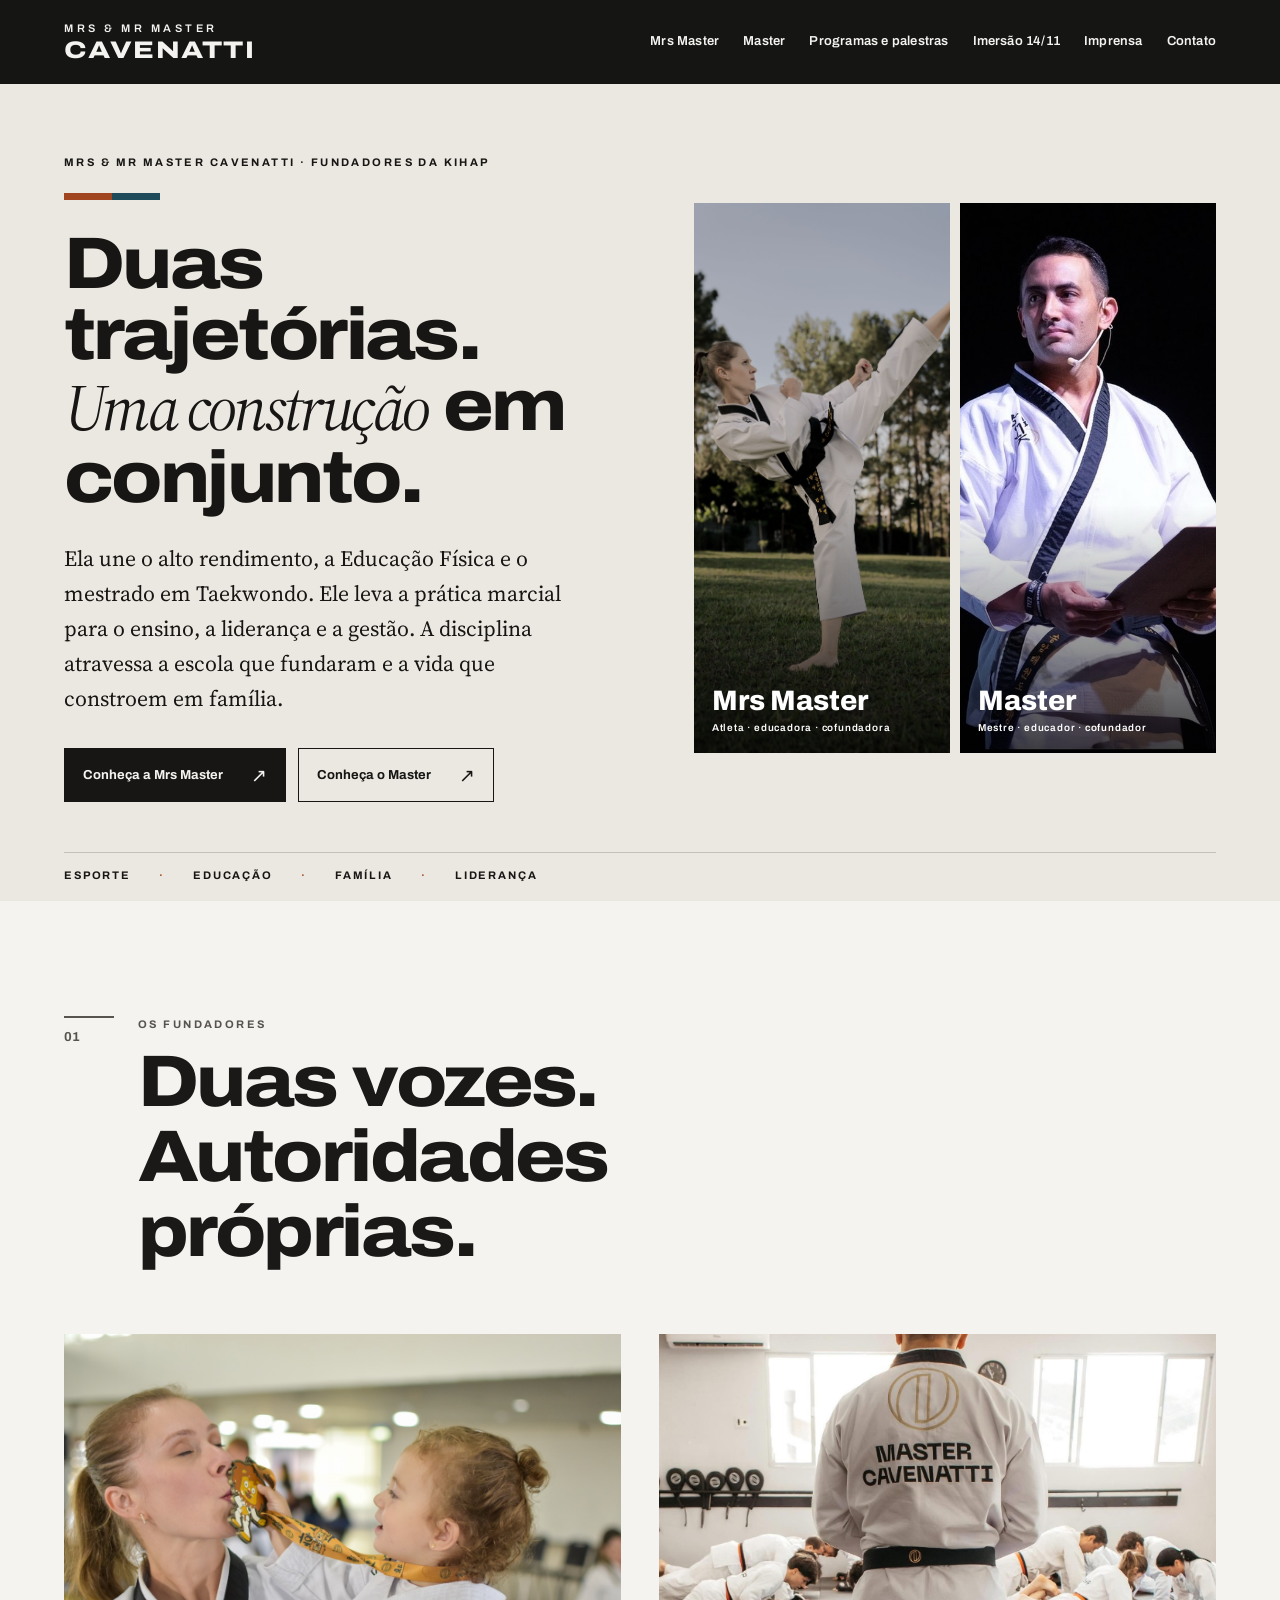
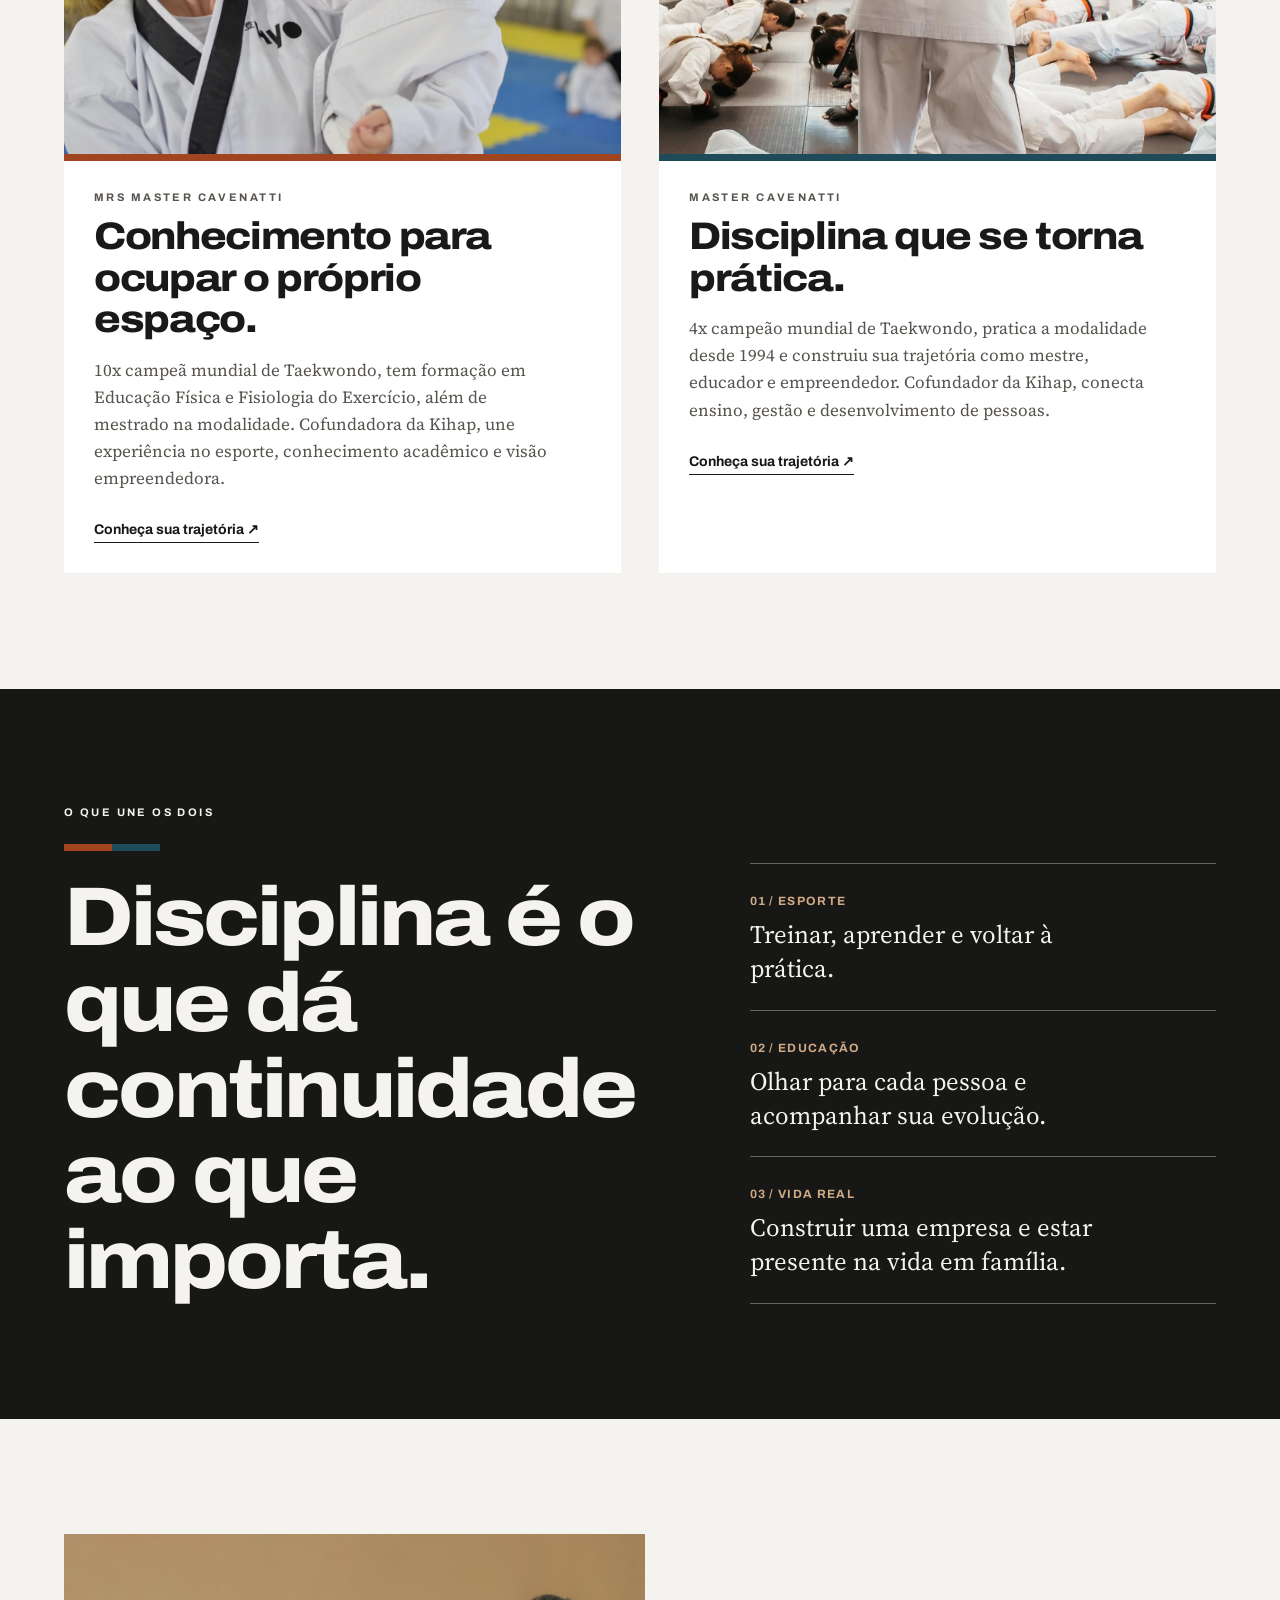
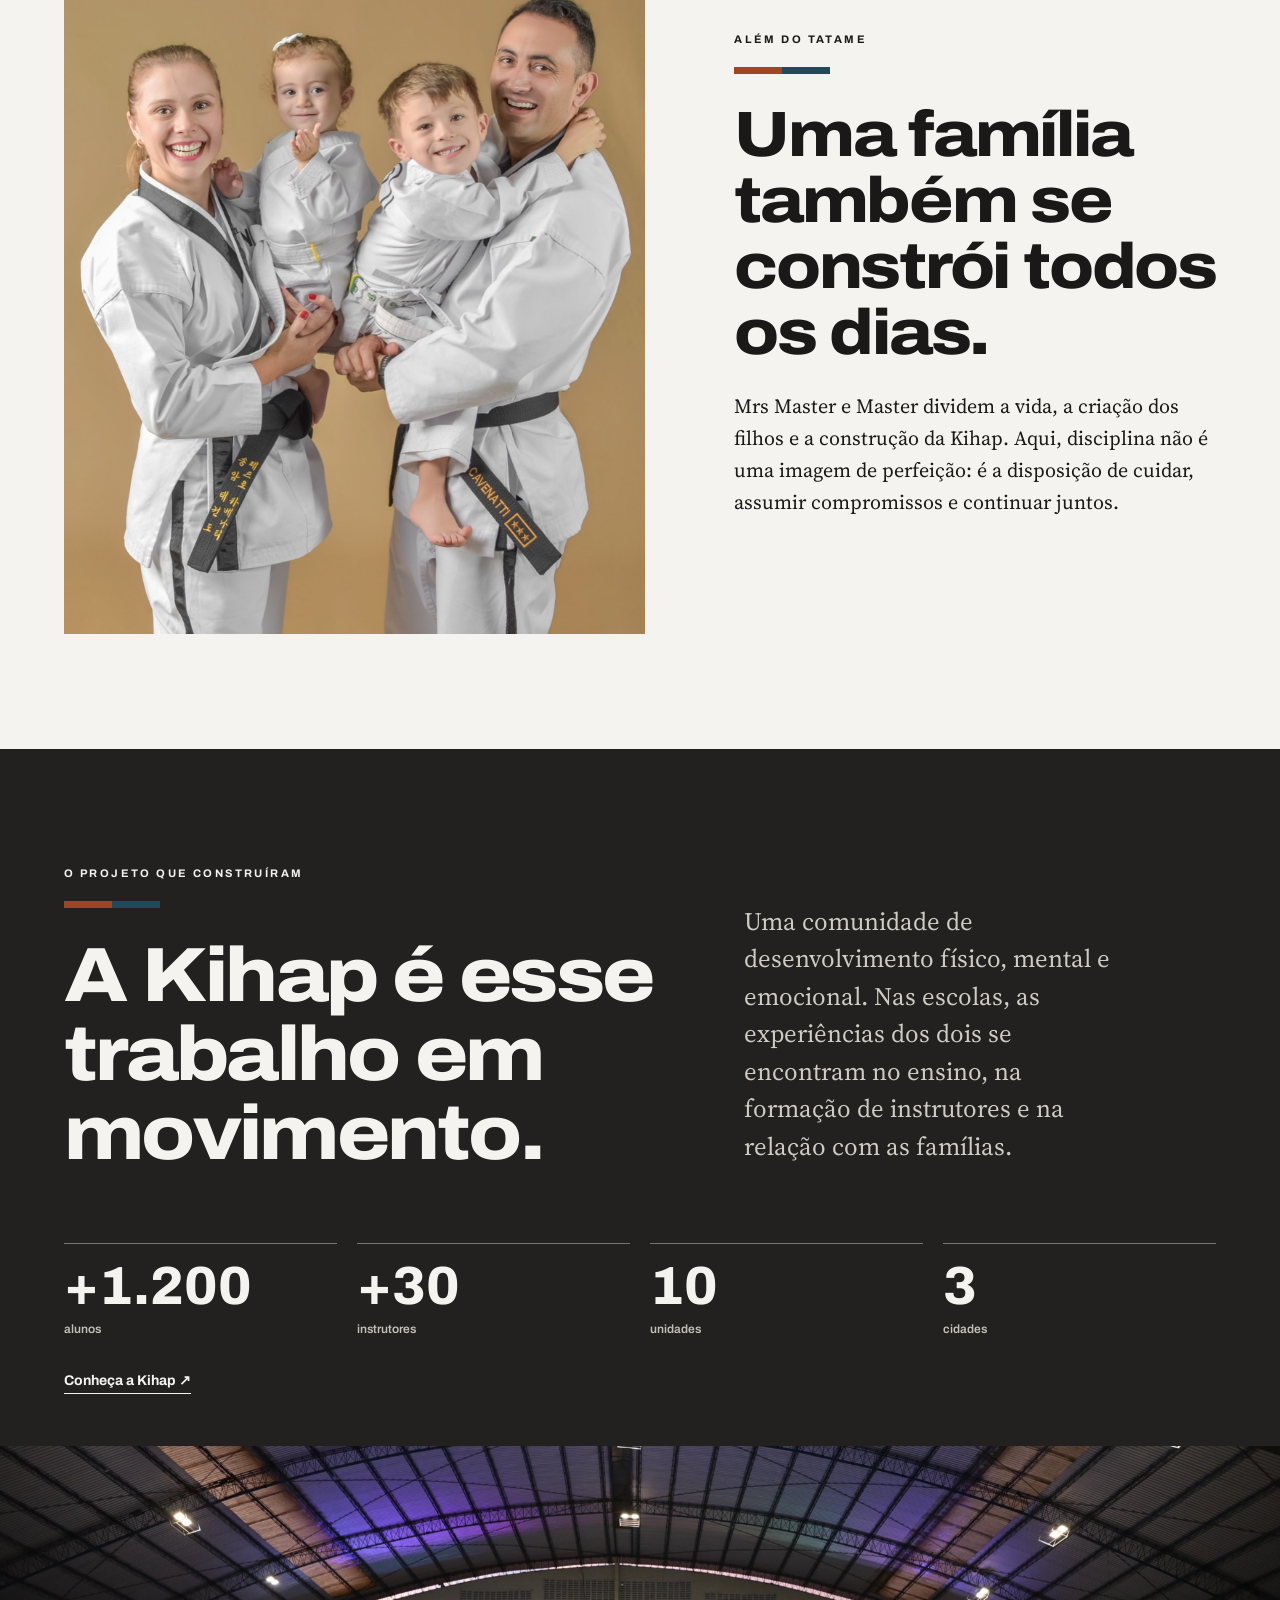
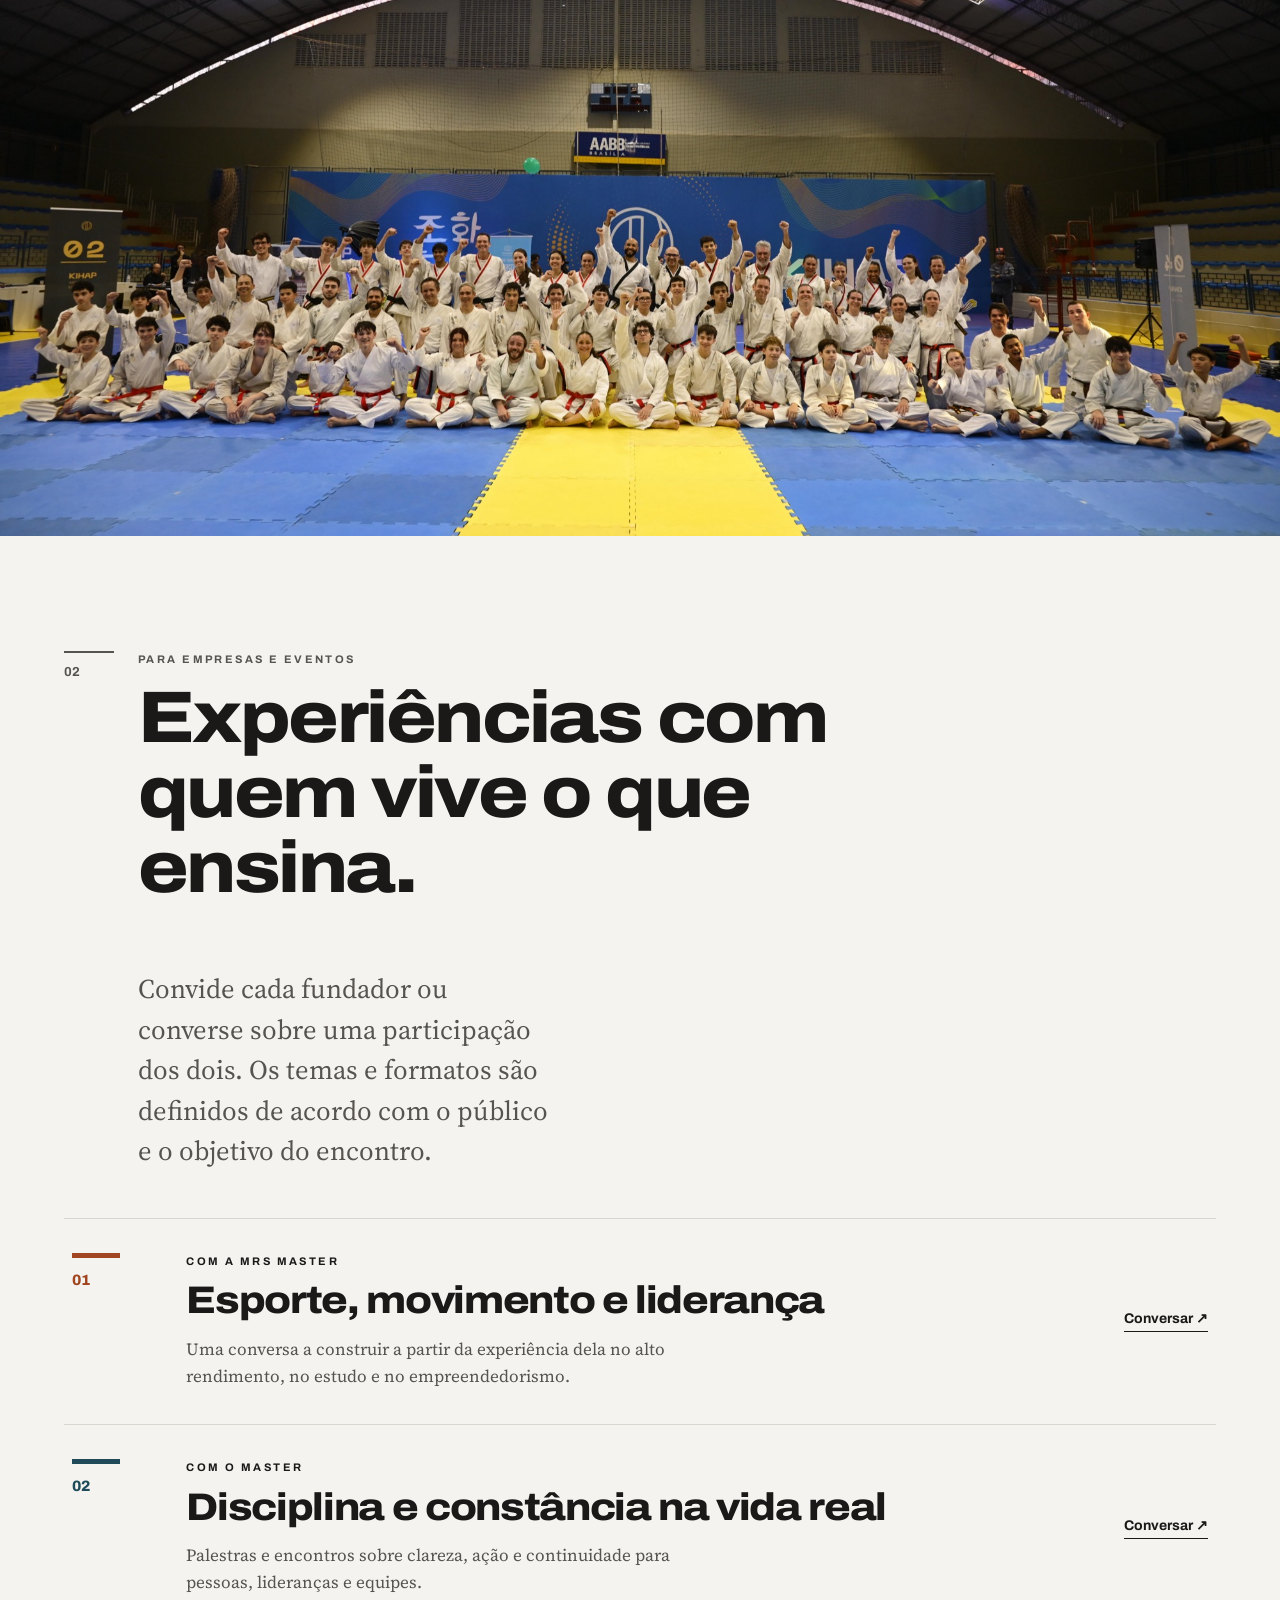
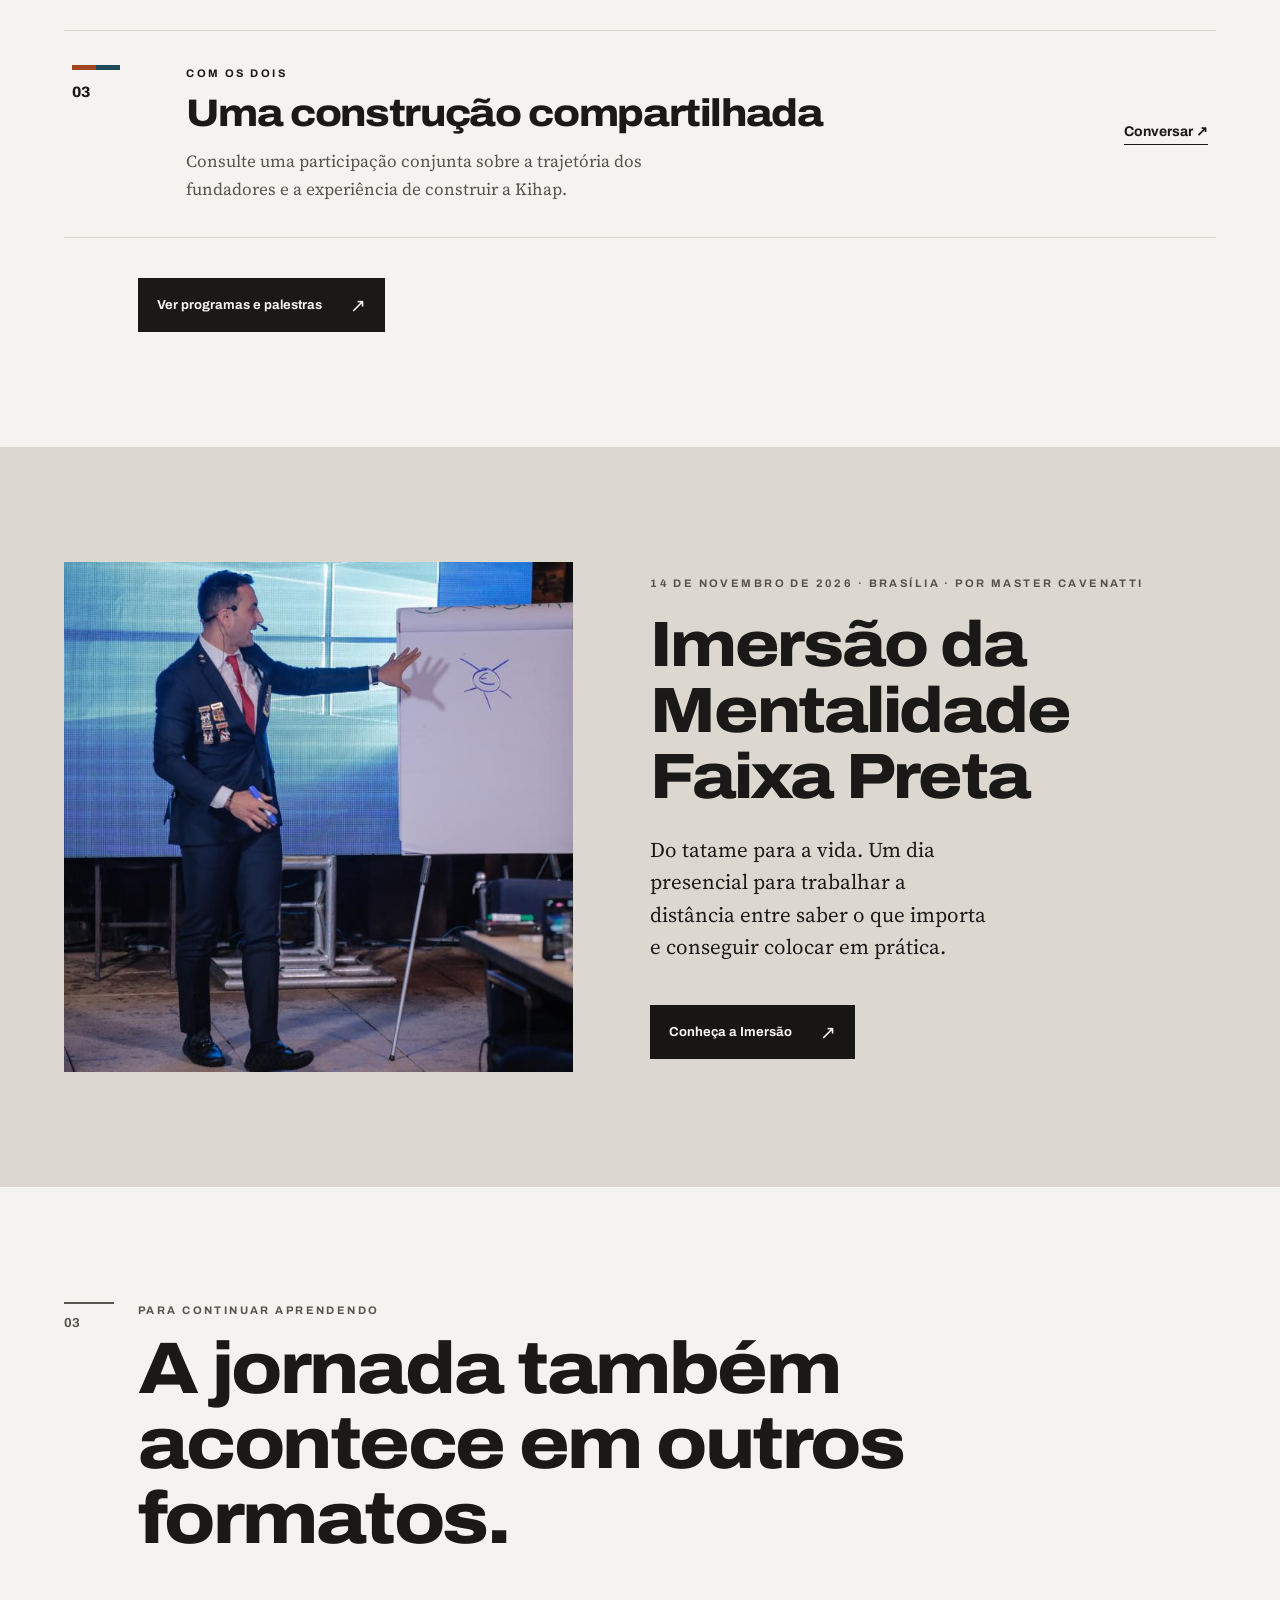
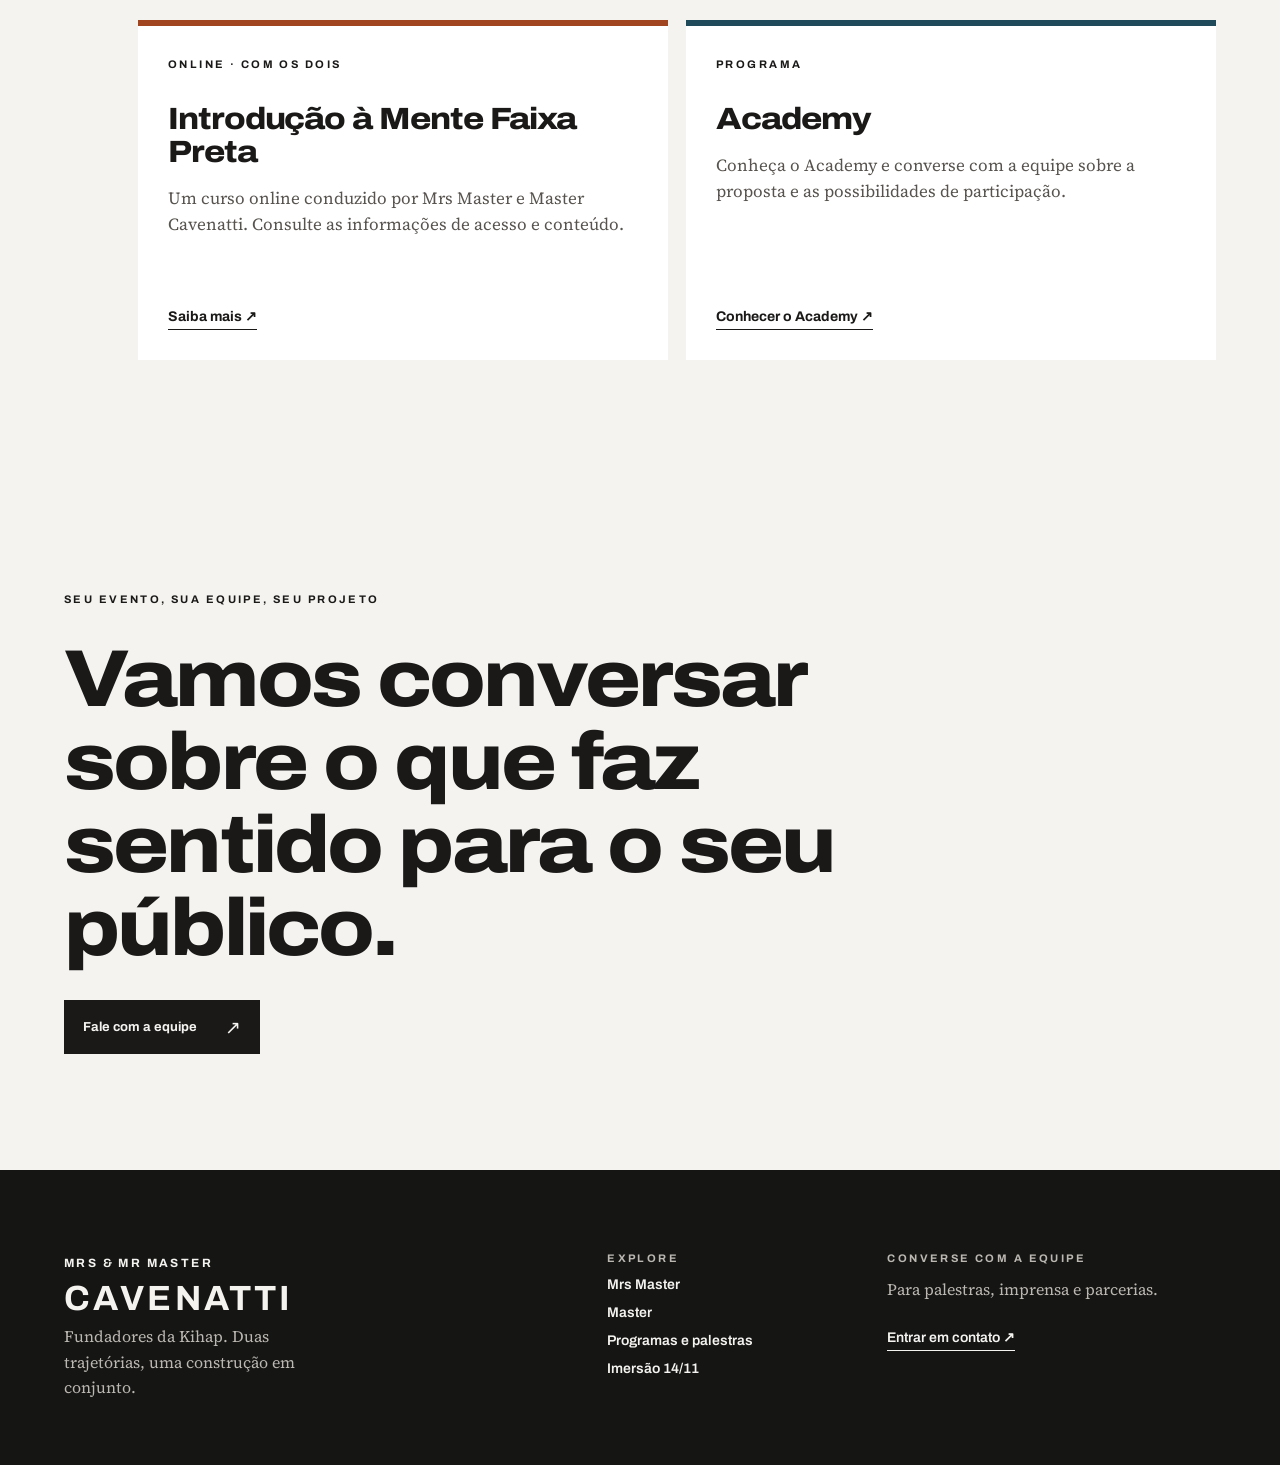
<file: public/index.html>
<!doctype html>
<html lang="pt-BR">
<head>
<meta charset="utf-8">
<meta name="viewport" content="width=device-width, initial-scale=1">
<title>Mrs &amp; Mr Master Cavenatti · Fundadores da Kihap</title>
<meta name="description" content="As trajetórias de Mrs Master e Master Cavenatti, fundadores da Kihap. Programas, palestras e parcerias.">
<link rel="preconnect" href="https://fonts.googleapis.com">
<link rel="preconnect" href="https://fonts.gstatic.com" crossorigin>
<link rel="stylesheet" href="https://fonts.googleapis.com/css2?family=Archivo:wdth,wght@62..125,400..900&family=Source+Serif+4:ital,opsz,wght@0,8..60,400..600;1,8..60,400&display=swap">
<link rel="stylesheet" href="./css/tokens.css?v=1793108234">
<link rel="stylesheet" href="./css/componentes.css?v=1793108234">
<link rel="stylesheet" href="./css/site.css?v=1793108234">
<link rel="stylesheet" href="./css/moderno.css?v=1793108234">
<link rel="stylesheet" href="./css/editorial.css?v=1793108234">
</head>
<body class="cv home ed-site">
<a class="pulo" href="#principal">Ir para o conteúdo</a>
<header class="topo ed-topo"><div class="in">
  <a class="wmb" href="./index.html" aria-label="Mrs &amp; Mr Master Cavenatti, página inicial"><span class="pre">Mrs &amp; Mr Master</span><span class="wm">CAVENATTI</span></a>
  <button class="menu-btn" type="button" aria-expanded="false" aria-controls="nav">Menu</button>
  <nav class="nav" id="nav" aria-label="Principal"><a href="./fernanda/index.html">Mrs Master</a>
<a href="./master/index.html">Master</a>
<a href="./programas/index.html">Programas e palestras</a>
<a href="./imersao/index.html">Imersão 14/11</a>
<a href="./imprensa/index.html">Imprensa</a>
<a href="./contato/index.html">Contato</a></nav>
</div></header>
<main id="principal">
<section class="ed-home-hero" aria-labelledby="home-title">
  <div class="ed-home-intro in">
    <div class="ed-home-copy">
      <p class="ed-eyebrow">Mrs &amp; Mr Master Cavenatti · Fundadores da Kihap</p>
      <span class="ed-faixa ed-faixa-dupla" aria-hidden="true"></span>
      <h1 id="home-title">Duas trajetórias.<br><em>Uma construção</em> em conjunto.</h1>
      <p class="ed-lead">Ela une o alto rendimento, a Educação Física e o mestrado em Taekwondo. Ele leva a prática marcial para o ensino, a liderança e a gestão. A disciplina atravessa a escola que fundaram e a vida que constroem em família.</p>
      <div class="ed-actions"><a class="ed-button" href="./fernanda/index.html">Conheça a Mrs Master<span aria-hidden="true">↗</span></a><a class="ed-button ed-button-outline" href="./master/index.html">Conheça o Master<span aria-hidden="true">↗</span></a></div>
    </div>
    <div class="ed-home-portraits">
      <figure class="ed-portrait ed-portrait-fer"><img class="" src="./img/hero-fernanda.jpg" alt="Mrs Master Cavenatti praticando Taekwondo em área externa" loading="eager"><figcaption>Mrs Master <span>Atleta · educadora · cofundadora</span></figcaption></figure>
      <figure class="ed-portrait ed-portrait-mas"><img class="" src="./img/master_cavenatti.jpeg" alt="Master Cavenatti com uniforme de Taekwondo" loading="eager"><figcaption>Master <span>Mestre · educador · cofundador</span></figcaption></figure>
    </div>
  </div>
  <div class="ed-home-hero-bottom in"><span>Esporte</span><span>Educação</span><span>Família</span><span>Liderança</span></div>
</section>

<section class="ed-founders ed-section in" aria-labelledby="fundadores-title">
  <div class="ed-section-head"><span class="ed-index">01</span><div><p class="ed-eyebrow">Os fundadores</p><h2 id="fundadores-title">Duas vozes. Autoridades próprias.</h2></div></div>
  <div class="ed-founder-grid">
    <article class="ed-founder ed-founder-fer">
      <div class="ed-founder-image"><img class="" src="./img/fernanda-medalha.jpg" alt="Mrs Master Cavenatti com a filha e uma medalha de Taekwondo" loading="lazy"></div>
      <div class="ed-founder-body"><p class="ed-eyebrow">Mrs Master Cavenatti</p><h3>Conhecimento para ocupar o próprio espaço.</h3><p>10x campeã mundial de Taekwondo, tem formação em Educação Física e Fisiologia do Exercício, além de mestrado na modalidade. Cofundadora da Kihap, une experiência no esporte, conhecimento acadêmico e visão empreendedora.</p><a class="ed-text-link" href="./fernanda/index.html">Conheça sua trajetória ↗</a></div>
    </article>
    <article class="ed-founder ed-founder-mas">
      <div class="ed-founder-image"><img class="" src="./img/master-em-aula.jpg" alt="Master Cavenatti conduzindo uma aula de Taekwondo" loading="lazy"></div>
      <div class="ed-founder-body"><p class="ed-eyebrow">Master Cavenatti</p><h3>Disciplina que se torna prática.</h3><p>4x campeão mundial de Taekwondo, pratica a modalidade desde 1994 e construiu sua trajetória como mestre, educador e empreendedor. Cofundador da Kihap, conecta ensino, gestão e desenvolvimento de pessoas.</p><a class="ed-text-link" href="./master/index.html">Conheça sua trajetória ↗</a></div>
    </article>
  </div>
</section>

<section class="ed-thesis ed-section" aria-labelledby="thesis-title"><div class="in ed-thesis-grid">
  <div><p class="ed-eyebrow">O que une os dois</p><span class="ed-faixa ed-faixa-dupla" aria-hidden="true"></span><h2 id="thesis-title">Disciplina é o que dá continuidade ao que importa.</h2></div>
  <div class="ed-thesis-lines">
    <div><span>01 / Esporte</span><p>Treinar, aprender e voltar à prática.</p></div>
    <div><span>02 / Educação</span><p>Olhar para cada pessoa e acompanhar sua evolução.</p></div>
    <div><span>03 / Vida real</span><p>Construir uma empresa e estar presente na vida em família.</p></div>
  </div>
</div></section>

<section class="ed-family ed-section in" aria-labelledby="family-title">
  <div class="ed-family-photo"><img class="" src="./img/familia-estudio.jpg" alt="Mrs Master e Master Cavenatti com Benício e Serena" loading="lazy"></div>
  <div class="ed-family-copy"><p class="ed-eyebrow">Além do tatame</p><span class="ed-faixa ed-faixa-dupla" aria-hidden="true"></span><h2 id="family-title">Uma família também se constrói todos os dias.</h2><p>Mrs Master e Master dividem a vida, a criação dos filhos e a construção da Kihap. Aqui, disciplina não é uma imagem de perfeição: é a disposição de cuidar, assumir compromissos e continuar juntos.</p></div>
</section>

<section class="ed-kihap ed-section" aria-labelledby="kihap-title"><div class="in">
  <div class="ed-kihap-top"><div><p class="ed-eyebrow">O projeto que construíram</p><span class="ed-faixa ed-faixa-dupla" aria-hidden="true"></span><h2 id="kihap-title">A Kihap é esse trabalho em movimento.</h2></div><p>Uma comunidade de desenvolvimento físico, mental e emocional. Nas escolas, as experiências dos dois se encontram no ensino, na formação de instrutores e na relação com as famílias.</p></div>
  <div class="ed-stats"><div><strong>+1.200</strong><span>alunos</span></div><div><strong>+30</strong><span>instrutores</span></div><div><strong>10</strong><span>unidades</span></div><div><strong>3</strong><span>cidades</span></div></div>
  <a class="ed-text-link" href="https://kihap.com.br" target="_blank" rel="noopener noreferrer">Conheça a Kihap ↗</a>
</div><div class="ed-kihap-image"><img class="" src="./img/kihap-comunidade.jpg" alt="Comunidade Kihap reunida em um evento de artes marciais" loading="lazy"></div></section>

<section class="ed-offers ed-section in" aria-labelledby="offers-title">
  <div class="ed-section-head"><span class="ed-index">02</span><div><p class="ed-eyebrow">Para empresas e eventos</p><h2 id="offers-title">Experiências com quem vive o que ensina.</h2></div></div>
  <p class="ed-section-intro">Convide cada fundador ou converse sobre uma participação dos dois. Os temas e formatos são definidos de acordo com o público e o objetivo do encontro.</p>
  <div class="ed-offer-list">
    <article><span class="ed-offer-mark ed-fer-mark">01</span><div><p class="ed-eyebrow">Com a Mrs Master</p><h3>Esporte, movimento e liderança</h3><p>Uma conversa a construir a partir da experiência dela no alto rendimento, no estudo e no empreendedorismo.</p></div><a href="./contato/index.html?assunto=Palestra%20com%20a%20Mrs%20Master" aria-label="Conversar sobre participação da Mrs Master">Conversar ↗</a></article>
    <article><span class="ed-offer-mark ed-mas-mark">02</span><div><p class="ed-eyebrow">Com o Master</p><h3>Disciplina e constância na vida real</h3><p>Palestras e encontros sobre clareza, ação e continuidade para pessoas, lideranças e equipes.</p></div><a href="./contato/index.html?assunto=Palestra%20com%20o%20Master" aria-label="Conversar sobre palestra com o Master">Conversar ↗</a></article>
    <article><span class="ed-offer-mark ed-duo-mark">03</span><div><p class="ed-eyebrow">Com os dois</p><h3>Uma construção compartilhada</h3><p>Consulte uma participação conjunta sobre a trajetória dos fundadores e a experiência de construir a Kihap.</p></div><a href="./contato/index.html?assunto=Participa%C3%A7%C3%A3o%20dos%20dois" aria-label="Conversar sobre participação dos dois">Conversar ↗</a></article>
  </div>
  <div class="ed-actions"><a class="ed-button" href="./programas/index.html">Ver programas e palestras<span aria-hidden="true">↗</span></a></div>
</section>

<section class="ed-event ed-section" aria-labelledby="event-title"><div class="in ed-event-grid">
  <div class="ed-event-image"><img class="" src="./imersao/master-palestra.jpg" alt="Master Cavenatti apresentando uma ideia diante de uma plateia" loading="lazy"></div>
  <div class="ed-event-copy"><p class="ed-eyebrow">14 de novembro de 2026 · Brasília · por Master Cavenatti</p><h2 id="event-title">Imersão da Mentalidade Faixa Preta</h2><p>Do tatame para a vida. Um dia presencial para trabalhar a distância entre saber o que importa e conseguir colocar em prática.</p><a class="ed-button" href="./imersao/index.html">Conheça a Imersão<span aria-hidden="true">↗</span></a></div>
</div></section>

<section class="ed-products ed-section in" aria-labelledby="home-products-title">
  <div class="ed-section-head"><span class="ed-index">03</span><div><p class="ed-eyebrow">Para continuar aprendendo</p><h2 id="home-products-title">A jornada também acontece em outros formatos.</h2></div></div>
  <div class="ed-product-grid">
    <article><p class="ed-eyebrow">Online · com os dois</p><h3>Introdução à Mente Faixa Preta</h3><p>Um curso online conduzido por Mrs Master e Master Cavenatti. Consulte as informações de acesso e conteúdo.</p><a class="ed-text-link" href="./contato/index.html?assunto=Introdu%C3%A7%C3%A3o%20%C3%A0%20Mente%20Faixa%20Preta">Saiba mais ↗</a></article>
    <article><p class="ed-eyebrow">Programa</p><h3>Academy</h3><p>Conheça o Academy e converse com a equipe sobre a proposta e as possibilidades de participação.</p><a class="ed-text-link" href="./contato/index.html?assunto=Academy">Conhecer o Academy ↗</a></article>
  </div>
</section>

<section class="ed-close ed-section in"><p class="ed-eyebrow">Seu evento, sua equipe, seu projeto</p><h2>Vamos conversar sobre o que faz sentido para o seu público.</h2><a class="ed-button" href="./contato/index.html">Fale com a equipe<span aria-hidden="true">↗</span></a></section>
<aside class="ed-floating-cta" id="floating-imersao" aria-label="Destaque da Imersão" aria-hidden="true">
  <div class="ed-floating-inner">
    <button class="ed-floating-close" id="close-floating-cta" type="button" aria-label="Fechar aviso">×</button>
    <div class="ed-floating-tag">14 NOV · BRASÍLIA</div>
    <div class="ed-floating-body">
      <h3 class="ed-floating-title">Imersão Mente Faixa Preta</h3>
      <p class="ed-floating-desc">Do tatame para a vida com Master Cavenatti.</p>
    </div>
    <a class="ed-floating-btn" href="./imersao/index.html#inscricao">
      <span>Garantir vaga</span>
      <span aria-hidden="true">↗</span>
    </a>
  </div>
</aside>
</main>
<footer class="ed-footer"><div class="in ed-footer-grid">
  <div><span class="ed-footer-brand">MRS &amp; MR MASTER<br><strong>CAVENATTI</strong></span><p>Fundadores da Kihap. Duas trajetórias, uma construção em conjunto.</p></div>
  <div><p class="ed-eyebrow">Explore</p><a href="./fernanda/index.html">Mrs Master</a><a href="./master/index.html">Master</a><a href="./programas/index.html">Programas e palestras</a><a href="./imersao/index.html">Imersão 14/11</a></div>
  <div><p class="ed-eyebrow">Converse com a equipe</p><p>Para palestras, imprensa e parcerias.</p><a class="ed-footer-contact" href="./contato/index.html">Entrar em contato ↗</a></div>
</div></footer>
<script src="./js/site.js?v=1793108234" defer></script>
</body></html>
</file>
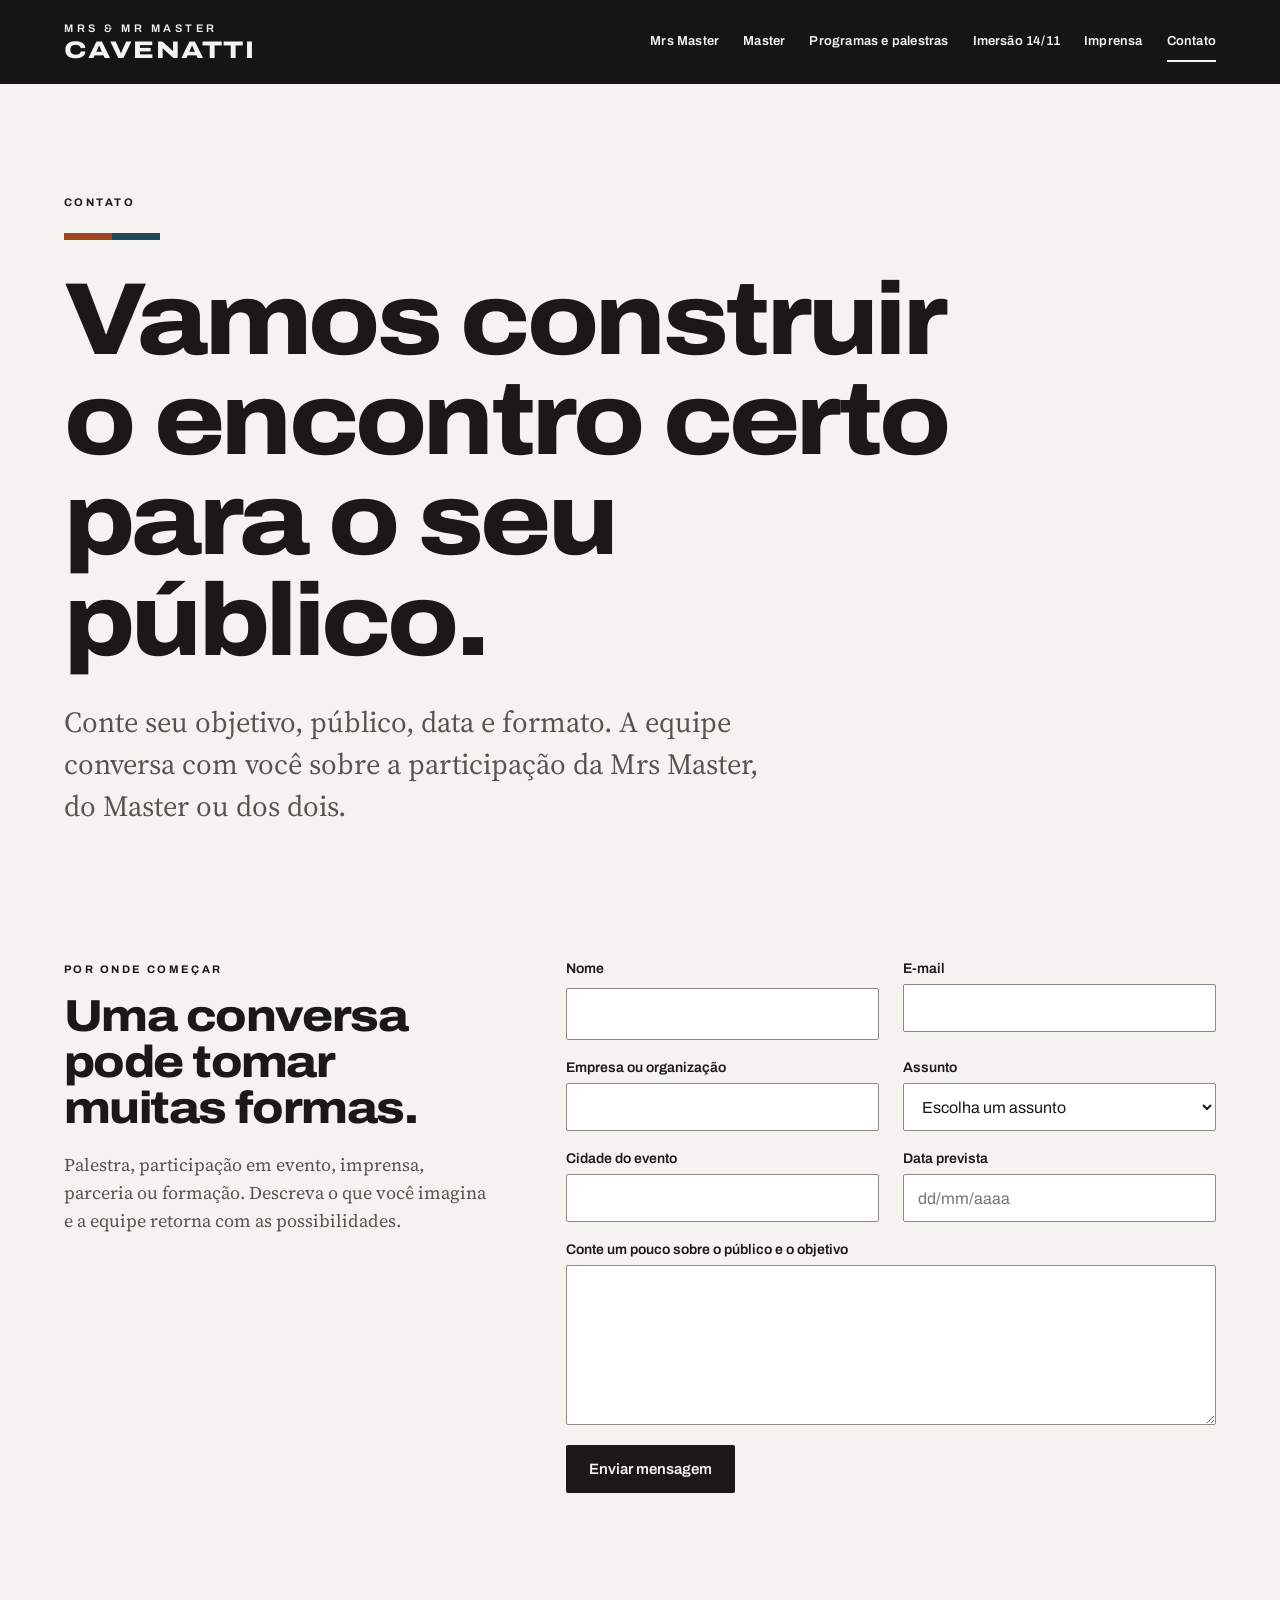
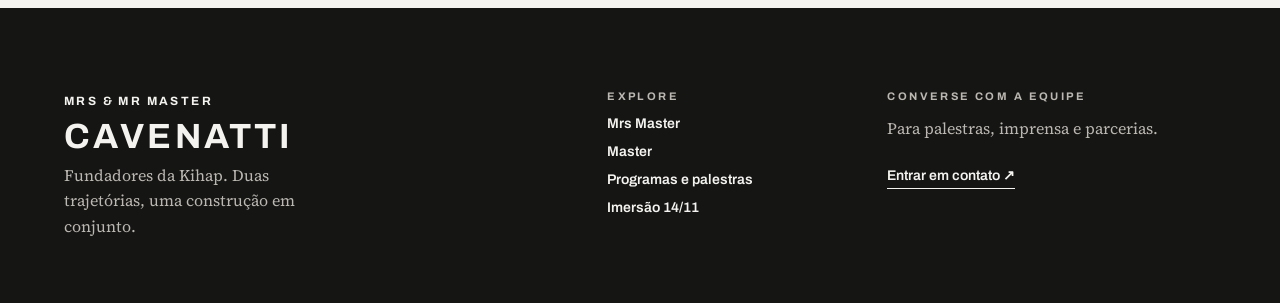
<file: public/contato/index.html>
<!doctype html>
<html lang="pt-BR">
<head>
<meta charset="utf-8">
<meta name="viewport" content="width=device-width, initial-scale=1">
<title>Contato · Cavenatti</title>
<meta name="description" content="Converse sobre palestras, eventos, imprensa e parcerias com Mrs Master e Master Cavenatti.">
<link rel="preconnect" href="https://fonts.googleapis.com">
<link rel="preconnect" href="https://fonts.gstatic.com" crossorigin>
<link rel="stylesheet" href="https://fonts.googleapis.com/css2?family=Archivo:wdth,wght@62..125,400..900&family=Source+Serif+4:ital,opsz,wght@0,8..60,400..600;1,8..60,400&display=swap">
<link rel="stylesheet" href="../css/tokens.css?v=1793108234">
<link rel="stylesheet" href="../css/componentes.css?v=1793108234">
<link rel="stylesheet" href="../css/site.css?v=1793108234">
<link rel="stylesheet" href="../css/moderno.css?v=1793108234">
<link rel="stylesheet" href="../css/editorial.css?v=1793108234">
</head>
<body class="cv ed-site">
<a class="pulo" href="#principal">Ir para o conteúdo</a>
<header class="topo ed-topo"><div class="in">
  <a class="wmb" href="../index.html" aria-label="Mrs &amp; Mr Master Cavenatti, página inicial"><span class="pre">Mrs &amp; Mr Master</span><span class="wm">CAVENATTI</span></a>
  <button class="menu-btn" type="button" aria-expanded="false" aria-controls="nav">Menu</button>
  <nav class="nav" id="nav" aria-label="Principal"><a href="../fernanda/index.html">Mrs Master</a>
<a href="../master/index.html">Master</a>
<a href="../programas/index.html">Programas e palestras</a>
<a href="../imersao/index.html">Imersão 14/11</a>
<a href="../imprensa/index.html">Imprensa</a>
<a href="../contato/index.html" aria-current="page">Contato</a></nav>
</div></header>
<main id="principal">
<section class="ed-page-intro in"><p class="ed-eyebrow">Contato</p><span class="ed-faixa ed-faixa-dupla" aria-hidden="true"></span><h1>Vamos construir o encontro certo para o seu público.</h1><p>Conte seu objetivo, público, data e formato. A equipe conversa com você sobre a participação da Mrs Master, do Master ou dos dois.</p></section>
<section class="ed-contact ed-section in"><div class="ed-contact-aside"><p class="ed-eyebrow">Por onde começar</p><h2>Uma conversa pode tomar muitas formas.</h2><p>Palestra, participação em evento, imprensa, parceria ou formação. Descreva o que você imagina e a equipe retorna com as possibilidades.</p></div>
<form class="form" id="form-contato" novalidate data-pendente title="Pendente: configurar o canal de envio do formulário">
  <div class="cv-campo"><label for="nome">Nome</label><input id="nome" name="nome" autocomplete="name" required></div>
  <div class="cv-campo" id="campo-email"><label for="email">E-mail</label><input id="email" name="email" type="email" autocomplete="email" required aria-describedby="email-ajuda"><span class="ajuda" id="email-ajuda" aria-live="polite"></span></div>
  <div class="cv-campo"><label for="empresa">Empresa ou organização</label><input id="empresa" name="empresa" autocomplete="organization"></div>
  <div class="cv-campo"><label for="assunto">Assunto</label><select id="assunto" name="assunto"><option value="" selected>Escolha um assunto</option><option>Palestra com a Mrs Master</option><option>Palestra com o Master</option><option>Participação dos dois</option><option>Imersão da Mentalidade Faixa Preta</option><option>Introdução à Mente Faixa Preta</option><option>Academy</option><option>Programa ou formação</option><option>Imprensa</option><option>Parceria</option><option>Outro</option></select></div>
  <div class="cv-campo"><label for="cidade">Cidade do evento</label><input id="cidade" name="cidade" autocomplete="address-level2"></div>
  <div class="cv-campo"><label for="data">Data prevista</label><input id="data" name="data" placeholder="dd/mm/aaaa" inputmode="numeric"></div>
  <div class="cv-campo tudo"><label for="mensagem">Conte um pouco sobre o público e o objetivo</label><textarea id="mensagem" name="mensagem" required></textarea></div>
  <div class="acoes tudo"><button class="cv-btn primario" type="submit">Enviar mensagem</button></div>
  <p class="status ok tudo" id="status-ok" role="status" tabindex="-1" hidden>Mensagem enviada. A equipe entrará em contato.</p>
  <p class="status falha tudo" id="status-falha" role="alert" hidden></p>
</form></section>
</main>
<footer class="ed-footer"><div class="in ed-footer-grid">
  <div><span class="ed-footer-brand">MRS &amp; MR MASTER<br><strong>CAVENATTI</strong></span><p>Fundadores da Kihap. Duas trajetórias, uma construção em conjunto.</p></div>
  <div><p class="ed-eyebrow">Explore</p><a href="../fernanda/index.html">Mrs Master</a><a href="../master/index.html">Master</a><a href="../programas/index.html">Programas e palestras</a><a href="../imersao/index.html">Imersão 14/11</a></div>
  <div><p class="ed-eyebrow">Converse com a equipe</p><p>Para palestras, imprensa e parcerias.</p><a class="ed-footer-contact" href="../contato/index.html">Entrar em contato ↗</a></div>
</div></footer>
<script src="../js/config.js"></script>
<script src="../js/site.js?v=1793108234" defer></script>
</body></html>
</file>
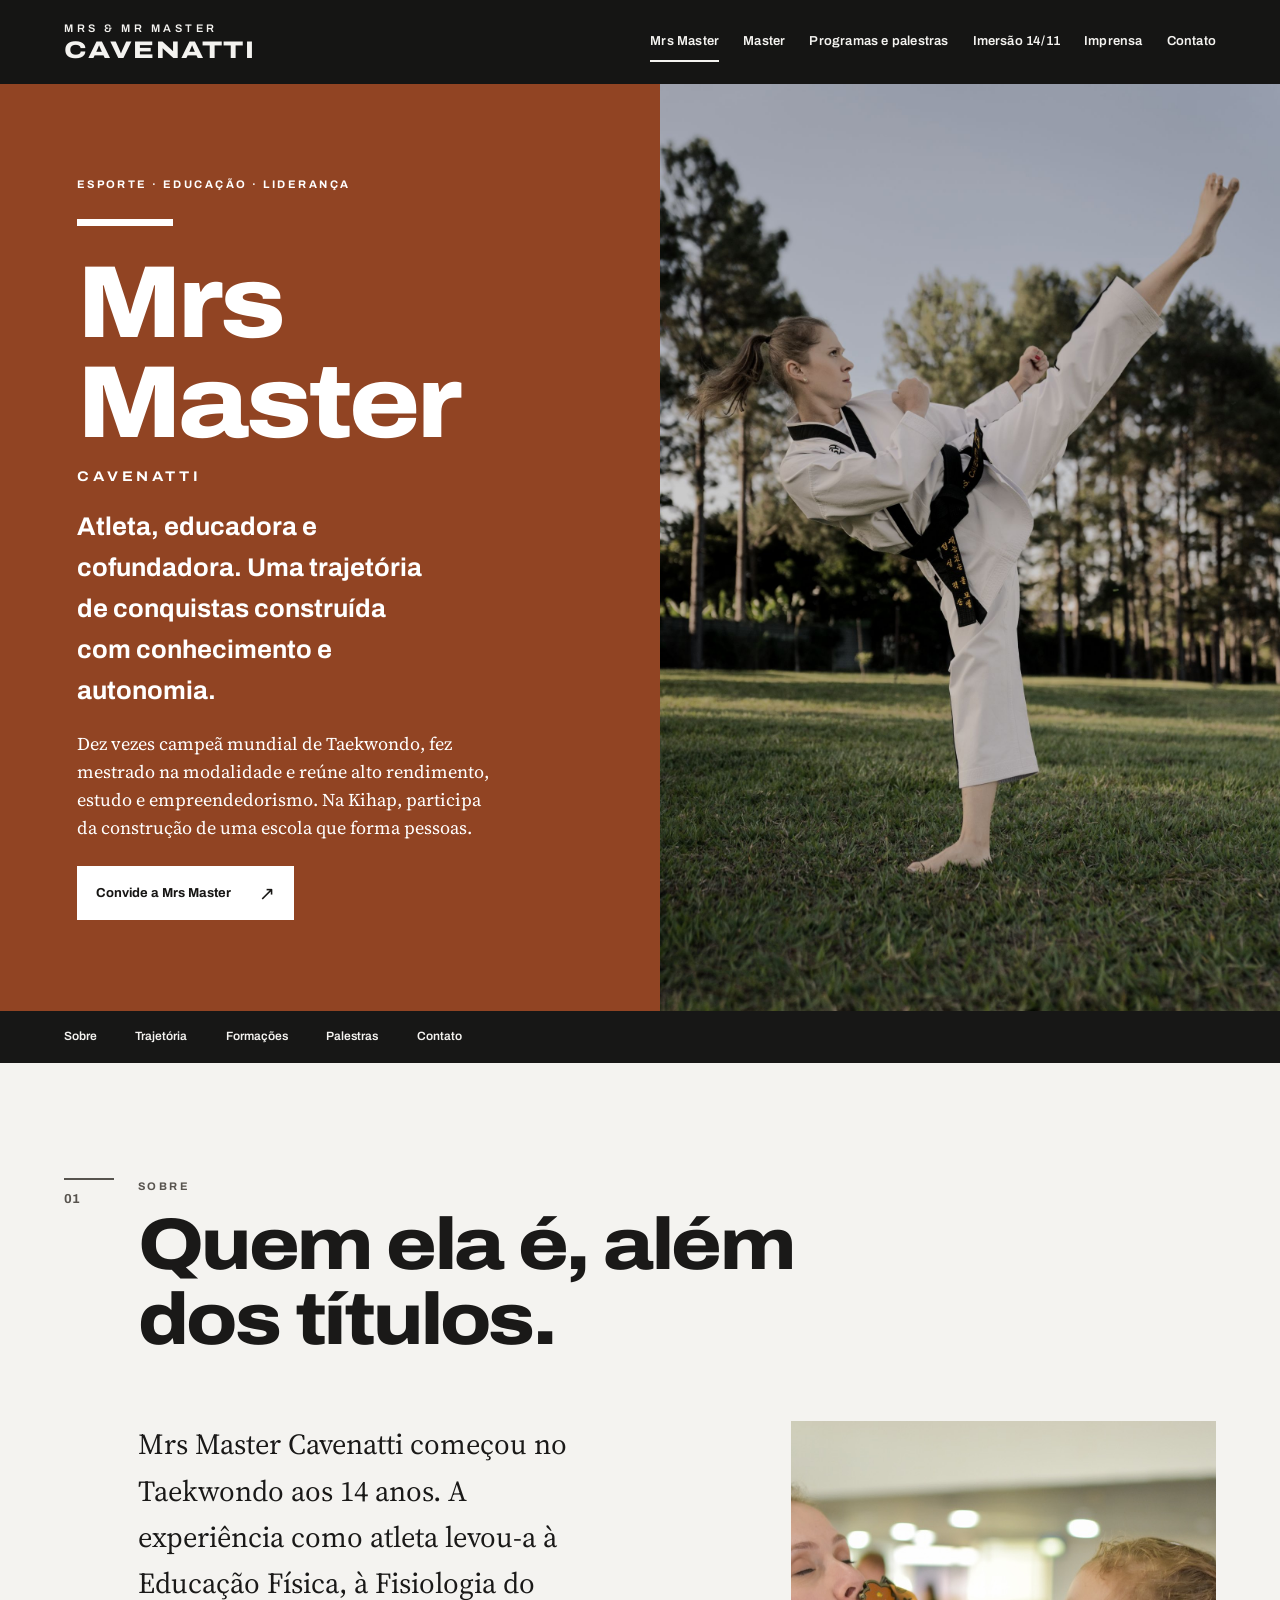
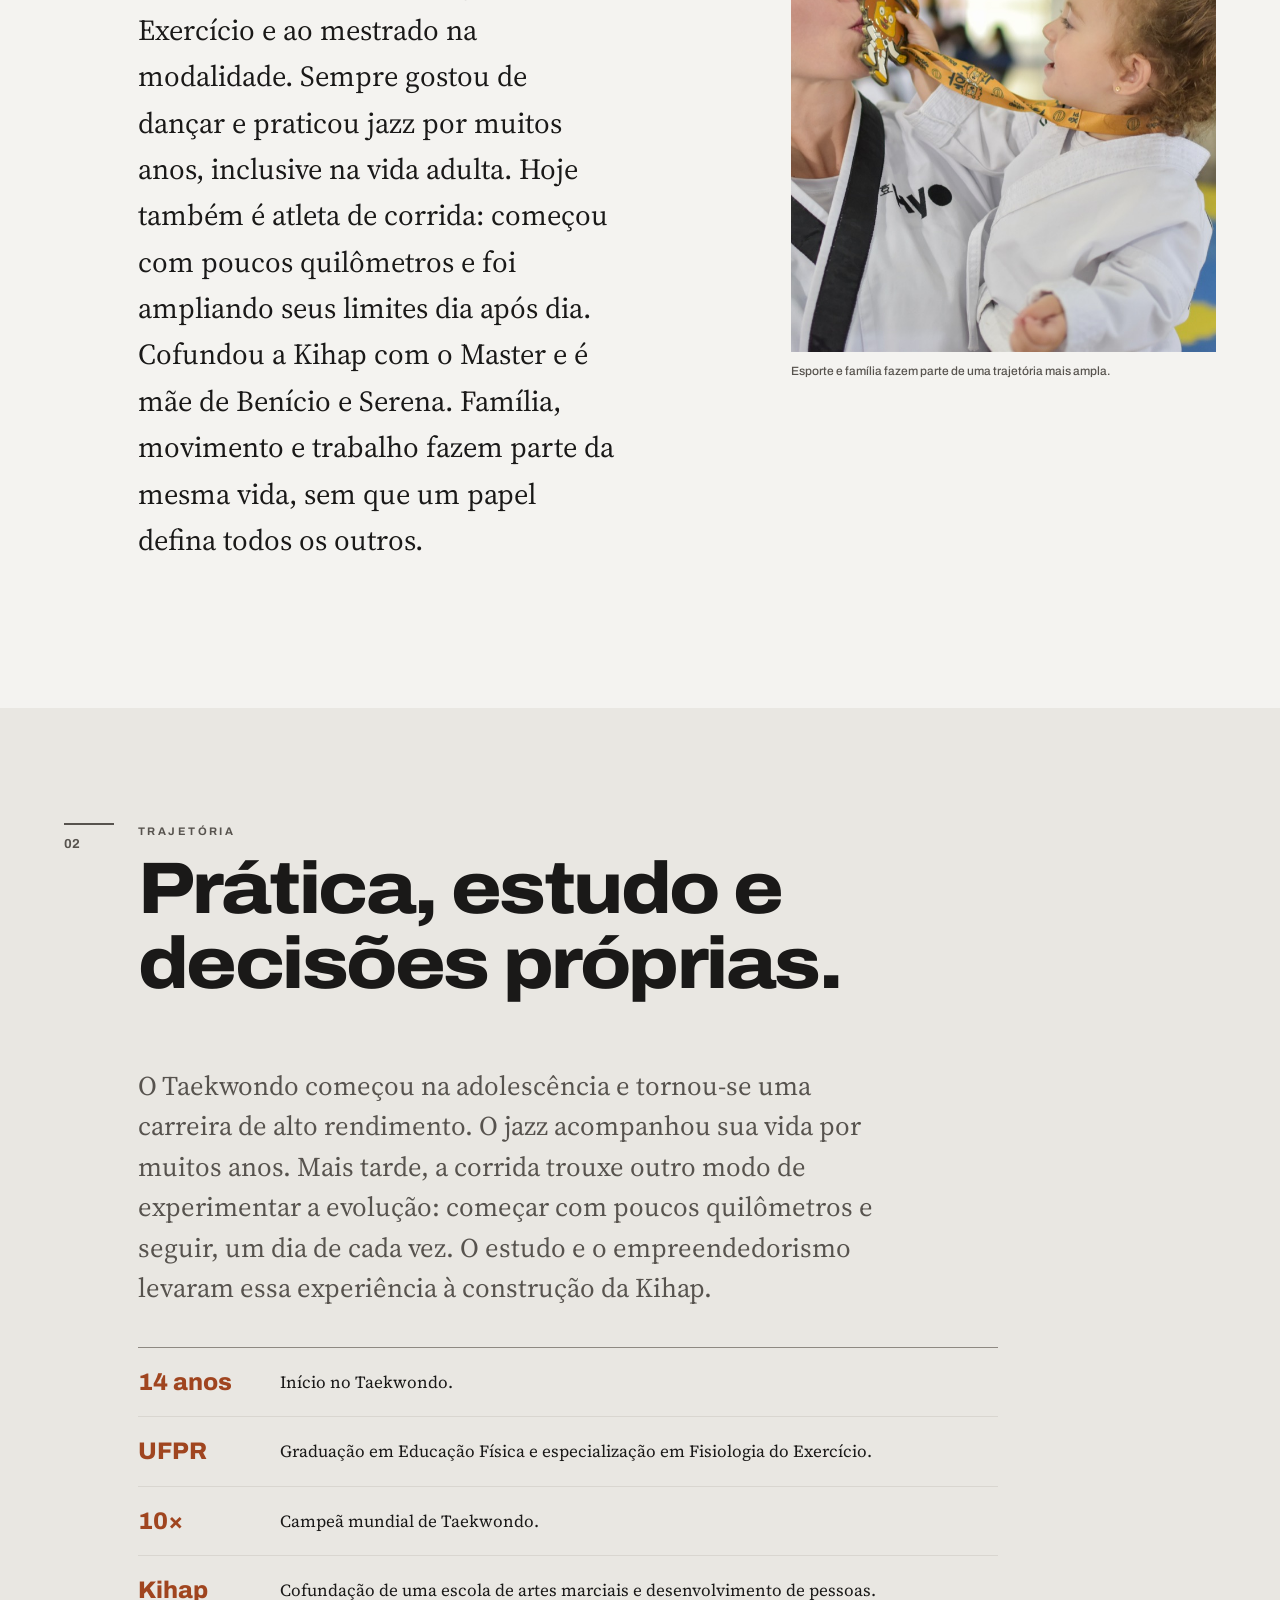
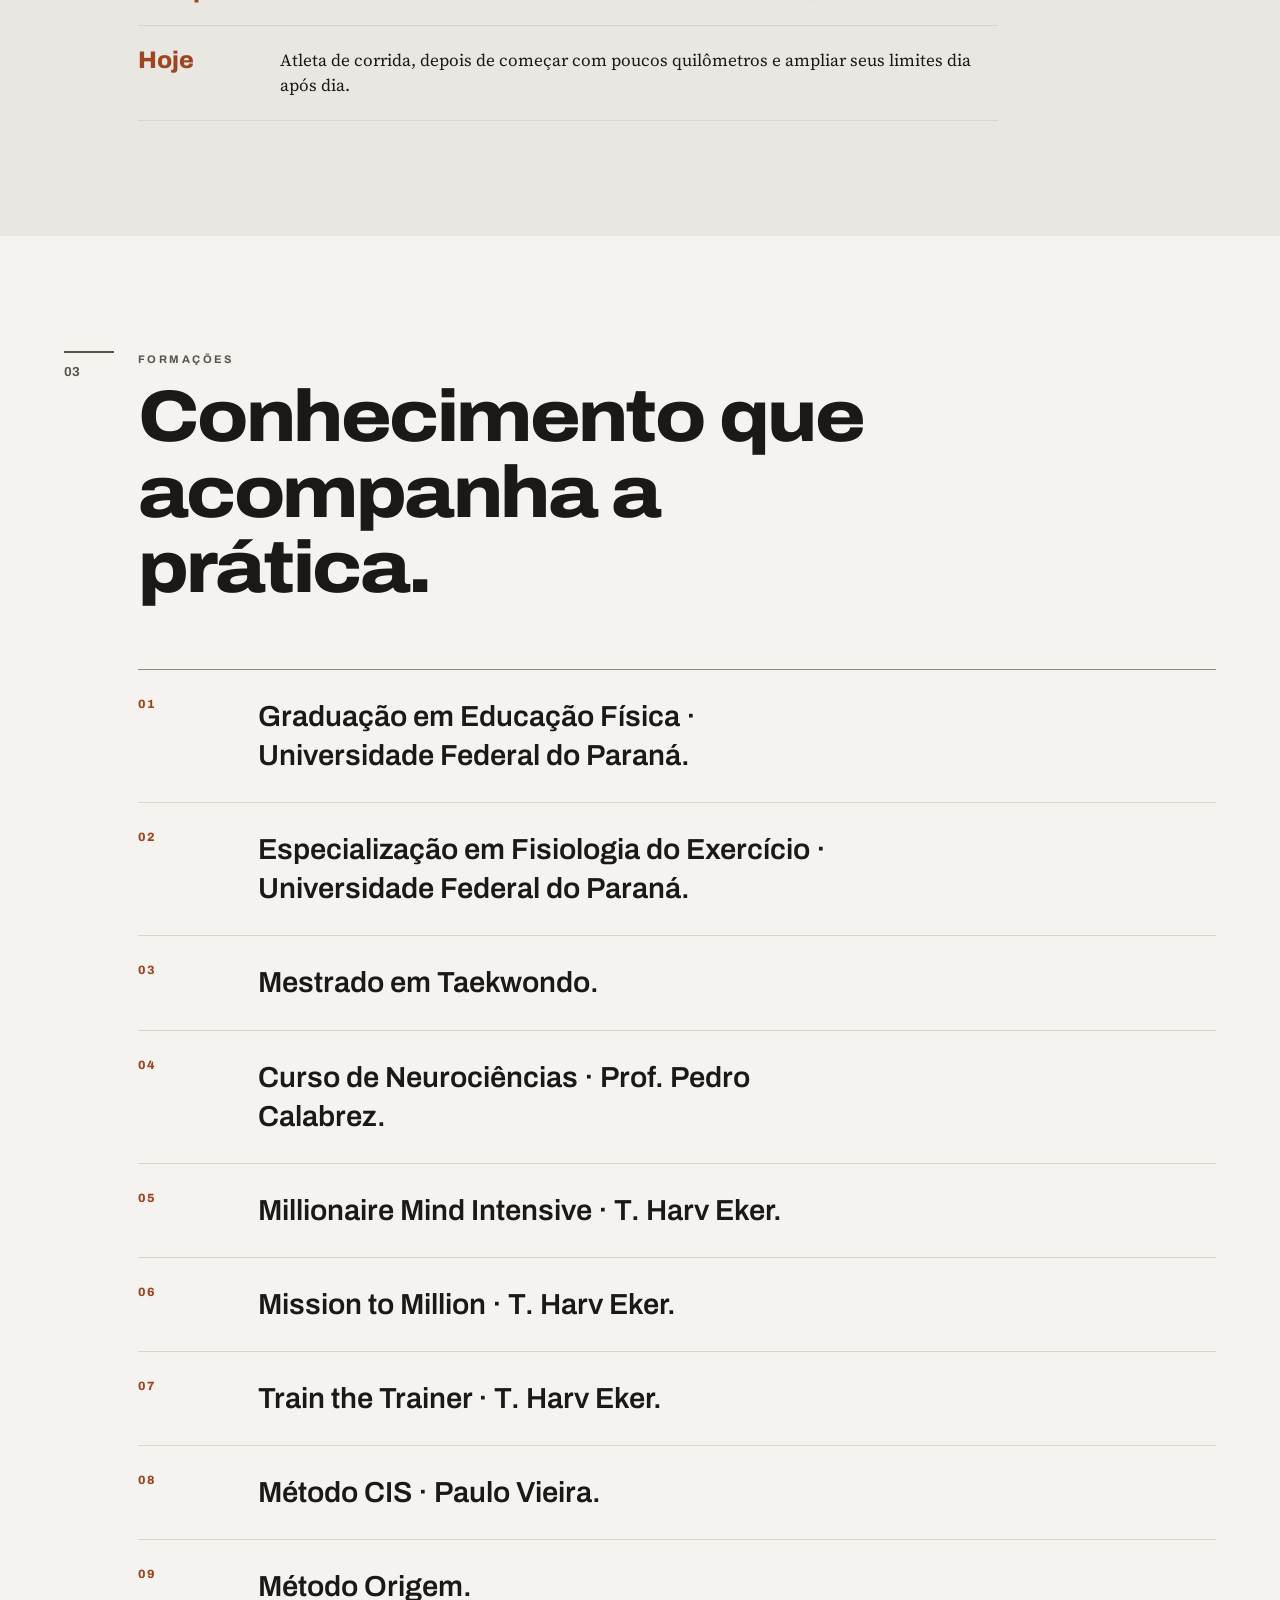
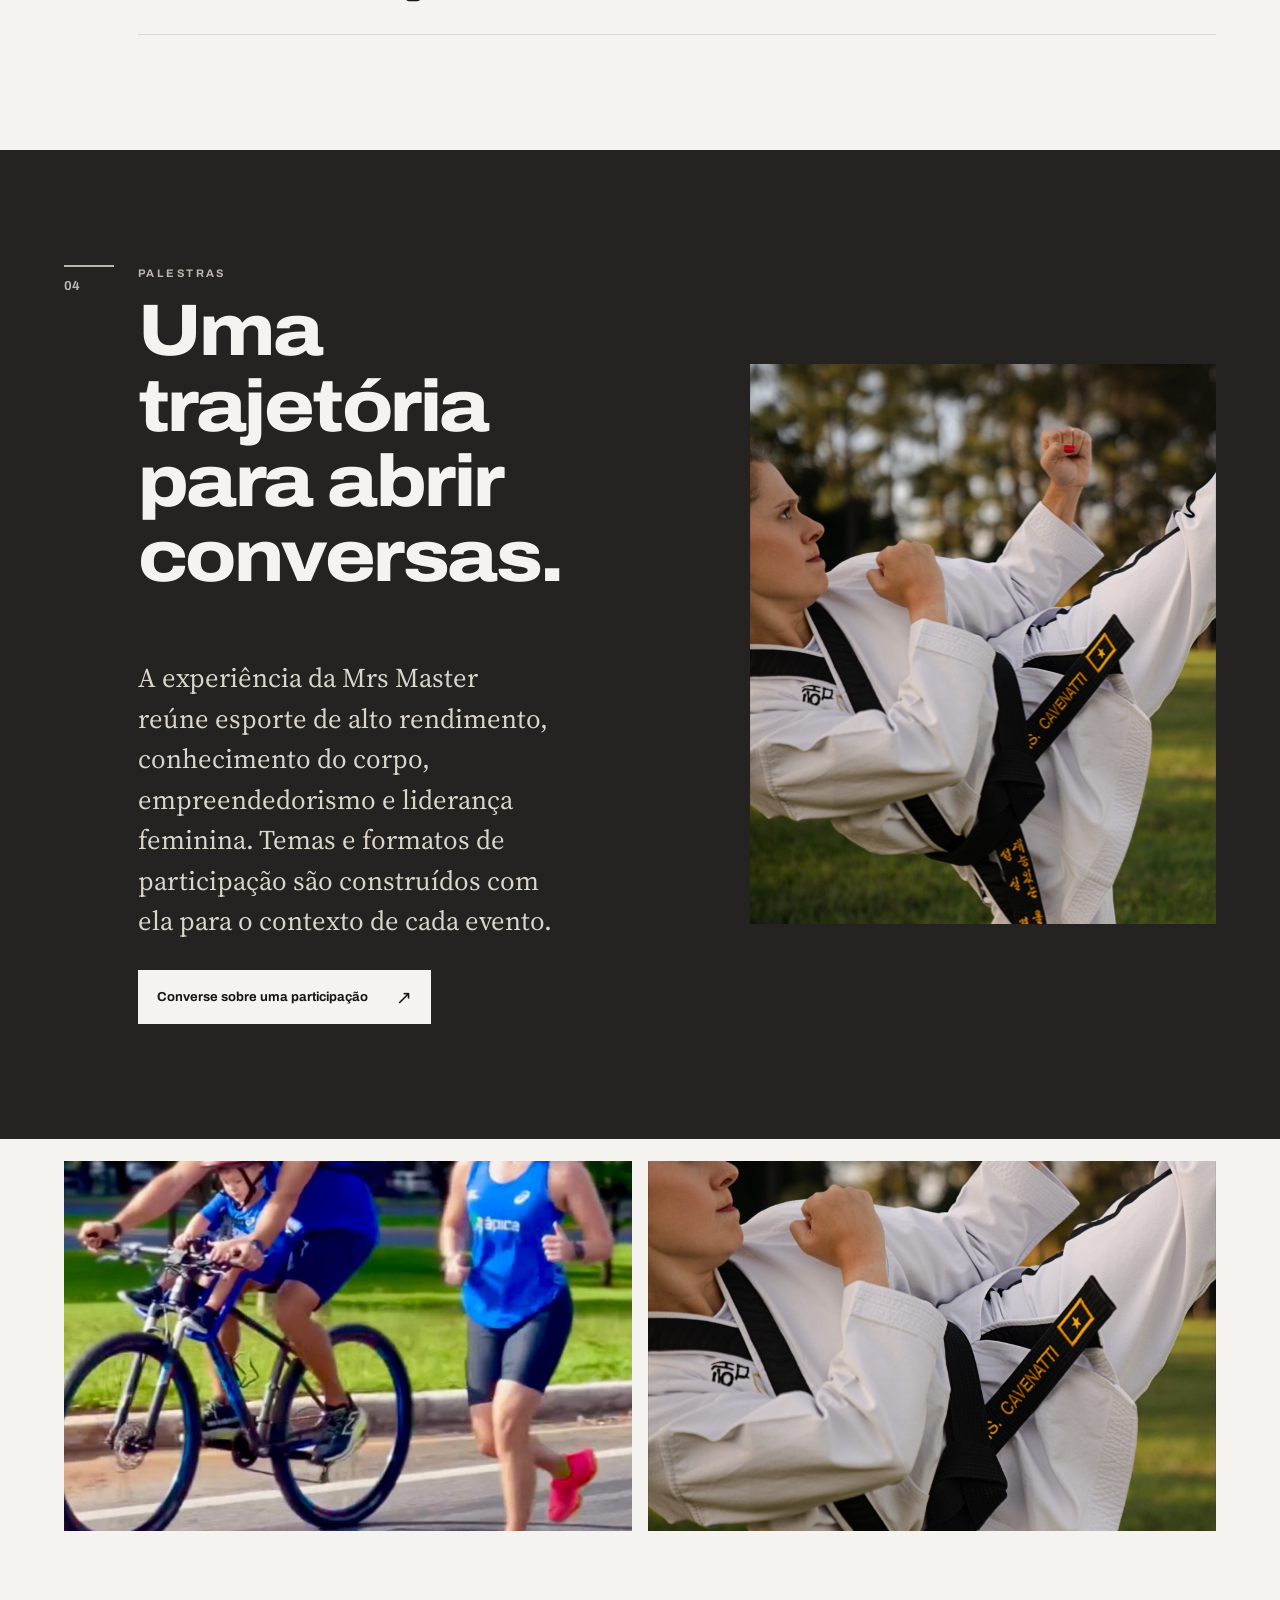
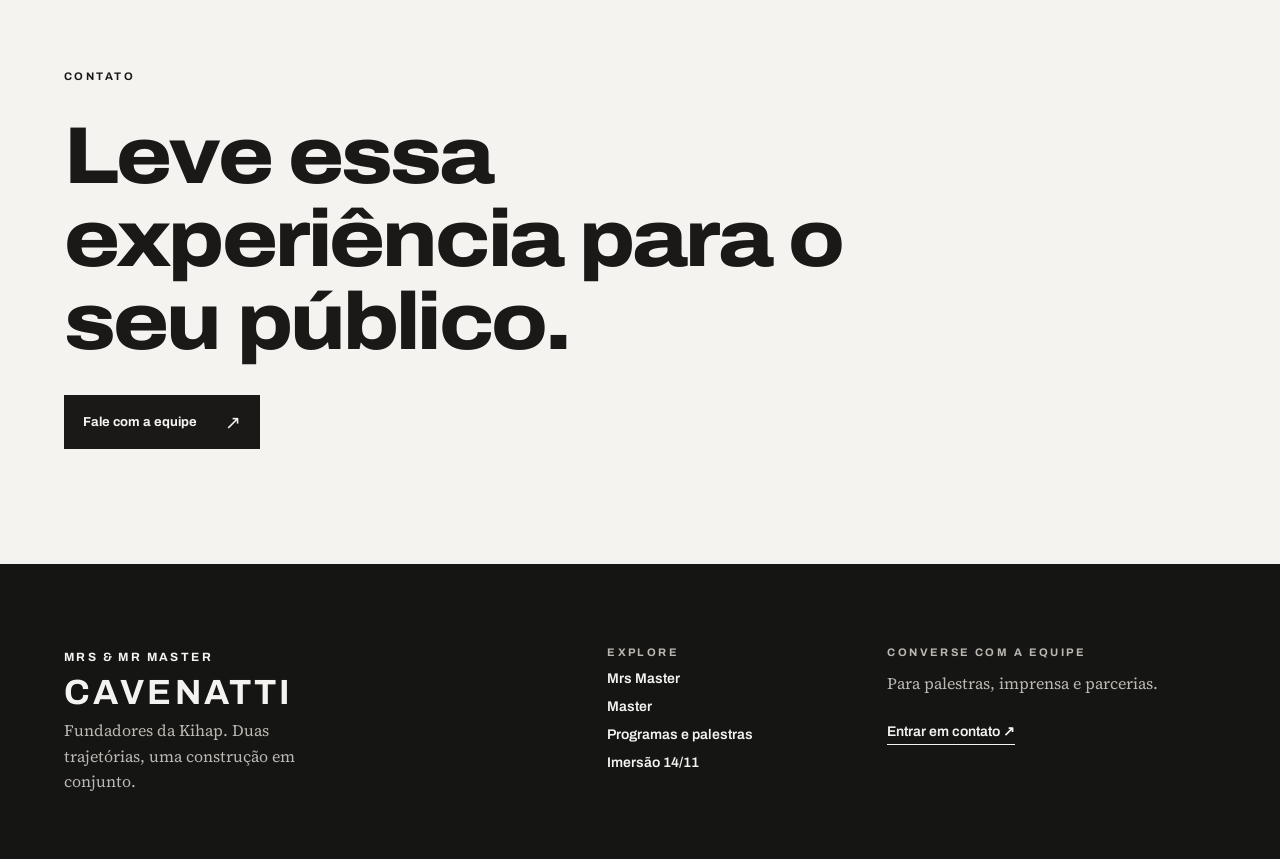
<file: public/fernanda/index.html>
<!doctype html>
<html lang="pt-BR">
<head>
<meta charset="utf-8">
<meta name="viewport" content="width=device-width, initial-scale=1">
<title>Mrs Master Cavenatti · Cofundadora da Kihap</title>
<meta name="description" content="Dez vezes campeã mundial de Taekwondo, educadora e cofundadora da Kihap.">
<link rel="preconnect" href="https://fonts.googleapis.com">
<link rel="preconnect" href="https://fonts.gstatic.com" crossorigin>
<link rel="stylesheet" href="https://fonts.googleapis.com/css2?family=Archivo:wdth,wght@62..125,400..900&family=Source+Serif+4:ital,opsz,wght@0,8..60,400..600;1,8..60,400&display=swap">
<link rel="stylesheet" href="../css/tokens.css?v=1793108234">
<link rel="stylesheet" href="../css/componentes.css?v=1793108234">
<link rel="stylesheet" href="../css/site.css?v=1793108234">
<link rel="stylesheet" href="../css/moderno.css?v=1793108234">
<link rel="stylesheet" href="../css/editorial.css?v=1793108234">
</head>
<body class="cv ed-site ed-person ed-fer">
<a class="pulo" href="#principal">Ir para o conteúdo</a>
<header class="topo ed-topo"><div class="in">
  <a class="wmb" href="../index.html" aria-label="Mrs &amp; Mr Master Cavenatti, página inicial"><span class="pre">Mrs &amp; Mr Master</span><span class="wm">CAVENATTI</span></a>
  <button class="menu-btn" type="button" aria-expanded="false" aria-controls="nav">Menu</button>
  <nav class="nav" id="nav" aria-label="Principal"><a href="../fernanda/index.html" aria-current="page">Mrs Master</a>
<a href="../master/index.html">Master</a>
<a href="../programas/index.html">Programas e palestras</a>
<a href="../imersao/index.html">Imersão 14/11</a>
<a href="../imprensa/index.html">Imprensa</a>
<a href="../contato/index.html">Contato</a></nav>
</div></header>
<main id="principal">
<section class="ed-person-hero ed-fer" aria-labelledby="person-title">
  <div class="ed-person-hero-copy"><p class="ed-eyebrow">Esporte · educação · liderança</p><span class="ed-faixa" aria-hidden="true"></span><h1 id="person-title">Mrs Master<small>CAVENATTI</small></h1><p class="ed-person-line">Atleta, educadora e cofundadora. Uma trajetória de conquistas construída com conhecimento e autonomia.</p><p>Dez vezes campeã mundial de Taekwondo, fez mestrado na modalidade e reúne alto rendimento, estudo e empreendedorismo. Na Kihap, participa da construção de uma escola que forma pessoas.</p><a class="ed-button" href="../contato/index.html?assunto=Palestra%20com%20a%20Mrs%20Master">Convide a Mrs Master<span aria-hidden="true">↗</span></a></div>
  <div class="ed-person-hero-image"><img class="" src="../img/hero-fernanda.jpg" alt="Mrs Master Cavenatti praticando Taekwondo em área externa" loading="eager"></div>
</section>
<nav class="ed-chapter-nav" aria-label="Nesta página"><div class="in"><a href="#sobre">Sobre</a><a href="#trajetoria">Trajetória</a><a href="#formacoes">Formações</a><a href="#palestras">Palestras</a><a href="#contato-pessoa">Contato</a></div></nav>
<section class="ed-section ed-person-about in" id="sobre" aria-labelledby="about-title">
  <div class="ed-section-head"><span class="ed-index">01</span><div><p class="ed-eyebrow">Sobre</p><h2 id="about-title">Quem ela é, além dos títulos.</h2></div></div>
  <div class="ed-person-about-grid"><p class="ed-person-about-text">Mrs Master Cavenatti começou no Taekwondo aos 14 anos. A experiência como atleta levou-a à Educação Física, à Fisiologia do Exercício e ao mestrado na modalidade. Sempre gostou de dançar e praticou jazz por muitos anos, inclusive na vida adulta. Hoje também é atleta de corrida: começou com poucos quilômetros e foi ampliando seus limites dia após dia. Cofundou a Kihap com o Master e é mãe de Benício e Serena. Família, movimento e trabalho fazem parte da mesma vida, sem que um papel defina todos os outros.</p><figure><img class="" src="../img/fernanda-medalha.jpg" alt="Mrs Master Cavenatti com a filha e uma medalha de Taekwondo" loading="lazy"><figcaption>Esporte e família fazem parte de uma trajetória mais ampla.</figcaption></figure></div>
</section>

<section class="ed-section ed-person-timeline" id="trajetoria" aria-labelledby="traj-title"><div class="in">
  <div class="ed-section-head"><span class="ed-index">02</span><div><p class="ed-eyebrow">Trajetória</p><h2 id="traj-title">Prática, estudo e decisões próprias.</h2></div></div>
  <p class="ed-section-intro">O Taekwondo começou na adolescência e tornou-se uma carreira de alto rendimento. O jazz acompanhou sua vida por muitos anos. Mais tarde, a corrida trouxe outro modo de experimentar a evolução: começar com poucos quilômetros e seguir, um dia de cada vez. O estudo e o empreendedorismo levaram essa experiência à construção da Kihap.</p>
  <ol class="ed-timeline"><li><span>14 anos</span><p>Início no Taekwondo.</p></li><li><span>UFPR</span><p>Graduação em Educação Física e especialização em Fisiologia do Exercício.</p></li><li><span>10×</span><p>Campeã mundial de Taekwondo.</p></li><li><span>Kihap</span><p>Cofundação de uma escola de artes marciais e desenvolvimento de pessoas.</p></li><li><span>Hoje</span><p>Atleta de corrida, depois de começar com poucos quilômetros e ampliar seus limites dia após dia.</p></li></ol>
</div></section>

<section class="ed-section ed-person-form in" id="formacoes" aria-labelledby="form-title">
  <div class="ed-section-head"><span class="ed-index">03</span><div><p class="ed-eyebrow">Formações</p><h2 id="form-title">Conhecimento que acompanha a prática.</h2></div></div>
  <div class="ed-formations"><div><span>01</span><p>Graduação em Educação Física · Universidade Federal do Paraná.</p></div><div><span>02</span><p>Especialização em Fisiologia do Exercício · Universidade Federal do Paraná.</p></div><div><span>03</span><p>Mestrado em Taekwondo.</p></div><div><span>04</span><p>Curso de Neurociências · Prof. Pedro Calabrez.</p></div><div><span>05</span><p>Millionaire Mind Intensive · T. Harv Eker.</p></div><div><span>06</span><p>Mission to Million · T. Harv Eker.</p></div><div><span>07</span><p>Train the Trainer · T. Harv Eker.</p></div><div><span>08</span><p>Método CIS · Paulo Vieira.</p></div><div><span>09</span><p>Método Origem.</p></div></div>
</section>
<section class="ed-section ed-person-talks" id="palestras" aria-labelledby="talk-title"><div class="in ed-talk-grid">
  <div><div class="ed-section-head"><span class="ed-index">04</span><div><p class="ed-eyebrow">Palestras</p><h2 id="talk-title">Uma trajetória para abrir conversas.</h2></div></div><p class="ed-section-intro">A experiência da Mrs Master reúne esporte de alto rendimento, conhecimento do corpo, empreendedorismo e liderança feminina. Temas e formatos de participação são construídos com ela para o contexto de cada evento.</p><a class="ed-button" href="../contato/index.html?assunto=Palestra%20com%20a%20Mrs%20Master">Converse sobre uma participação<span aria-hidden="true">↗</span></a></div>
  <div class="ed-talk-image"><img class="" src="../img/fernanda-detalhe.jpg" alt="Detalhe da faixa preta da Mrs Master Cavenatti" loading="lazy"></div>
</div></section>

<section class="ed-section ed-person-gallery in" aria-label="Em imagens"><div class="ed-gallery"><figure><img class="" src="../img/fernanda-corrida-familia.jpg" alt="Mrs Master correndo ao lado da família" loading="lazy"></figure><figure><img class="" src="../img/fernanda-detalhe.jpg" alt="Detalhe da faixa preta da Mrs Master Cavenatti" loading="lazy"></figure></div></section>
<section class="ed-close ed-section in" id="contato-pessoa"><p class="ed-eyebrow">Contato</p><h2>Leve essa experiência para o seu público.</h2><a class="ed-button" href="../contato/index.html?assunto=Palestra%20com%20a%20Mrs%20Master">Fale com a equipe<span aria-hidden="true">↗</span></a></section>
</main>
<footer class="ed-footer"><div class="in ed-footer-grid">
  <div><span class="ed-footer-brand">MRS &amp; MR MASTER<br><strong>CAVENATTI</strong></span><p>Fundadores da Kihap. Duas trajetórias, uma construção em conjunto.</p></div>
  <div><p class="ed-eyebrow">Explore</p><a href="../fernanda/index.html">Mrs Master</a><a href="../master/index.html">Master</a><a href="../programas/index.html">Programas e palestras</a><a href="../imersao/index.html">Imersão 14/11</a></div>
  <div><p class="ed-eyebrow">Converse com a equipe</p><p>Para palestras, imprensa e parcerias.</p><a class="ed-footer-contact" href="../contato/index.html">Entrar em contato ↗</a></div>
</div></footer>
<script src="../js/site.js?v=1793108234" defer></script>
</body></html>
</file>
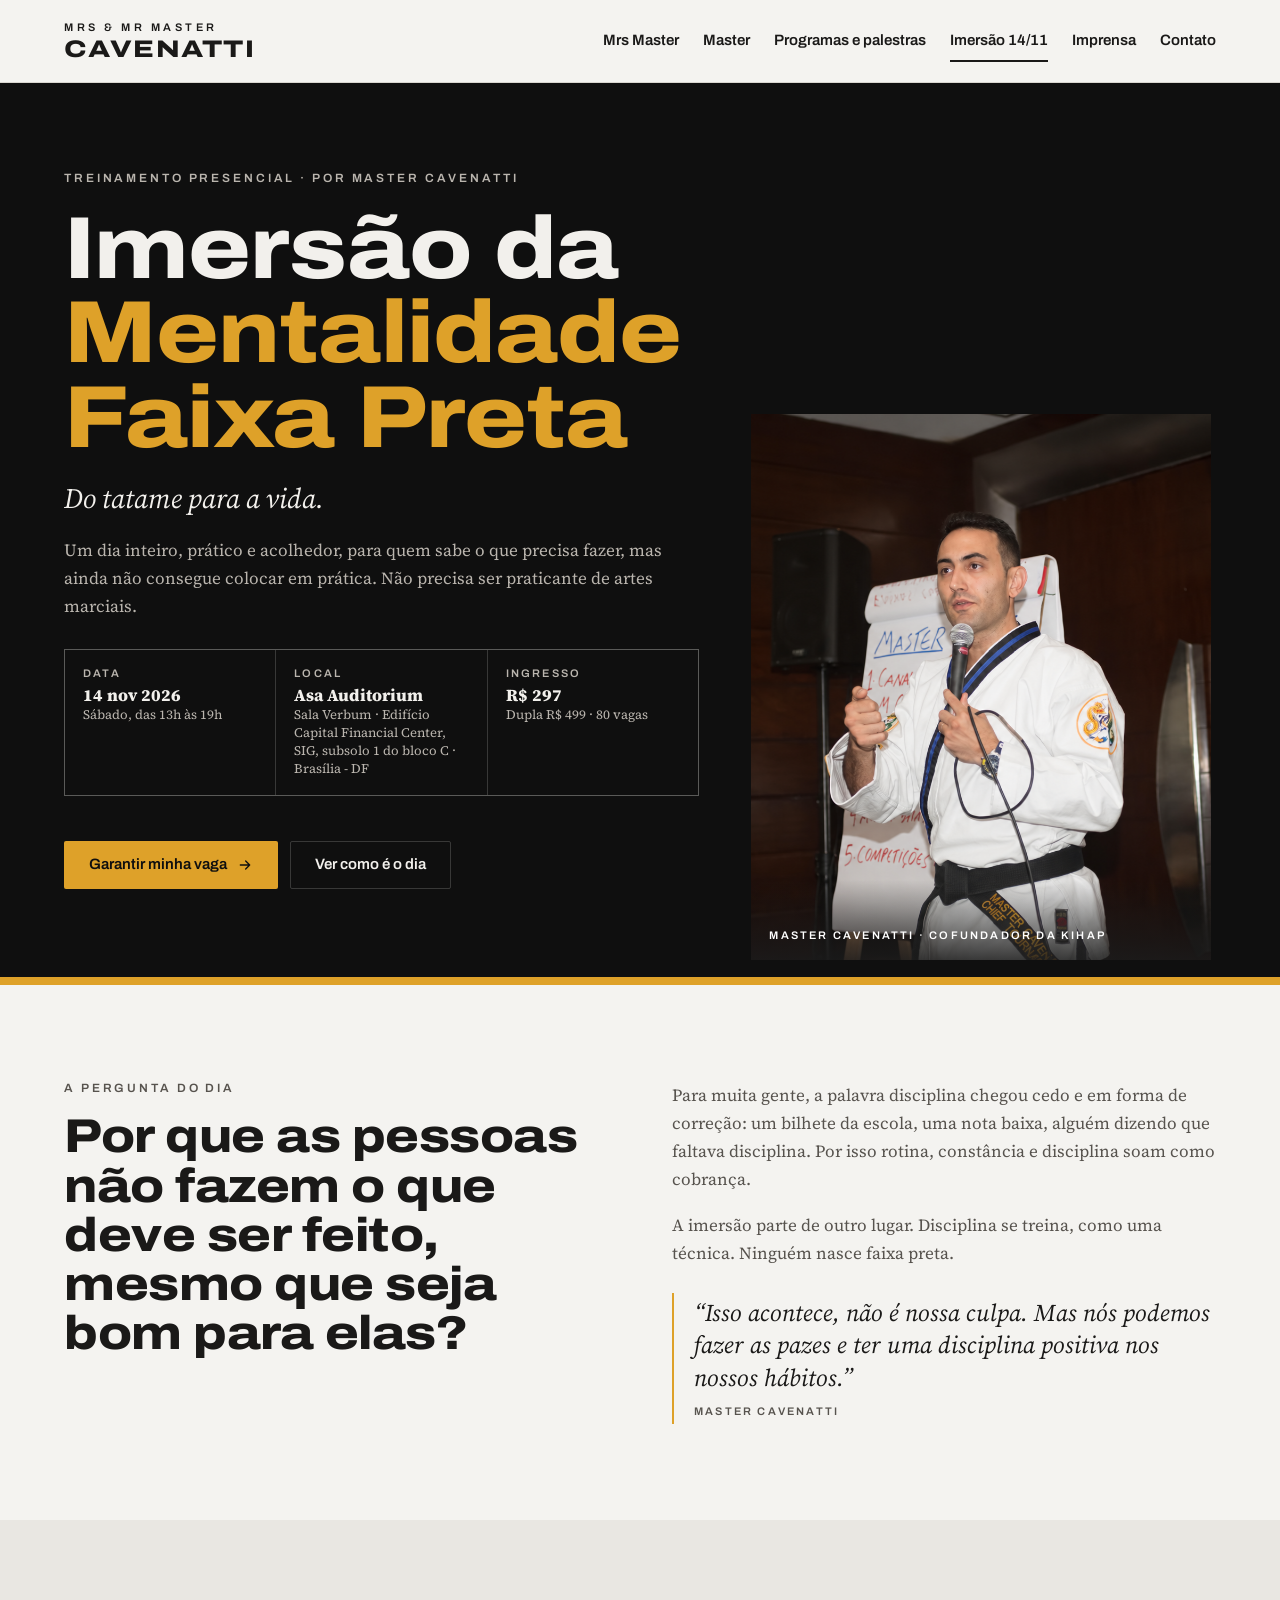
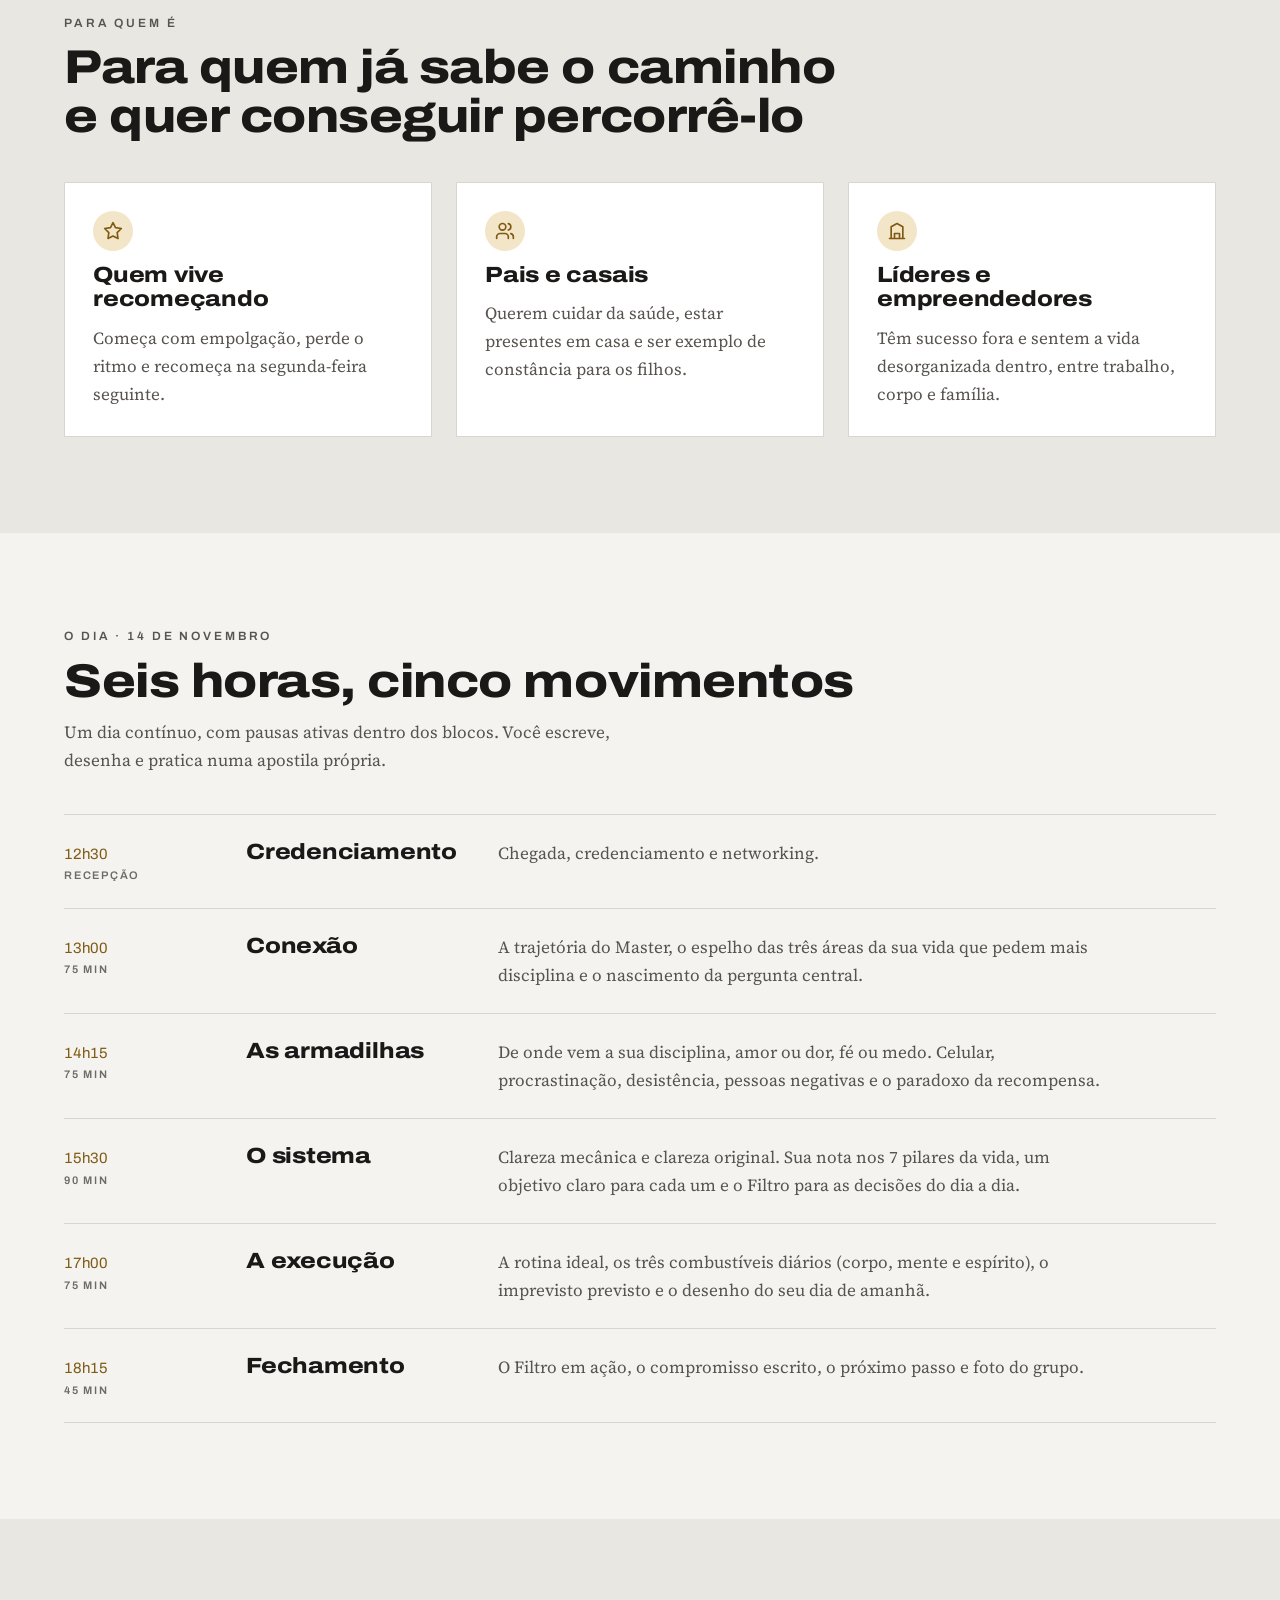
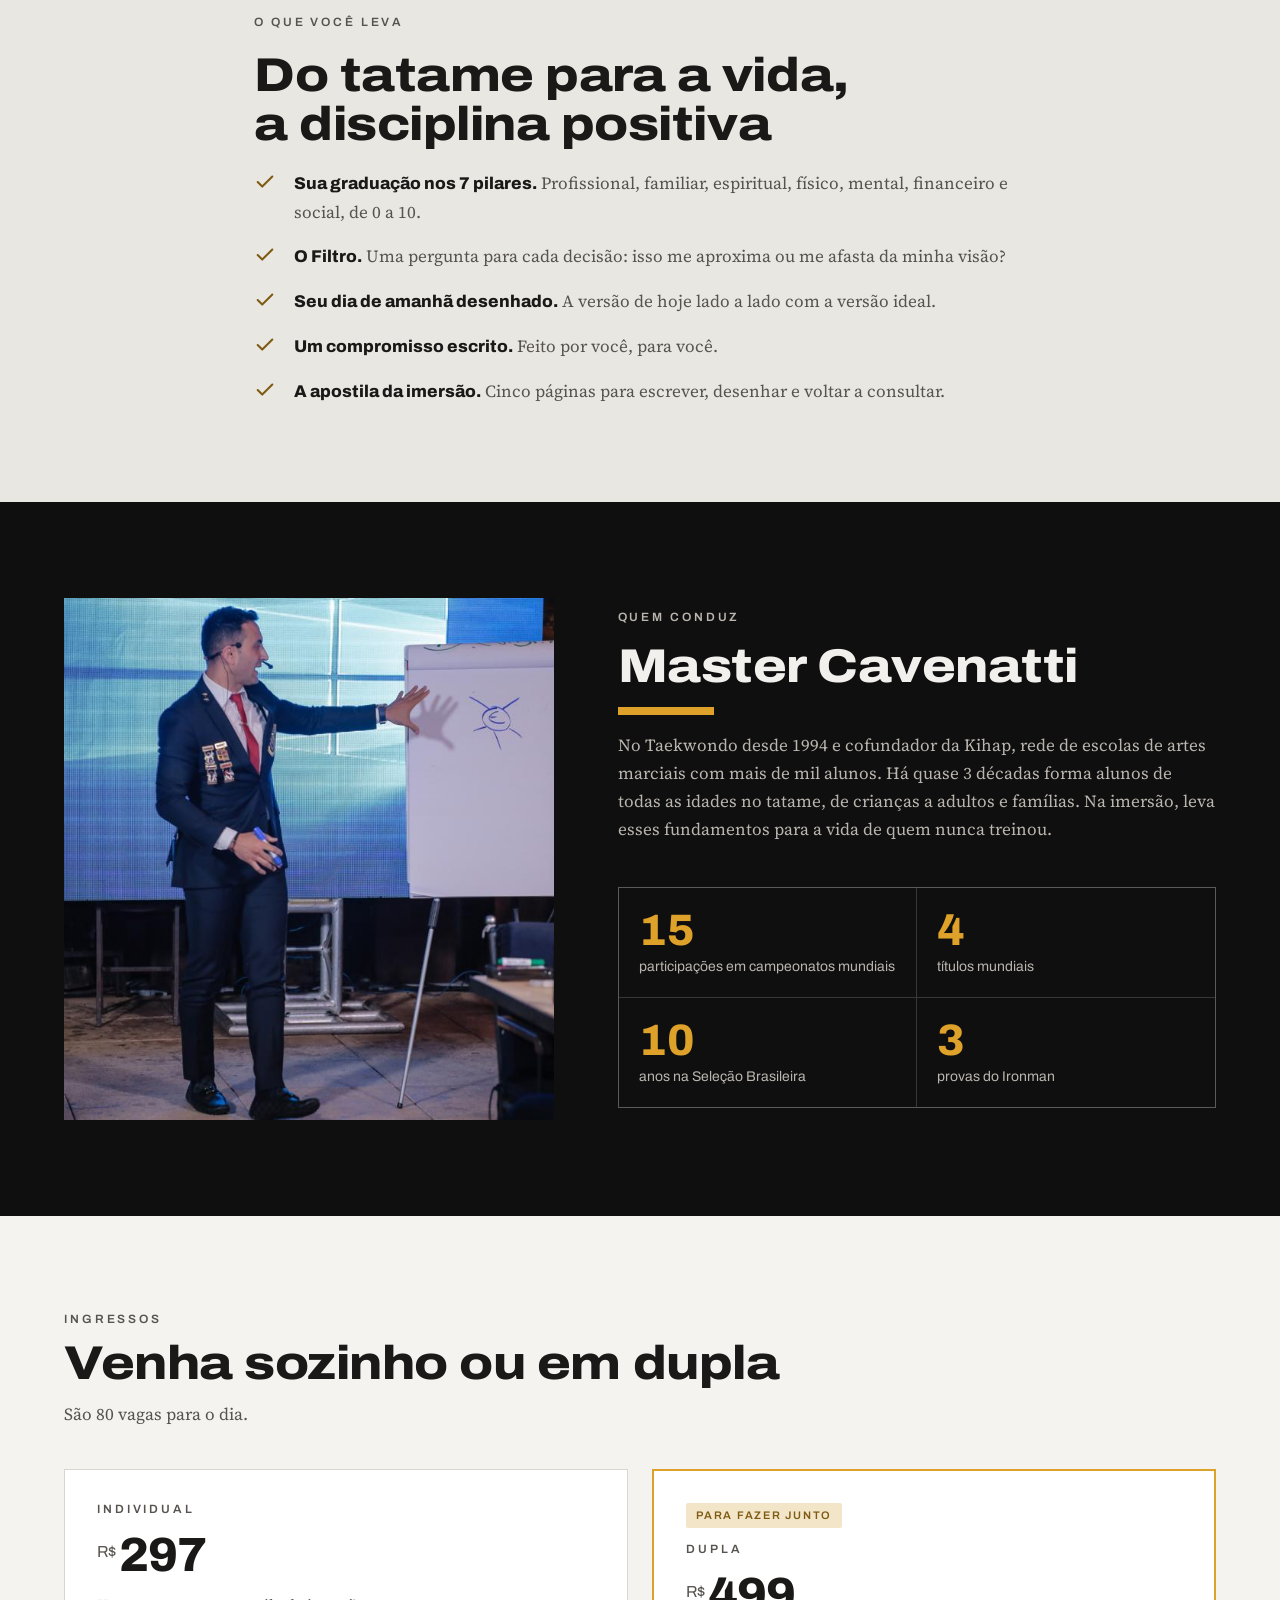
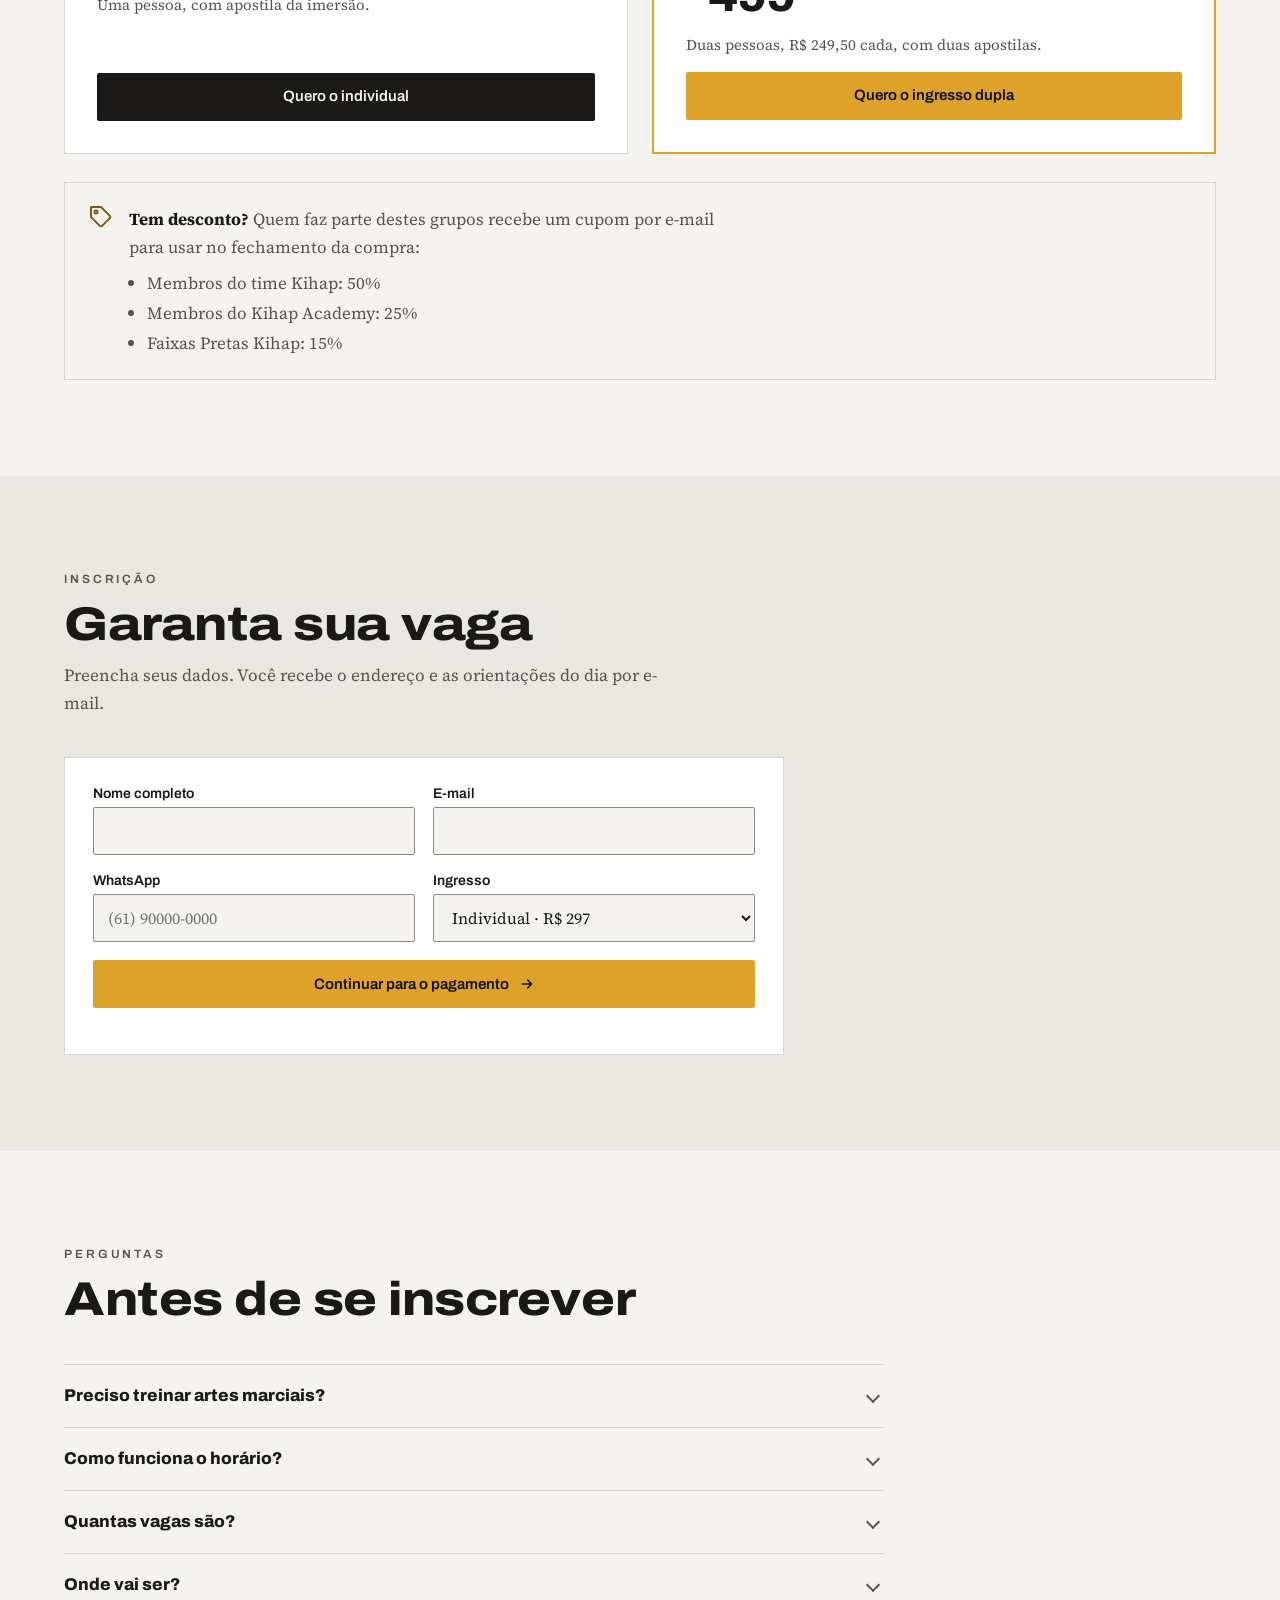
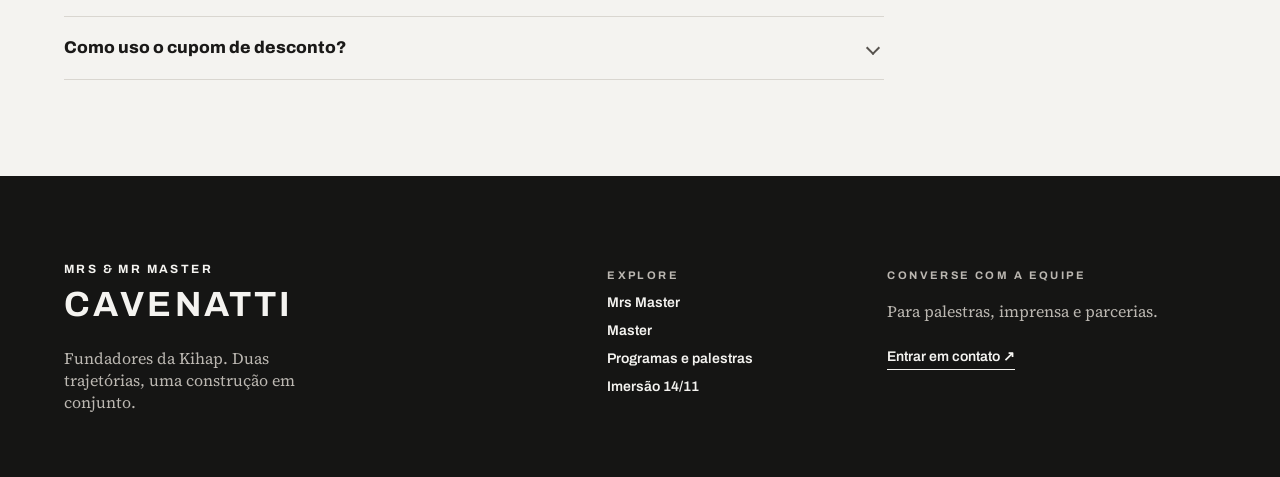
<file: public/imersao/index.html>
<!doctype html>
<html lang="pt-BR">
<head>
<meta charset="utf-8">
<meta name="viewport" content="width=device-width, initial-scale=1">
<title>Imersão da Mentalidade Faixa Preta · Master Cavenatti</title>
<meta name="description" content="Imersão presencial com Master Cavenatti em 14 de novembro de 2026, em Brasília. Disciplina do tatame para a vida. 80 vagas.">
<link rel="preconnect" href="https://fonts.googleapis.com">
<link rel="preconnect" href="https://fonts.gstatic.com" crossorigin>
<link rel="stylesheet" href="https://fonts.googleapis.com/css2?family=Archivo:wdth,wght@62..125,400..900&family=Source+Serif+4:ital,opsz,wght@0,8..60,400..600;1,8..60,400&display=swap">
<link rel="stylesheet" href="../css/tokens.css?v=1793108234">
<link rel="stylesheet" href="../css/componentes.css?v=1793108234">
<link rel="stylesheet" href="../css/site.css?v=1793108234">
<link rel="stylesheet" href="../css/moderno.css?v=1793108234">
<link rel="stylesheet" href="../css/editorial.css?v=1793108234">
<link rel="stylesheet" href="../css/imersao.css">
</head>
<body class="cv imersao">
<a class="pulo" href="#principal">Ir para o conteúdo</a>
<header class="topo ed-topo"><div class="in">
  <a class="wmb" href="../index.html" aria-label="Mrs &amp; Mr Master Cavenatti, página inicial"><span class="pre">Mrs &amp; Mr Master</span><span class="wm">CAVENATTI</span></a>
  <button class="menu-btn" type="button" aria-expanded="false" aria-controls="nav">Menu</button>
  <nav class="nav" id="nav" aria-label="Principal"><a href="../fernanda/index.html">Mrs Master</a>
<a href="../master/index.html">Master</a>
<a href="../programas/index.html">Programas e palestras</a>
<a href="../imersao/index.html" aria-current="page">Imersão 14/11</a>
<a href="../imprensa/index.html">Imprensa</a>
<a href="../contato/index.html">Contato</a></nav>
</div></header>
<main id="principal"><!-- Corpo da página /imersao/. Lido por src/build.py. Estilo em public/css/imersao.css. -->
<section class="im-abertura" aria-labelledby="t-imersao">
    <div class="im-in">
      <div class="im-texto">
        <p class="im-rotulo">Treinamento presencial · por Master Cavenatti</p>
        <h1 id="t-imersao">Imersão da <span class="im-ouro">Mentalidade Faixa Preta</span></h1>
        <p class="im-sub">Do tatame para a vida.</p>
        <p class="im-lead">Um dia inteiro, prático e acolhedor, para quem sabe o que precisa fazer, mas ainda não consegue colocar em prática. Não precisa ser praticante de artes marciais.</p>
        <dl class="im-fatos">
          <div><dt>Data</dt><dd>14 nov 2026<small>Sábado, das 13h às 19h</small></dd></div>
          <div><dt>Local</dt><dd>Asa Auditorium<small>Sala Verbum · Edifício Capital Financial Center, SIG, subsolo 1 do bloco C · Brasília - DF</small></dd></div>
          <div><dt>Ingresso</dt><dd>R$ 297<small>Dupla R$ 499 · 80 vagas</small></dd></div>
        </dl>
        <div class="im-acoes">
          <a class="im-btn im-btn-ouro" href="#inscricao">Garantir minha vaga
            <svg viewBox="0 0 24 24" aria-hidden="true"><path d="M5 12h14M13 6l6 6-6 6"/></svg></a>
          <a class="im-btn im-btn-linha" href="#o-dia">Ver como é o dia</a>
        </div>
      </div>
      <figure class="im-retrato">
        <img src="../imersao/master-falando-sem-ata.png" alt="Master Cavenatti falando ao microfone em um encontro de formação" width="1536" height="1024">
        <figcaption>Master Cavenatti · cofundador da Kihap</figcaption>
      </figure>
    </div>
  </section>
  <div class="im-faixa-ouro" aria-hidden="true"></div>

  <section class="im-sec im-pergunta" aria-labelledby="t-pergunta">
    <div class="im-in">
      <div style="display:flex;flex-direction:column;gap:16px;min-width:0">
        <p class="im-rotulo">A pergunta do dia</p>
        <h2 id="t-pergunta">Por que as pessoas não fazem o que deve ser feito, mesmo que seja bom para elas?</h2>
      </div>
      <div class="im-corpo">
        <p>Para muita gente, a palavra disciplina chegou cedo e em forma de correção: um bilhete da escola, uma nota baixa, alguém dizendo que faltava disciplina. Por isso rotina, constância e disciplina soam como cobrança.</p>
        <p>A imersão parte de outro lugar. Disciplina se treina, como uma técnica. Ninguém nasce faixa preta.</p>
        <blockquote class="im-citacao">
          <p>“Isso acontece, não é nossa culpa. Mas nós podemos fazer as pazes e ter uma disciplina positiva nos nossos hábitos.”</p>
          <cite>Master Cavenatti</cite>
        </blockquote>
      </div>
    </div>
  </section>

  <section class="im-sec im-sutil" aria-labelledby="t-quem">
    <div class="im-in">
      <div class="im-cab">
        <p class="im-rotulo">Para quem é</p>
        <h2 id="t-quem">Para quem já sabe o caminho e quer conseguir percorrê-lo</h2>
      </div>
      <div class="im-grade3">
        <article class="im-cartao">
          <span class="im-ico" aria-hidden="true"><svg viewBox="0 0 24 24"><path d="M12 2l3 6 7 1-5 5 1 7-6-3-6 3 1-7-5-5 7-1z"/></svg></span>
          <h3>Quem vive recomeçando</h3>
          <p>Começa com empolgação, perde o ritmo e recomeça na segunda-feira seguinte.</p>
        </article>
        <article class="im-cartao">
          <span class="im-ico" aria-hidden="true"><svg viewBox="0 0 24 24"><path d="M16 21v-2a4 4 0 0 0-4-4H6a4 4 0 0 0-4 4v2"/><circle cx="9" cy="7" r="4"/><path d="M22 21v-2a4 4 0 0 0-3-3.87M16 3.13a4 4 0 0 1 0 7.75"/></svg></span>
          <h3>Pais e casais</h3>
          <p>Querem cuidar da saúde, estar presentes em casa e ser exemplo de constância para os filhos.</p>
        </article>
        <article class="im-cartao">
          <span class="im-ico" aria-hidden="true"><svg viewBox="0 0 24 24"><path d="M3 21h18M5 21V7l7-4 7 4v14M9 21v-6h6v6"/></svg></span>
          <h3>Líderes e empreendedores</h3>
          <p>Têm sucesso fora e sentem a vida desorganizada dentro, entre trabalho, corpo e família.</p>
        </article>
      </div>
    </div>
  </section>

  <section class="im-sec" id="o-dia" aria-labelledby="t-dia">
    <div class="im-in">
      <div class="im-cab">
        <p class="im-rotulo">O dia · 14 de novembro</p>
        <h2 id="t-dia">Seis horas, cinco movimentos</h2>
        <p class="im-intro">Um dia contínuo, com pausas ativas dentro dos blocos. Você escreve, desenha e pratica numa apostila própria.</p>
      </div>
      <ol class="im-dia">
        <li><span class="im-hora">12h30<small>Recepção</small></span><h3>Credenciamento</h3><p>Chegada, credenciamento e networking.</p></li>
        <li><span class="im-hora">13h00<small>75 min</small></span><h3>Conexão</h3><p>A trajetória do Master, o espelho das três áreas da sua vida que pedem mais disciplina e o nascimento da pergunta central.</p></li>
        <li><span class="im-hora">14h15<small>75 min</small></span><h3>As armadilhas</h3><p>De onde vem a sua disciplina, amor ou dor, fé ou medo. Celular, procrastinação, desistência, pessoas negativas e o paradoxo da recompensa.</p></li>
        <li><span class="im-hora">15h30<small>90 min</small></span><h3>O sistema</h3><p>Clareza mecânica e clareza original. Sua nota nos 7 pilares da vida, um objetivo claro para cada um e o Filtro para as decisões do dia a dia.</p></li>
        <li><span class="im-hora">17h00<small>75 min</small></span><h3>A execução</h3><p>A rotina ideal, os três combustíveis diários (corpo, mente e espírito), o imprevisto previsto e o desenho do seu dia de amanhã.</p></li>
        <li><span class="im-hora">18h15<small>45 min</small></span><h3>Fechamento</h3><p>O Filtro em ação, o compromisso escrito, o próximo passo e foto do grupo.</p></li>
      </ol>
    </div>
  </section>

  <section class="im-sec im-sutil im-leva" aria-labelledby="t-leva">
    <div class="im-in">
      <div style="display:flex;flex-direction:column;gap:20px;min-width:0">
        <p class="im-rotulo">O que você leva</p>
        <h2 id="t-leva">Do tatame para a vida, a disciplina positiva</h2>
        <ul>
          <li><svg viewBox="0 0 24 24" aria-hidden="true"><path d="M20 6L9 17l-5-5"/></svg><span><b>Sua graduação nos 7 pilares.</b> Profissional, familiar, espiritual, físico, mental, financeiro e social, de 0 a 10.</span></li>
          <li><svg viewBox="0 0 24 24" aria-hidden="true"><path d="M20 6L9 17l-5-5"/></svg><span><b>O Filtro.</b> Uma pergunta para cada decisão: isso me aproxima ou me afasta da minha visão?</span></li>
          <li><svg viewBox="0 0 24 24" aria-hidden="true"><path d="M20 6L9 17l-5-5"/></svg><span><b>Seu dia de amanhã desenhado.</b> A versão de hoje lado a lado com a versão ideal.</span></li>
          <li><svg viewBox="0 0 24 24" aria-hidden="true"><path d="M20 6L9 17l-5-5"/></svg><span><b>Um compromisso escrito.</b> Feito por você, para você.</span></li>
          <li><svg viewBox="0 0 24 24" aria-hidden="true"><path d="M20 6L9 17l-5-5"/></svg><span><b>A apostila da imersão.</b> Cinco páginas para escrever, desenhar e voltar a consultar.</span></li>
        </ul>
      </div>
    </div>
  </section>

  <section class="im-mestre im-sec" id="master" aria-labelledby="t-master">
    <div class="im-in">
      <img src="../imersao/master-palestra.jpg" alt="Master Cavenatti apresentando uma ideia em um encontro de formação" width="1024" height="683">
      <div class="im-txt">
        <p class="im-rotulo">Quem conduz</p>
        <h2 id="t-master">Master Cavenatti</h2>
        <span class="im-faixa" aria-hidden="true"></span>
        <p>No Taekwondo desde 1994 e cofundador da Kihap, rede de escolas de artes marciais com mais de mil alunos. Há quase 3 décadas forma alunos de todas as idades no tatame, de crianças a adultos e famílias. Na imersão, leva esses fundamentos para a vida de quem nunca treinou.</p>
        <div class="im-provas">
          <div><b>15</b><span>participações em campeonatos mundiais</span></div>
          <div><b>4</b><span>títulos mundiais</span></div>
          <div><b>10</b><span>anos na Seleção Brasileira</span></div>
          <div><b>3</b><span>provas do Ironman</span></div>
        </div>
      </div>
    </div>
  </section>

  <section class="im-sec" id="ingressos" aria-labelledby="t-ing">
    <div class="im-in">
      <div class="im-cab">
        <p class="im-rotulo">Ingressos</p>
        <h2 id="t-ing">Venha sozinho ou em dupla</h2>
        <p class="im-intro">São 80 vagas para o dia.</p>
      </div>
      <div class="im-ingressos">
        <article class="im-ing">
          <p class="im-rotulo">Individual</p>
          <p class="im-preco"><small>R$</small>297</p>
          <p class="im-det">Uma pessoa, com apostila da imersão.</p>
          <a class="im-btn im-btn-escuro" href="#inscricao" data-ingresso="individual">Quero o individual</a>
        </article>
        <article class="im-ing im-destaque">
          <span class="im-tag">Para fazer junto</span>
          <p class="im-rotulo">Dupla</p>
          <p class="im-preco"><small>R$</small>499</p>
          <p class="im-det">Duas pessoas, R$ 249,50 cada, com duas apostilas.</p>
          <a class="im-btn im-btn-ouro" href="#inscricao" data-ingresso="dupla">Quero o ingresso dupla</a>
        </article>
      </div>
      <div class="im-cupom">
        <svg viewBox="0 0 24 24" aria-hidden="true"><path d="M20.6 13.4l-7.2 7.2a2 2 0 0 1-2.8 0L2 12V2h10l8.6 8.6a2 2 0 0 1 0 2.8z"/><circle cx="7" cy="7" r="1.5"/></svg>
        <div>
          <p><b style="color:var(--im-titulo)">Tem desconto?</b> Quem faz parte destes grupos recebe um cupom por e-mail para usar no fechamento da compra:</p>
          <ul>
            <li>Membros do time Kihap: 50%</li>
            <li>Membros do Kihap Academy: 25%</li>
            <li>Faixas Pretas Kihap: 15%</li>
          </ul>
        </div>
      </div>
    </div>
  </section>

  <section class="im-sec im-sutil" id="inscricao" aria-labelledby="t-insc">
    <div class="im-in">
      <div class="im-cab">
        <p class="im-rotulo">Inscrição</p>
        <h2 id="t-insc">Garanta sua vaga</h2>
        <p class="im-intro">Preencha seus dados. Você recebe o endereço e as orientações do dia por e-mail.</p>
      </div>
      <form class="im-form" id="form-inscricao" novalidate>
        <div class="im-campos">
          <div class="im-campo"><label for="nome">Nome completo</label><input id="nome" name="nome" autocomplete="name" required></div>
          <div class="im-campo"><label for="email">E-mail</label><input id="email" name="email" type="email" autocomplete="email" required></div>
          <div class="im-campo"><label for="whats">WhatsApp</label><input id="whats" name="whatsapp" type="tel" autocomplete="tel" inputmode="tel" placeholder="(61) 90000-0000"></div>
          <div class="im-campo"><label for="ingresso">Ingresso</label>
            <select id="ingresso" name="ingresso"><option value="individual">Individual · R$ 297</option><option value="dupla">Dupla · R$ 499</option></select></div>
        </div>
        <button class="im-btn im-btn-ouro" type="submit">Continuar para o pagamento
          <svg viewBox="0 0 24 24" aria-hidden="true"><path d="M5 12h14M13 6l6 6-6 6"/></svg></button>
        <p class="im-aviso" id="aviso-form" role="status" aria-live="polite"></p>
      </form>
    </div>
  </section>

  <section class="im-sec" aria-labelledby="t-faq">
    <div class="im-in">
      <div class="im-cab"><p class="im-rotulo">Perguntas</p><h2 id="t-faq">Antes de se inscrever</h2></div>
      <div class="im-faq">
        <details><summary>Preciso treinar artes marciais?</summary><p>Não. A imersão é para quem nunca pisou num tatame. Os fundamentos da arte marcial entram como forma de pensar e de organizar a rotina.</p></details>
        <details><summary>Como funciona o horário?</summary><p>O credenciamento abre às 12h30 e a imersão vai das 13h às 19h, num formato contínuo. As pausas acontecem ao longo dos blocos.</p></details>
        <details><summary>Quantas vagas são?</summary><p>São 80 vagas. O ingresso dupla ocupa duas.</p></details>
        <details><summary>Onde vai ser?</summary><p>Asa Auditorium, sala Verbum. Edifício Capital Financial Center, SIG, subsolo 1 do bloco C · Brasília - DF.</p></details>
        <details><summary>Como uso o cupom de desconto?</summary><p>Membros do time Kihap, Kihap Academy e faixas pretas Kihap recebem o código por e-mail. Basta informar o cupom no fechamento da compra.</p></details>
      </div>
    </div>
  </section>
</main>
<footer class="ed-footer"><div class="in ed-footer-grid">
  <div><span class="ed-footer-brand">MRS &amp; MR MASTER<br><strong>CAVENATTI</strong></span><p>Fundadores da Kihap. Duas trajetórias, uma construção em conjunto.</p></div>
  <div><p class="ed-eyebrow">Explore</p><a href="../fernanda/index.html">Mrs Master</a><a href="../master/index.html">Master</a><a href="../programas/index.html">Programas e palestras</a><a href="../imersao/index.html">Imersão 14/11</a></div>
  <div><p class="ed-eyebrow">Converse com a equipe</p><p>Para palestras, imprensa e parcerias.</p><a class="ed-footer-contact" href="../contato/index.html">Entrar em contato ↗</a></div>
</div></footer>
<script src="../js/config.js"></script>
<script src="../js/imersao.js" defer></script>
<script src="../js/site.js?v=1793108234" defer></script>
</body></html>
</file>
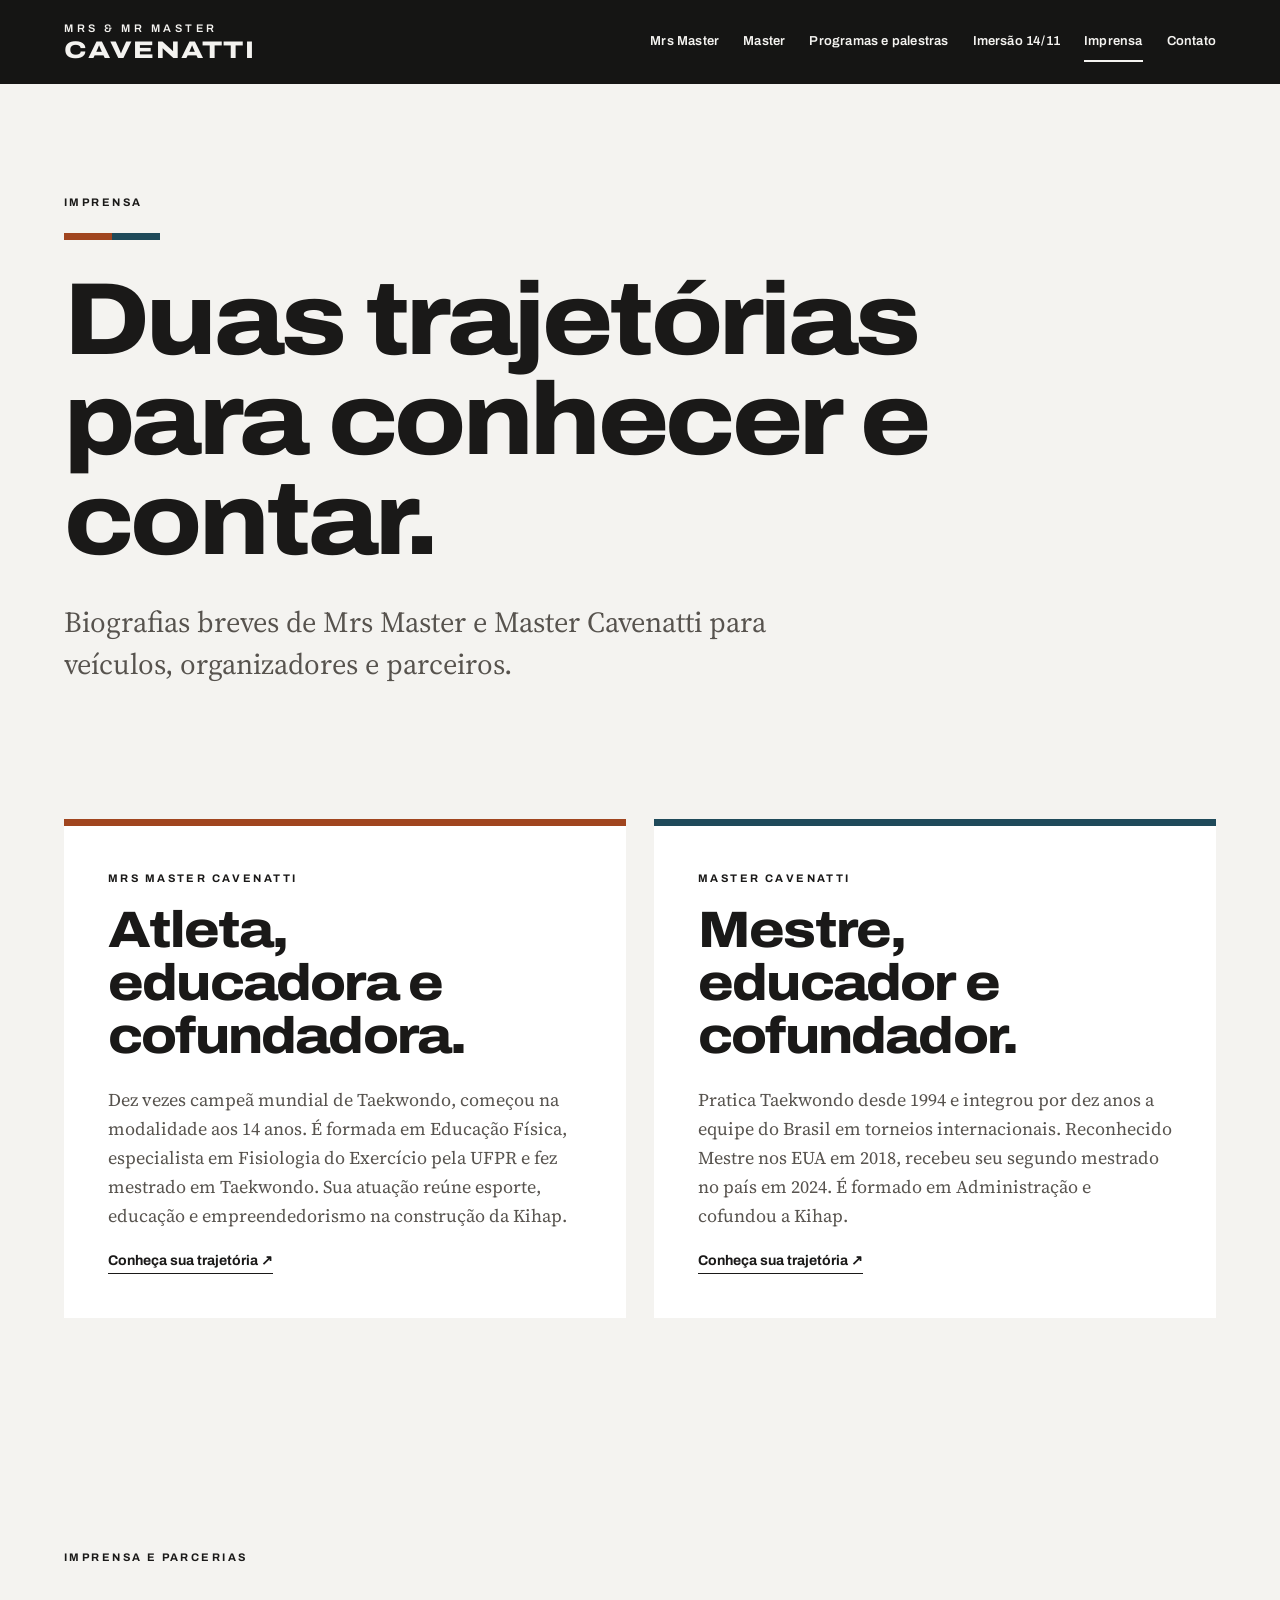
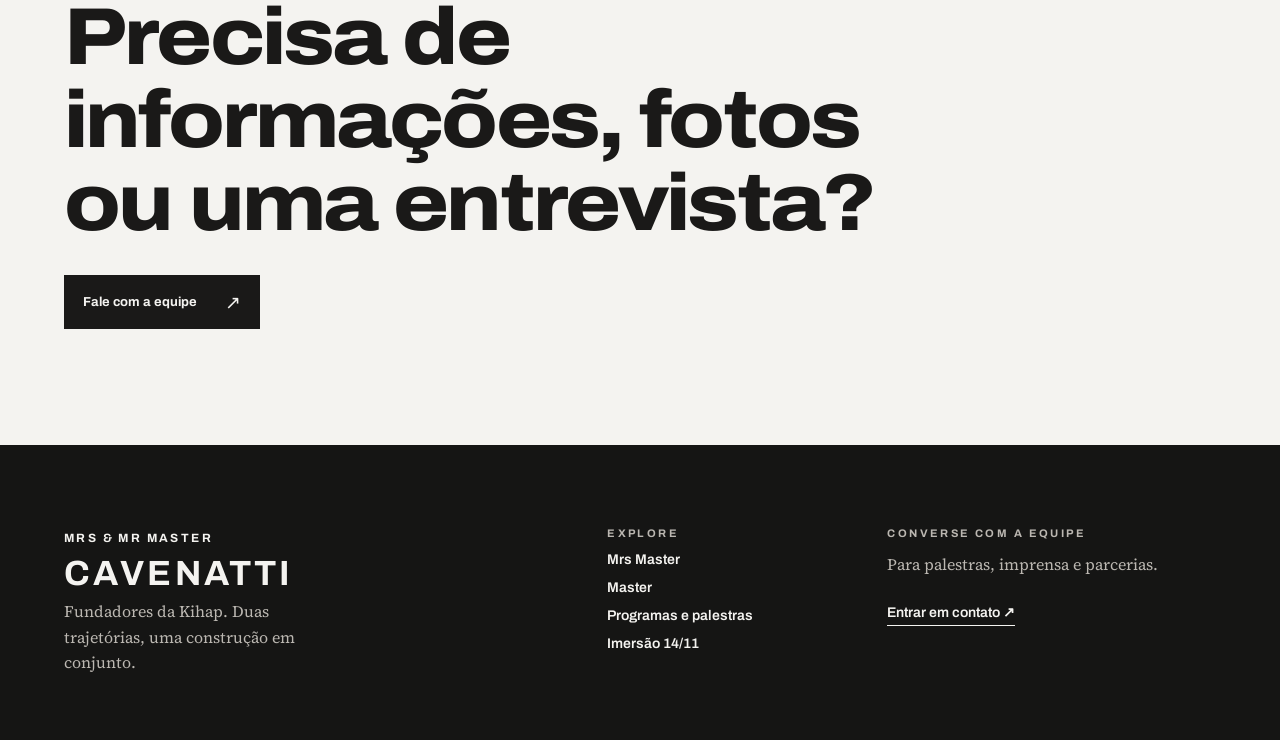
<file: public/imprensa/index.html>
<!doctype html>
<html lang="pt-BR">
<head>
<meta charset="utf-8">
<meta name="viewport" content="width=device-width, initial-scale=1">
<title>Imprensa · Cavenatti</title>
<meta name="description" content="Biografias de Mrs Master e Master Cavenatti para veículos, organizadores e parceiros.">
<link rel="preconnect" href="https://fonts.googleapis.com">
<link rel="preconnect" href="https://fonts.gstatic.com" crossorigin>
<link rel="stylesheet" href="https://fonts.googleapis.com/css2?family=Archivo:wdth,wght@62..125,400..900&family=Source+Serif+4:ital,opsz,wght@0,8..60,400..600;1,8..60,400&display=swap">
<link rel="stylesheet" href="../css/tokens.css?v=1793108234">
<link rel="stylesheet" href="../css/componentes.css?v=1793108234">
<link rel="stylesheet" href="../css/site.css?v=1793108234">
<link rel="stylesheet" href="../css/moderno.css?v=1793108234">
<link rel="stylesheet" href="../css/editorial.css?v=1793108234">
</head>
<body class="cv ed-site">
<a class="pulo" href="#principal">Ir para o conteúdo</a>
<header class="topo ed-topo"><div class="in">
  <a class="wmb" href="../index.html" aria-label="Mrs &amp; Mr Master Cavenatti, página inicial"><span class="pre">Mrs &amp; Mr Master</span><span class="wm">CAVENATTI</span></a>
  <button class="menu-btn" type="button" aria-expanded="false" aria-controls="nav">Menu</button>
  <nav class="nav" id="nav" aria-label="Principal"><a href="../fernanda/index.html">Mrs Master</a>
<a href="../master/index.html">Master</a>
<a href="../programas/index.html">Programas e palestras</a>
<a href="../imersao/index.html">Imersão 14/11</a>
<a href="../imprensa/index.html" aria-current="page">Imprensa</a>
<a href="../contato/index.html">Contato</a></nav>
</div></header>
<main id="principal">
<section class="ed-page-intro in"><p class="ed-eyebrow">Imprensa</p><span class="ed-faixa ed-faixa-dupla" aria-hidden="true"></span><h1>Duas trajetórias para conhecer e contar.</h1><p>Biografias breves de Mrs Master e Master Cavenatti para veículos, organizadores e parceiros.</p></section>
<section class="ed-section in ed-press-grid" aria-label="Biografias">
  <article class="ed-press-bio ed-fer"><p class="ed-eyebrow">Mrs Master Cavenatti</p><h2>Atleta, educadora e cofundadora.</h2><p>Dez vezes campeã mundial de Taekwondo, começou na modalidade aos 14 anos. É formada em Educação Física, especialista em Fisiologia do Exercício pela UFPR e fez mestrado em Taekwondo. Sua atuação reúne esporte, educação e empreendedorismo na construção da Kihap.</p><a class="ed-text-link" href="../fernanda/index.html">Conheça sua trajetória ↗</a></article>
  <article class="ed-press-bio ed-mas"><p class="ed-eyebrow">Master Cavenatti</p><h2>Mestre, educador e cofundador.</h2><p>Pratica Taekwondo desde 1994 e integrou por dez anos a equipe do Brasil em torneios internacionais. Reconhecido Mestre nos EUA em 2018, recebeu seu segundo mestrado no país em 2024. É formado em Administração e cofundou a Kihap.</p><a class="ed-text-link" href="../master/index.html">Conheça sua trajetória ↗</a></article>
</section>
<section class="ed-close ed-section in"><p class="ed-eyebrow">Imprensa e parcerias</p><h2>Precisa de informações, fotos ou uma entrevista?</h2><a class="ed-button" href="../contato/index.html?assunto=Imprensa">Fale com a equipe<span aria-hidden="true">↗</span></a></section>
</main>
<footer class="ed-footer"><div class="in ed-footer-grid">
  <div><span class="ed-footer-brand">MRS &amp; MR MASTER<br><strong>CAVENATTI</strong></span><p>Fundadores da Kihap. Duas trajetórias, uma construção em conjunto.</p></div>
  <div><p class="ed-eyebrow">Explore</p><a href="../fernanda/index.html">Mrs Master</a><a href="../master/index.html">Master</a><a href="../programas/index.html">Programas e palestras</a><a href="../imersao/index.html">Imersão 14/11</a></div>
  <div><p class="ed-eyebrow">Converse com a equipe</p><p>Para palestras, imprensa e parcerias.</p><a class="ed-footer-contact" href="../contato/index.html">Entrar em contato ↗</a></div>
</div></footer>
<script src="../js/site.js?v=1793108234" defer></script>
</body></html>
</file>
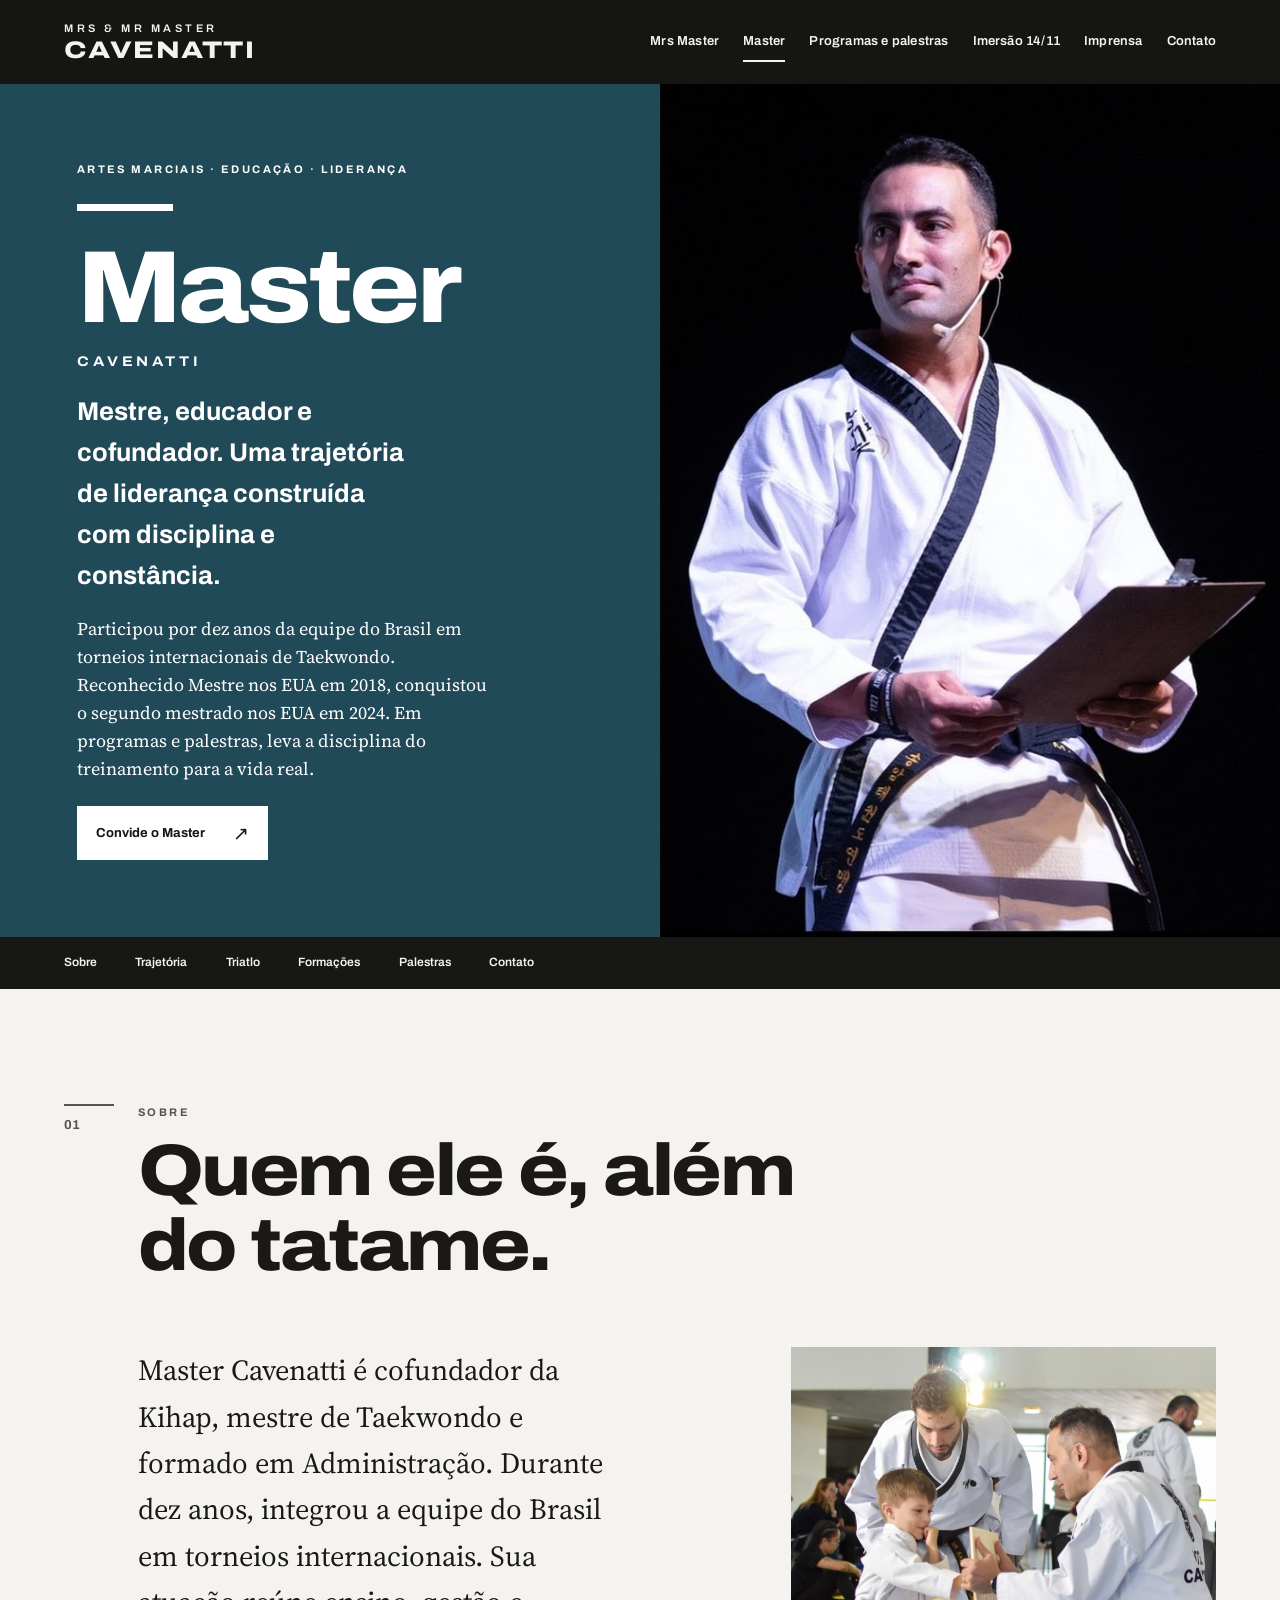
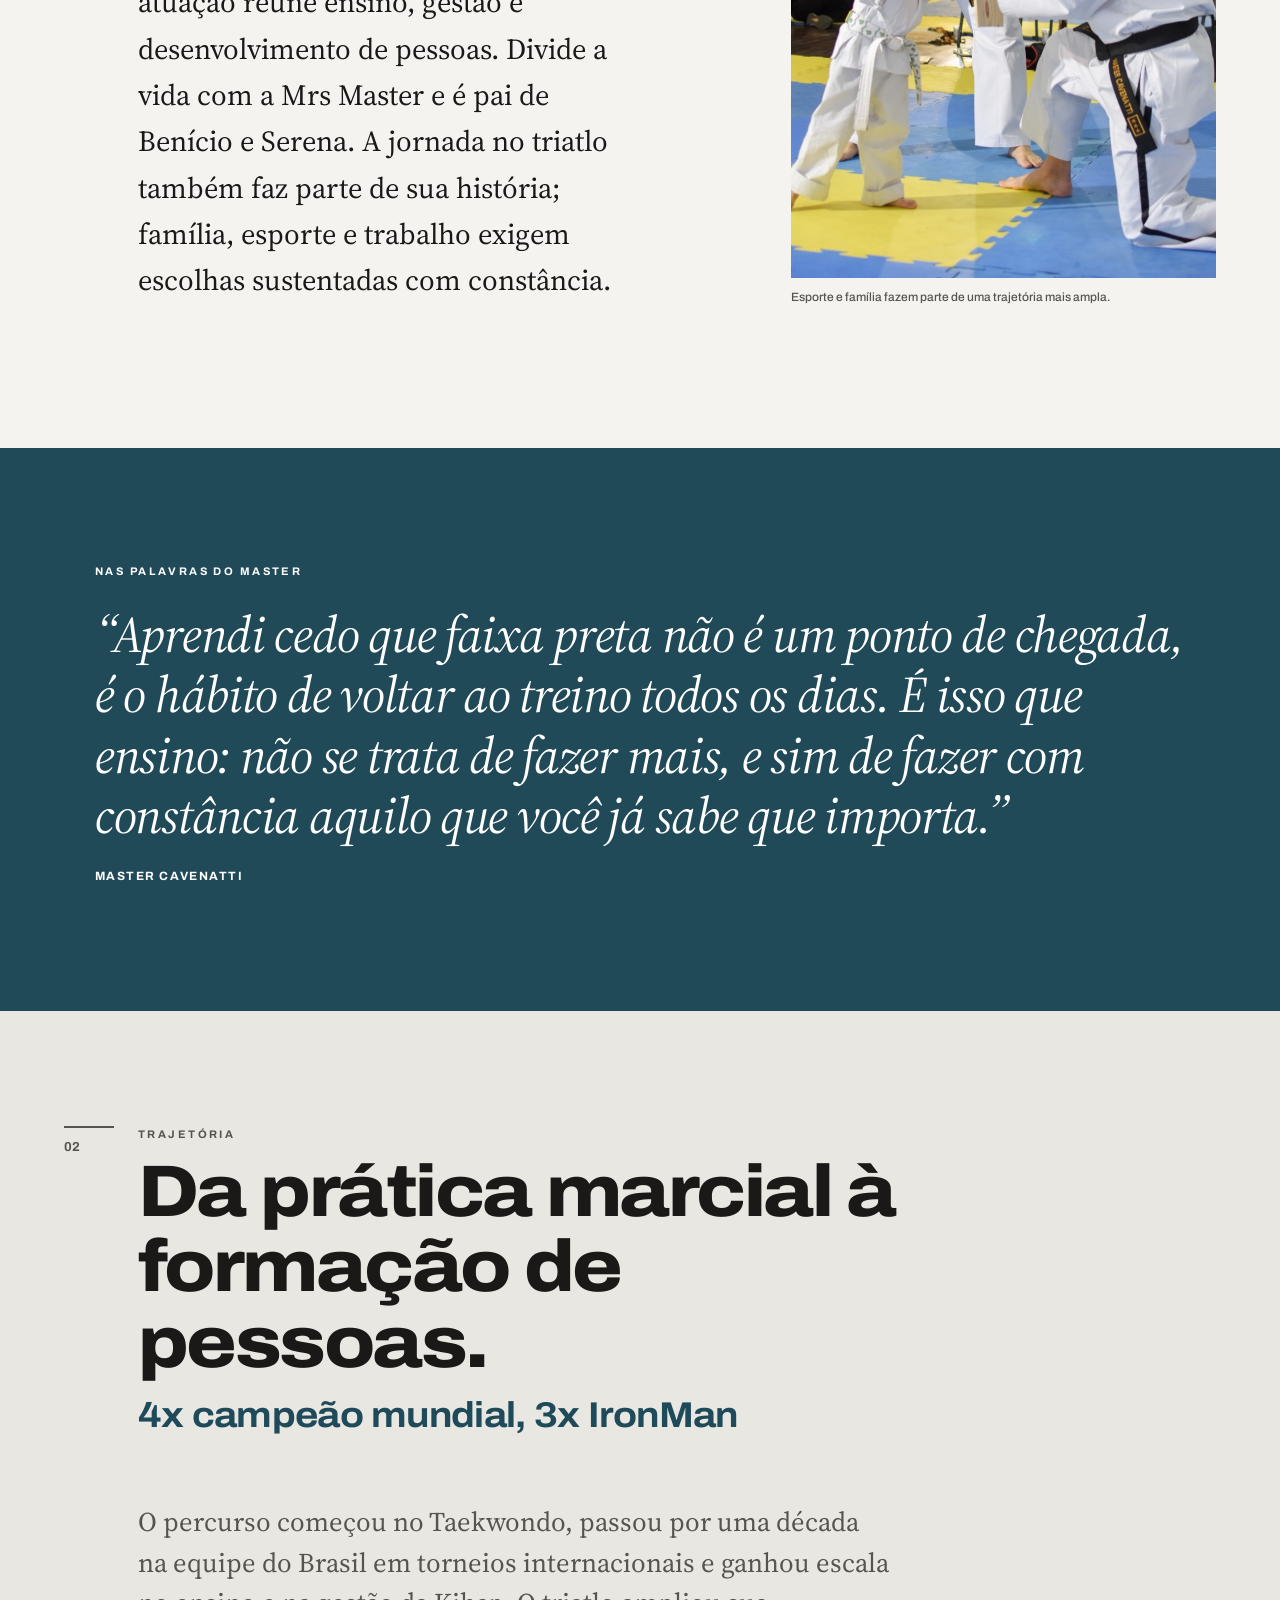
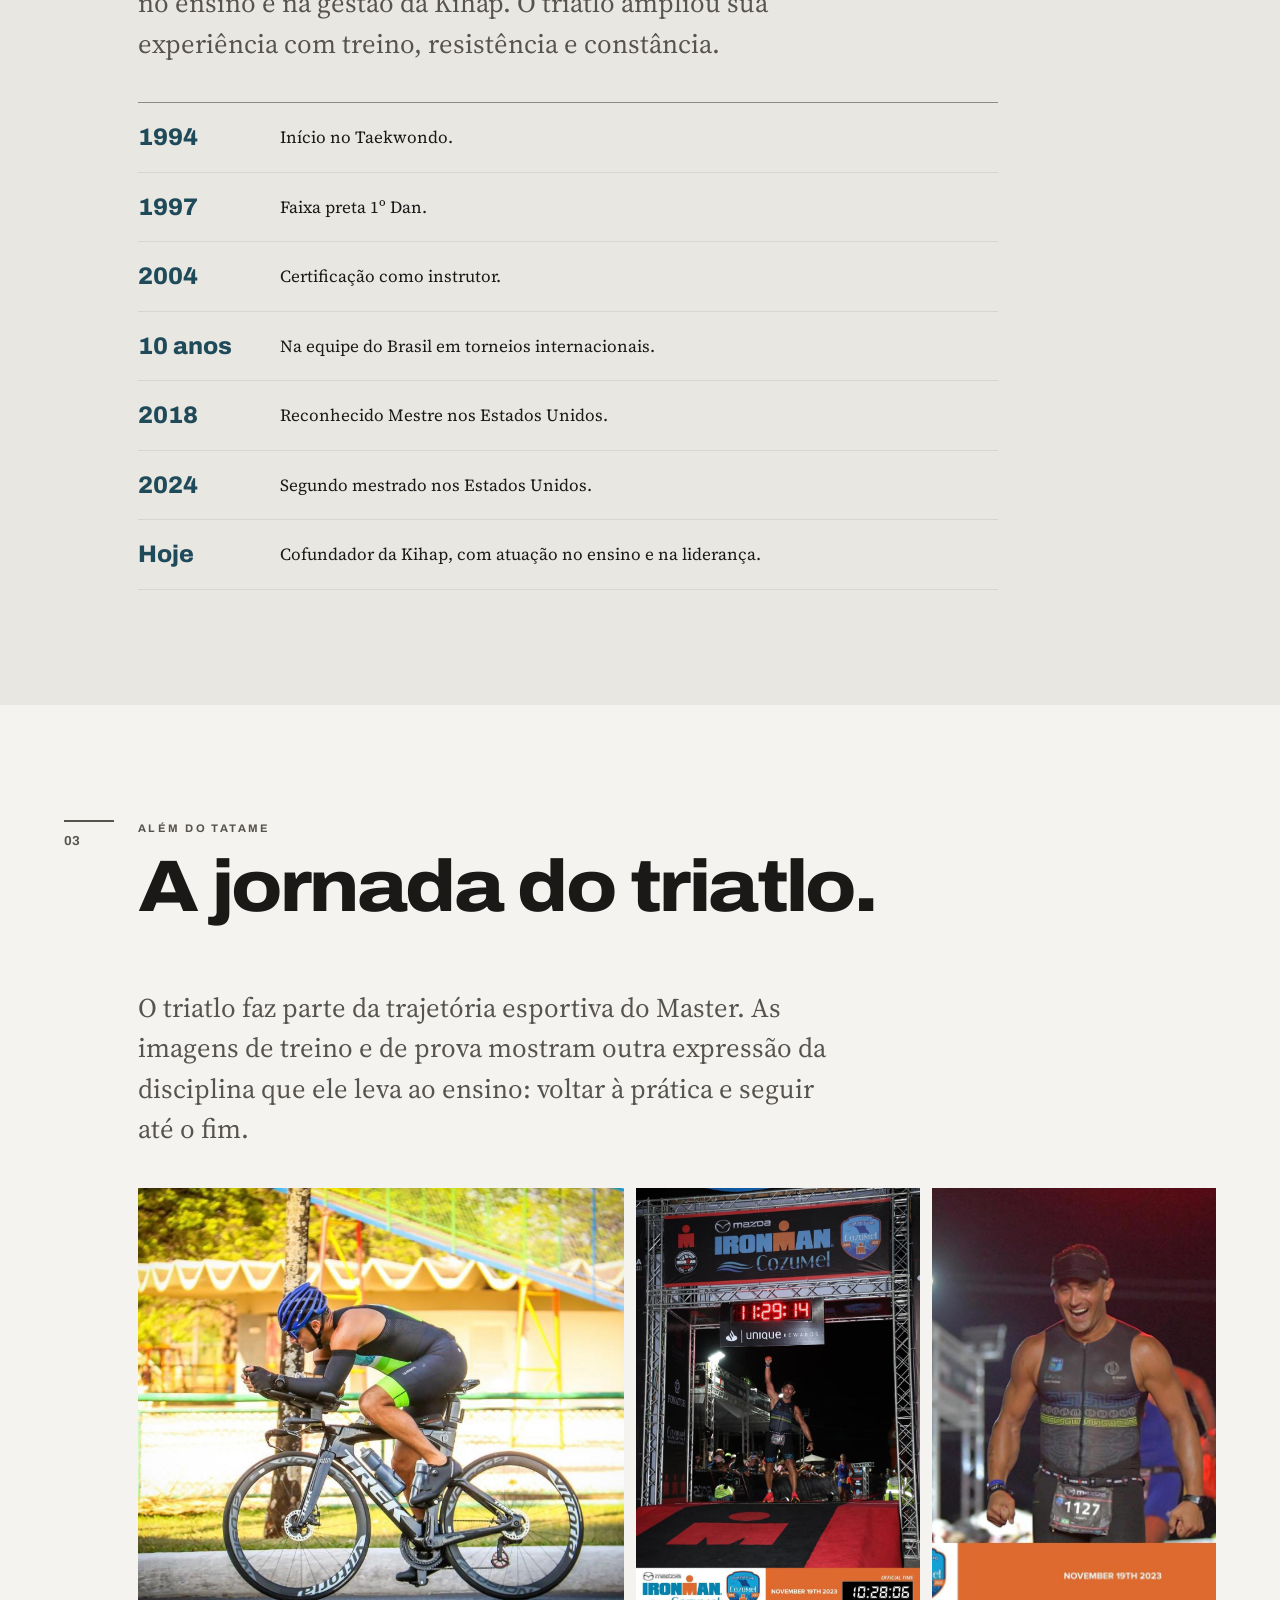
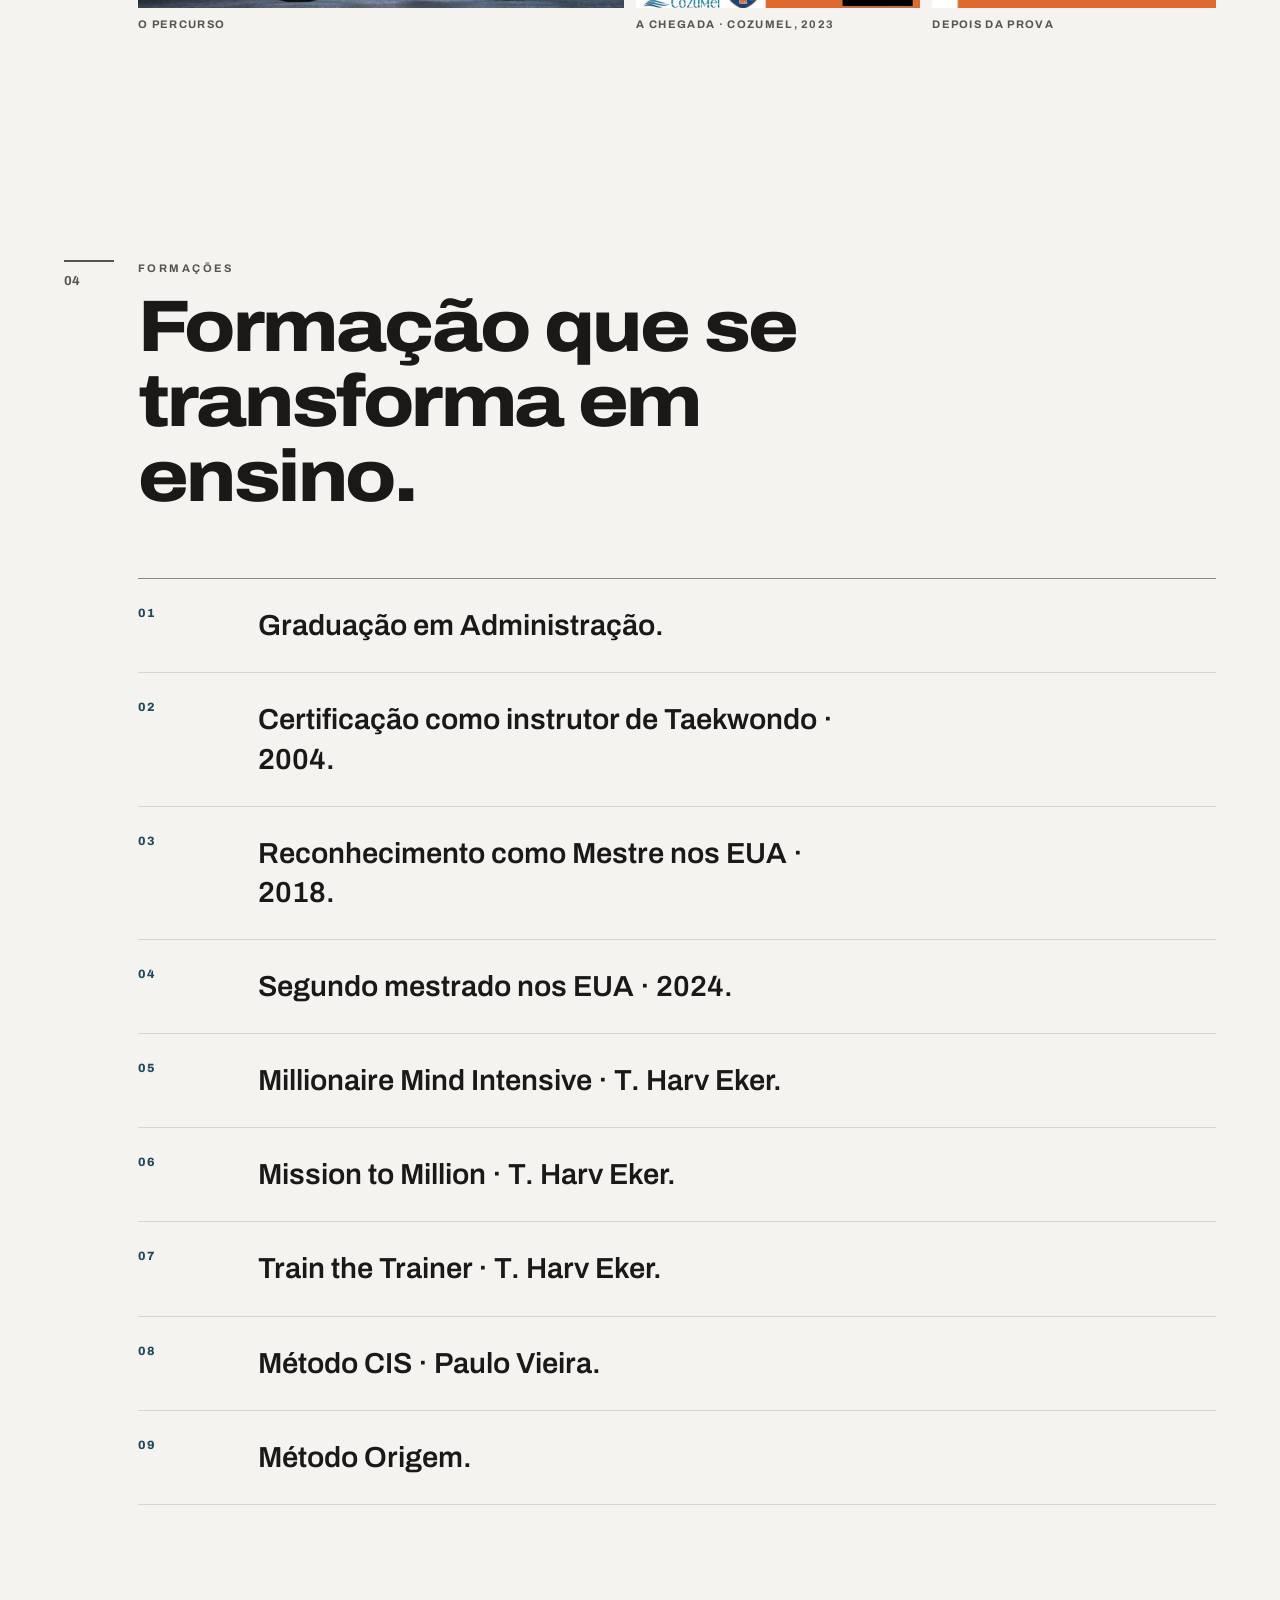
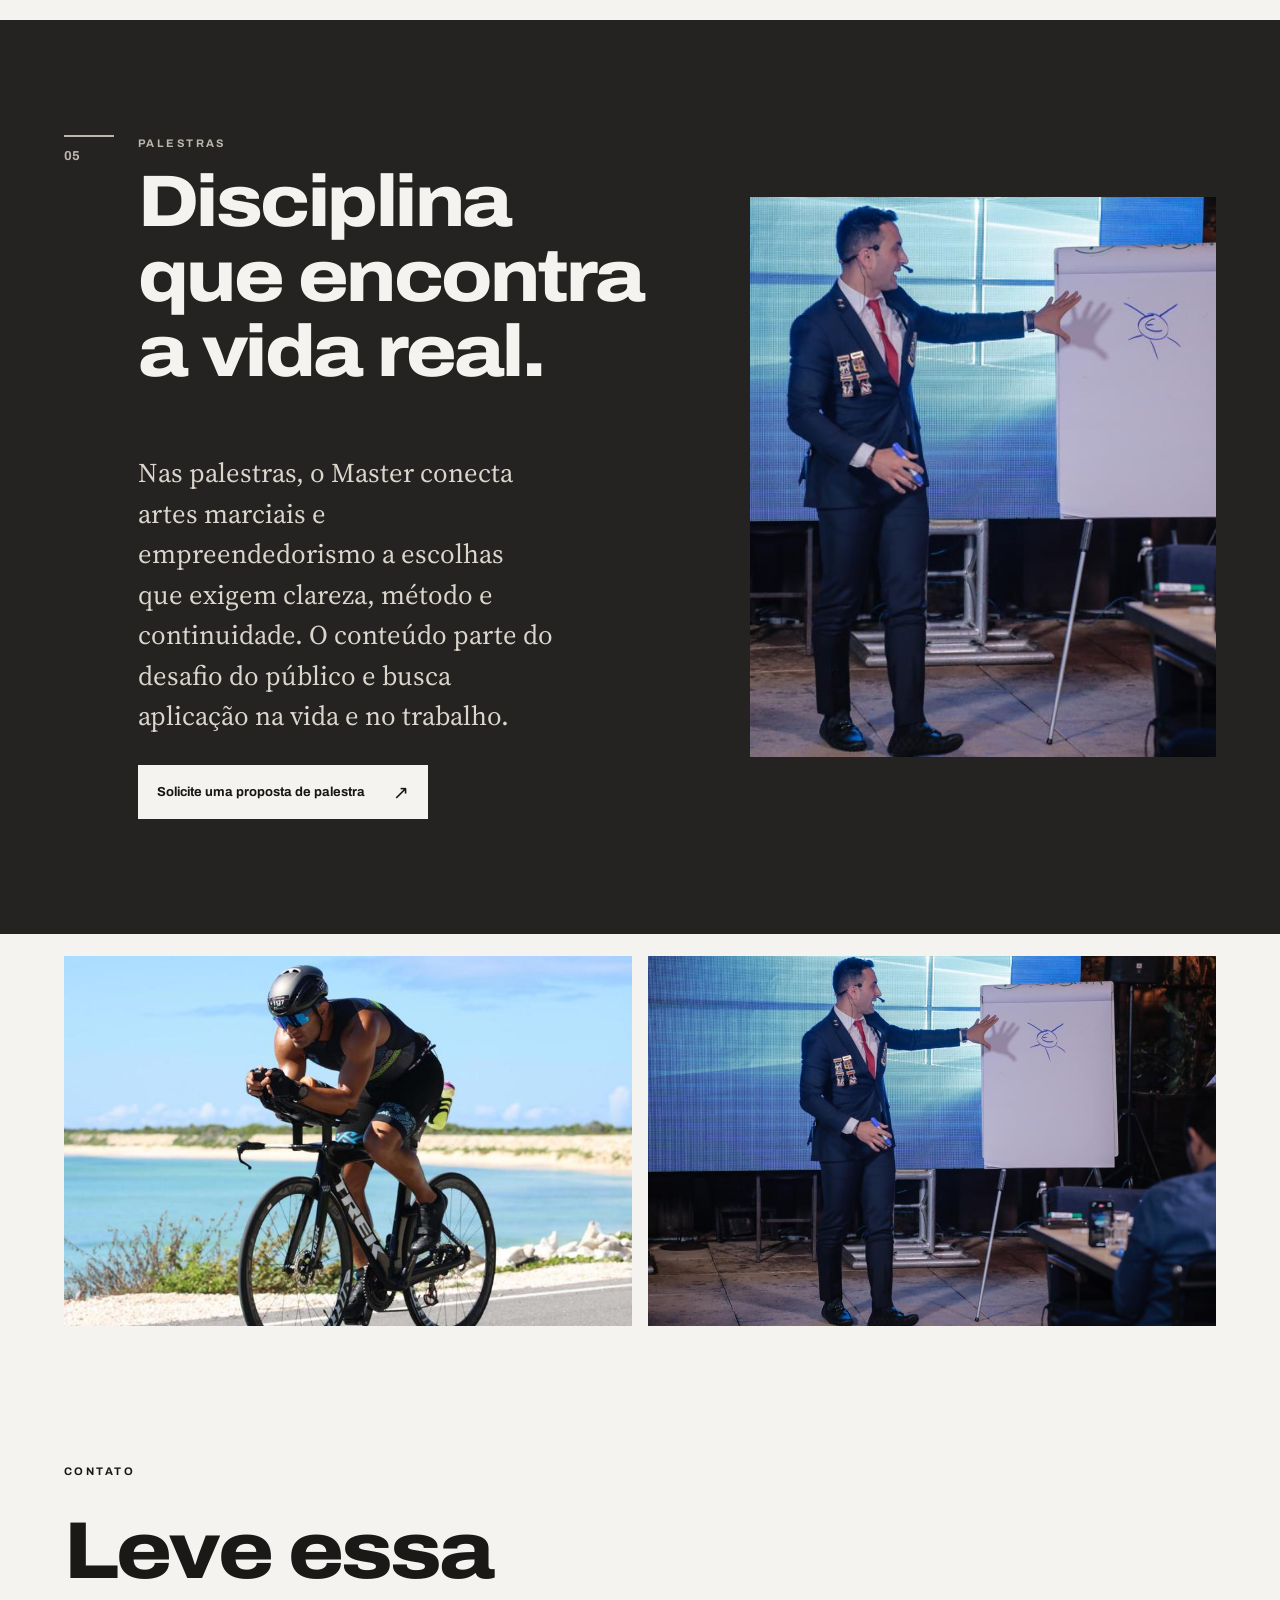
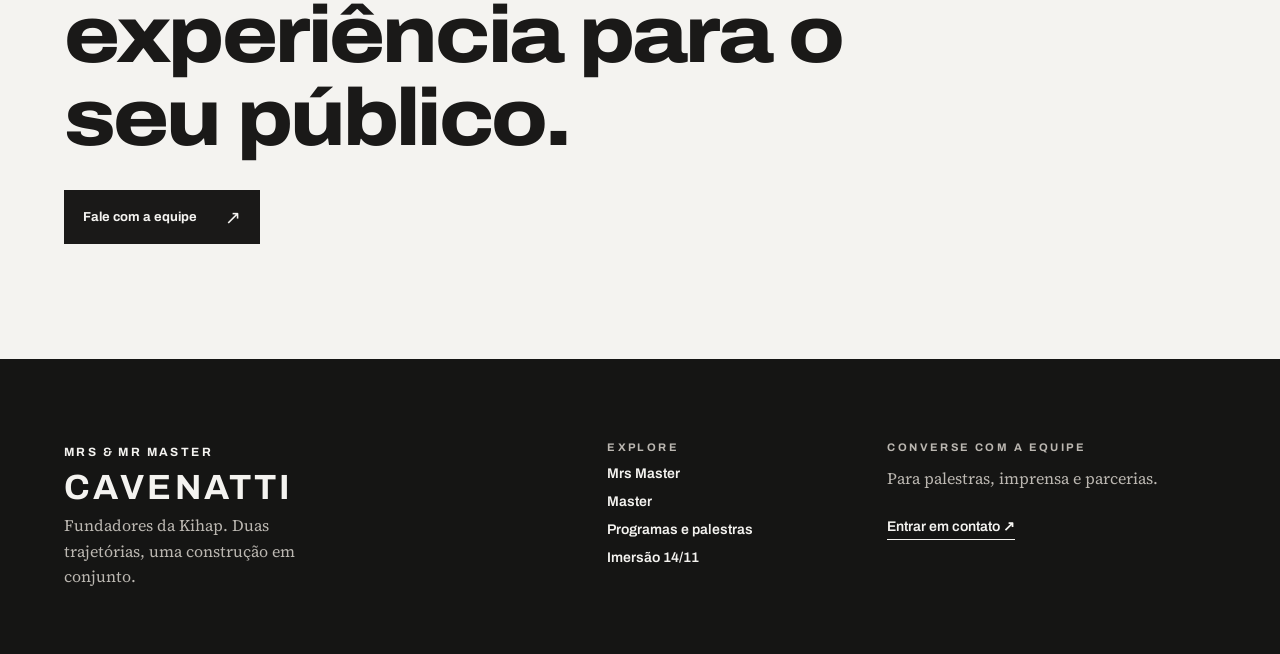
<file: public/master/index.html>
<!doctype html>
<html lang="pt-BR">
<head>
<meta charset="utf-8">
<meta name="viewport" content="width=device-width, initial-scale=1">
<title>Master Cavenatti · Cofundador da Kihap</title>
<meta name="description" content="Mestre de Taekwondo, educador e cofundador da Kihap.">
<link rel="preconnect" href="https://fonts.googleapis.com">
<link rel="preconnect" href="https://fonts.gstatic.com" crossorigin>
<link rel="stylesheet" href="https://fonts.googleapis.com/css2?family=Archivo:wdth,wght@62..125,400..900&family=Source+Serif+4:ital,opsz,wght@0,8..60,400..600;1,8..60,400&display=swap">
<link rel="stylesheet" href="../css/tokens.css?v=1793108234">
<link rel="stylesheet" href="../css/componentes.css?v=1793108234">
<link rel="stylesheet" href="../css/site.css?v=1793108234">
<link rel="stylesheet" href="../css/moderno.css?v=1793108234">
<link rel="stylesheet" href="../css/editorial.css?v=1793108234">
</head>
<body class="cv ed-site ed-person ed-mas">
<a class="pulo" href="#principal">Ir para o conteúdo</a>
<header class="topo ed-topo"><div class="in">
  <a class="wmb" href="../index.html" aria-label="Mrs &amp; Mr Master Cavenatti, página inicial"><span class="pre">Mrs &amp; Mr Master</span><span class="wm">CAVENATTI</span></a>
  <button class="menu-btn" type="button" aria-expanded="false" aria-controls="nav">Menu</button>
  <nav class="nav" id="nav" aria-label="Principal"><a href="../fernanda/index.html">Mrs Master</a>
<a href="../master/index.html" aria-current="page">Master</a>
<a href="../programas/index.html">Programas e palestras</a>
<a href="../imersao/index.html">Imersão 14/11</a>
<a href="../imprensa/index.html">Imprensa</a>
<a href="../contato/index.html">Contato</a></nav>
</div></header>
<main id="principal">
<section class="ed-person-hero ed-mas" aria-labelledby="person-title">
  <div class="ed-person-hero-copy"><p class="ed-eyebrow">Artes marciais · educação · liderança</p><span class="ed-faixa" aria-hidden="true"></span><h1 id="person-title">Master<small>CAVENATTI</small></h1><p class="ed-person-line">Mestre, educador e cofundador. Uma trajetória de liderança construída com disciplina e constância.</p><p>Participou por dez anos da equipe do Brasil em torneios internacionais de Taekwondo. Reconhecido Mestre nos EUA em 2018, conquistou o segundo mestrado nos EUA em 2024. Em programas e palestras, leva a disciplina do treinamento para a vida real.</p><a class="ed-button" href="../contato/index.html?assunto=Palestra%20com%20o%20Master">Convide o Master<span aria-hidden="true">↗</span></a></div>
  <div class="ed-person-hero-image"><img class="" src="../img/master_cavenatti.jpeg" alt="Master Cavenatti com uniforme de Taekwondo" loading="eager"></div>
</section>
<nav class="ed-chapter-nav" aria-label="Nesta página"><div class="in"><a href="#sobre">Sobre</a><a href="#trajetoria">Trajetória</a><a href="#triathlon-title">Triatlo</a><a href="#formacoes">Formações</a><a href="#palestras">Palestras</a><a href="#contato-pessoa">Contato</a></div></nav>
<section class="ed-section ed-person-about in" id="sobre" aria-labelledby="about-title">
  <div class="ed-section-head"><span class="ed-index">01</span><div><p class="ed-eyebrow">Sobre</p><h2 id="about-title">Quem ele é, além do tatame.</h2></div></div>
  <div class="ed-person-about-grid"><p class="ed-person-about-text">Master Cavenatti é cofundador da Kihap, mestre de Taekwondo e formado em Administração. Durante dez anos, integrou a equipe do Brasil em torneios internacionais. Sua atuação reúne ensino, gestão e desenvolvimento de pessoas. Divide a vida com a Mrs Master e é pai de Benício e Serena. A jornada no triatlo também faz parte de sua história; família, esporte e trabalho exigem escolhas sustentadas com constância.</p><figure><img class="" src="../img/master-treino.jpg" alt="Master Cavenatti acompanhando uma atividade de Taekwondo com o filho" loading="lazy"><figcaption>Esporte e família fazem parte de uma trajetória mais ampla.</figcaption></figure></div>
</section>
<section class="ed-master-voice ed-section" aria-labelledby="voice-title"><div class="in"><p class="ed-eyebrow">Nas palavras do Master</p><blockquote id="voice-title">“Aprendi cedo que faixa preta não é um ponto de chegada, é o hábito de voltar ao treino todos os dias. É isso que ensino: não se trata de fazer mais, e sim de fazer com constância aquilo que você já sabe que importa.”</blockquote><p>Master Cavenatti</p></div></section>
<section class="ed-section ed-person-timeline" id="trajetoria" aria-labelledby="traj-title"><div class="in">
  <div class="ed-section-head"><span class="ed-index">02</span><div><p class="ed-eyebrow">Trajetória</p><h2 id="traj-title">Da prática marcial à formação de pessoas.</h2><p class="ed-subhead">4x campeão mundial, 3x IronMan</p></div></div>
  <p class="ed-section-intro">O percurso começou no Taekwondo, passou por uma década na equipe do Brasil em torneios internacionais e ganhou escala no ensino e na gestão da Kihap. O triatlo ampliou sua experiência com treino, resistência e constância.</p>
  <ol class="ed-timeline"><li><span>1994</span><p>Início no Taekwondo.</p></li><li><span>1997</span><p>Faixa preta 1º Dan.</p></li><li><span>2004</span><p>Certificação como instrutor.</p></li><li><span>10 anos</span><p>Na equipe do Brasil em torneios internacionais.</p></li><li><span>2018</span><p>Reconhecido Mestre nos Estados Unidos.</p></li><li><span>2024</span><p>Segundo mestrado nos Estados Unidos.</p></li><li><span>Hoje</span><p>Cofundador da Kihap, com atuação no ensino e na liderança.</p></li></ol>
</div></section>
<section class="ed-triathlon ed-section in" aria-labelledby="triathlon-title">
  <div class="ed-section-head"><span class="ed-index">03</span><div><p class="ed-eyebrow">Além do tatame</p><h2 id="triathlon-title">A jornada do triatlo.</h2></div></div>
  <p class="ed-section-intro">O triatlo faz parte da trajetória esportiva do Master. As imagens de treino e de prova mostram outra expressão da disciplina que ele leva ao ensino: voltar à prática e seguir até o fim.</p>
  <div class="ed-triathlon-grid">
    <figure><img src="../img/master-triathlon-bike.jpg" alt="Master Cavenatti pedalando em uma prova de triatlo" loading="lazy"><figcaption>O percurso</figcaption></figure>
    <figure><img src="../img/master-triathlon-chegada-inteira.jpg" alt="Master Cavenatti cruzando a linha de chegada do Ironman Cozumel" loading="lazy"><figcaption>A chegada · Cozumel, 2023</figcaption></figure>
    <figure><img src="../img/master-triathlon-chegada.jpg" alt="Master Cavenatti após uma prova de triatlo" loading="lazy"><figcaption>Depois da prova</figcaption></figure>
  </div>
</section>
<section class="ed-section ed-person-form in" id="formacoes" aria-labelledby="form-title">
  <div class="ed-section-head"><span class="ed-index">04</span><div><p class="ed-eyebrow">Formações</p><h2 id="form-title">Formação que se transforma em ensino.</h2></div></div>
  <div class="ed-formations"><div><span>01</span><p>Graduação em Administração.</p></div><div><span>02</span><p>Certificação como instrutor de Taekwondo · 2004.</p></div><div><span>03</span><p>Reconhecimento como Mestre nos EUA · 2018.</p></div><div><span>04</span><p>Segundo mestrado nos EUA · 2024.</p></div><div><span>05</span><p>Millionaire Mind Intensive · T. Harv Eker.</p></div><div><span>06</span><p>Mission to Million · T. Harv Eker.</p></div><div><span>07</span><p>Train the Trainer · T. Harv Eker.</p></div><div><span>08</span><p>Método CIS · Paulo Vieira.</p></div><div><span>09</span><p>Método Origem.</p></div></div>
</section>
<section class="ed-section ed-person-talks" id="palestras" aria-labelledby="talk-title"><div class="in ed-talk-grid">
  <div><div class="ed-section-head"><span class="ed-index">05</span><div><p class="ed-eyebrow">Palestras</p><h2 id="talk-title">Disciplina que encontra a vida real.</h2></div></div><p class="ed-section-intro">Nas palestras, o Master conecta artes marciais e empreendedorismo a escolhas que exigem clareza, método e continuidade. O conteúdo parte do desafio do público e busca aplicação na vida e no trabalho.</p><a class="ed-button" href="../contato/index.html?assunto=Palestra%20com%20o%20Master">Solicite uma proposta de palestra<span aria-hidden="true">↗</span></a></div>
  <div class="ed-talk-image"><img class="" src="../imersao/master-palestra.jpg" alt="Master Cavenatti falando em um encontro de formação" loading="lazy"></div>
</div></section>

<section class="ed-section ed-person-gallery in" aria-label="Em imagens"><div class="ed-gallery"><figure><img class="" src="../img/master-triathlon-bike-mar.jpg" alt="Master Cavenatti pedalando durante uma prova de triatlo" loading="lazy"></figure><figure><img class="" src="../imersao/master-palestra.jpg" alt="Master Cavenatti falando em um encontro de formação" loading="lazy"></figure></div></section>
<section class="ed-close ed-section in" id="contato-pessoa"><p class="ed-eyebrow">Contato</p><h2>Leve essa experiência para o seu público.</h2><a class="ed-button" href="../contato/index.html?assunto=Palestra%20com%20o%20Master">Fale com a equipe<span aria-hidden="true">↗</span></a></section>
</main>
<footer class="ed-footer"><div class="in ed-footer-grid">
  <div><span class="ed-footer-brand">MRS &amp; MR MASTER<br><strong>CAVENATTI</strong></span><p>Fundadores da Kihap. Duas trajetórias, uma construção em conjunto.</p></div>
  <div><p class="ed-eyebrow">Explore</p><a href="../fernanda/index.html">Mrs Master</a><a href="../master/index.html">Master</a><a href="../programas/index.html">Programas e palestras</a><a href="../imersao/index.html">Imersão 14/11</a></div>
  <div><p class="ed-eyebrow">Converse com a equipe</p><p>Para palestras, imprensa e parcerias.</p><a class="ed-footer-contact" href="../contato/index.html">Entrar em contato ↗</a></div>
</div></footer>
<script src="../js/site.js?v=1793108234" defer></script>
</body></html>
</file>
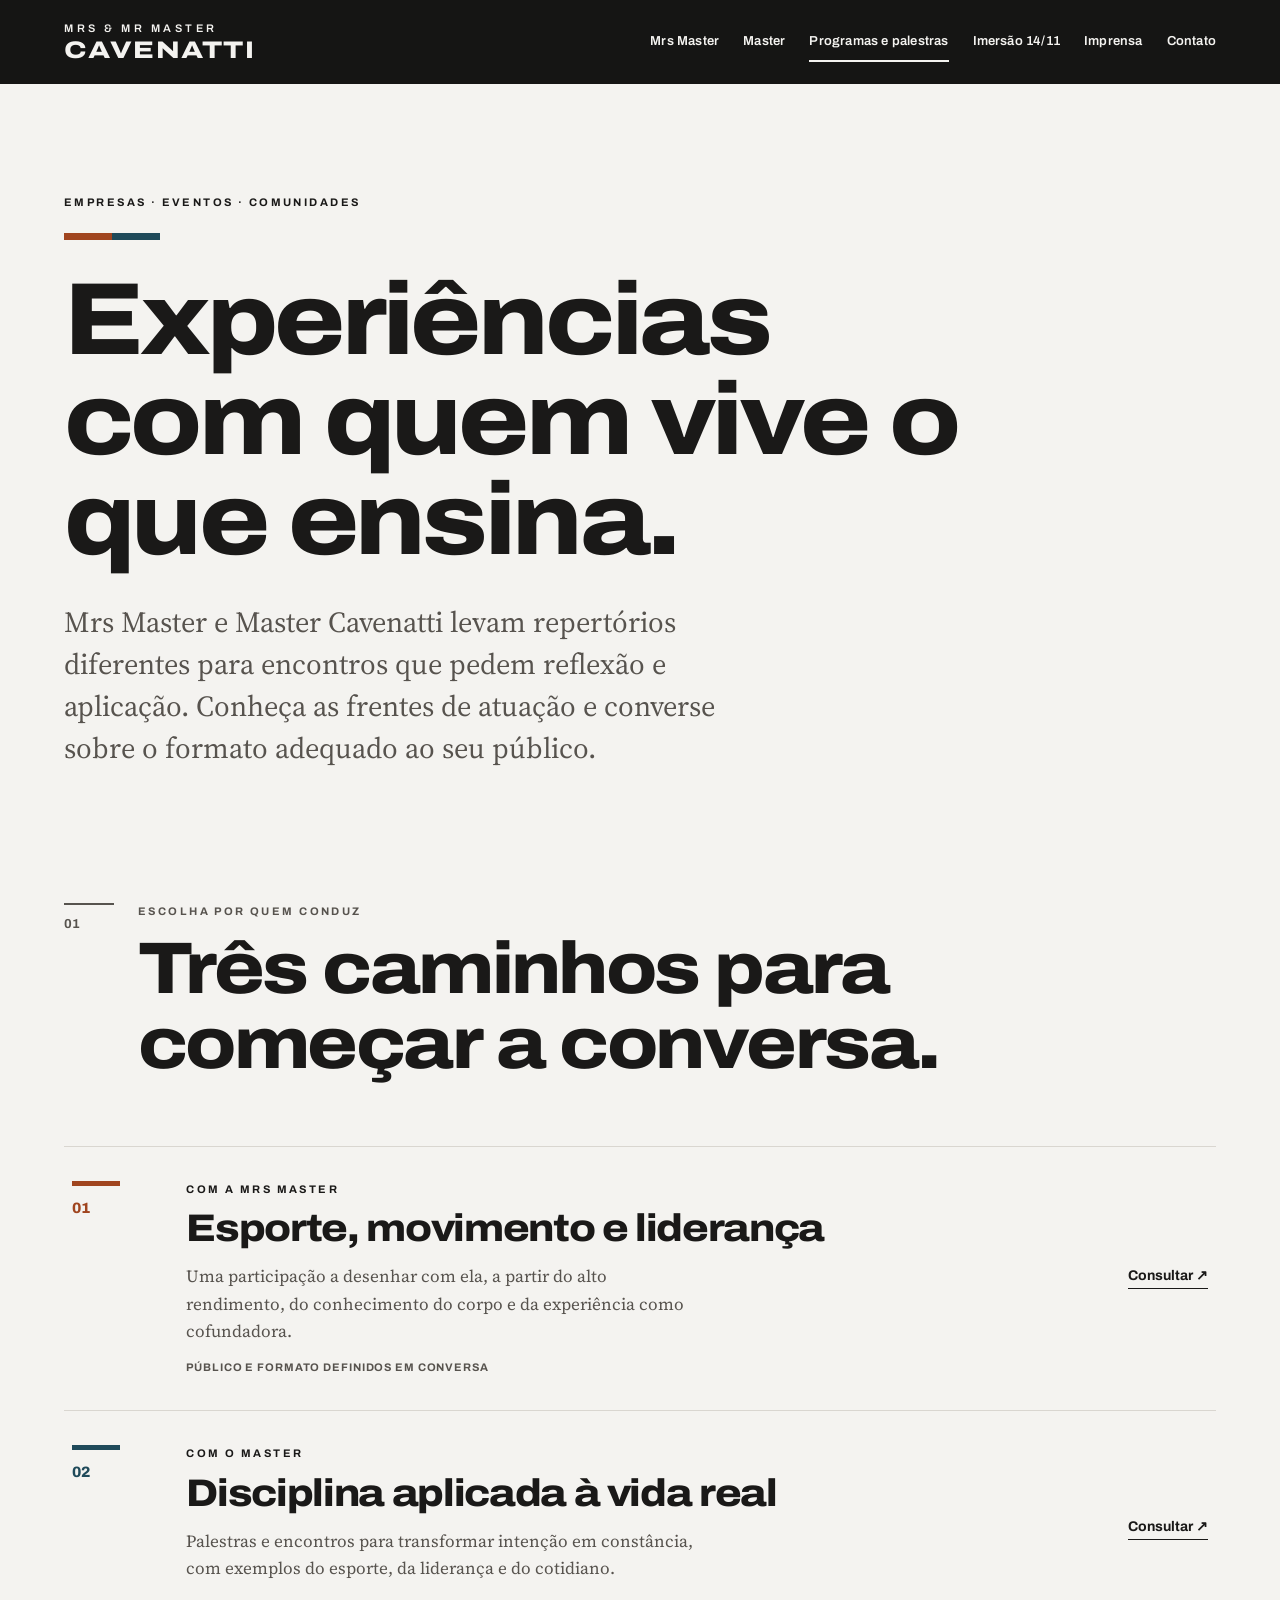
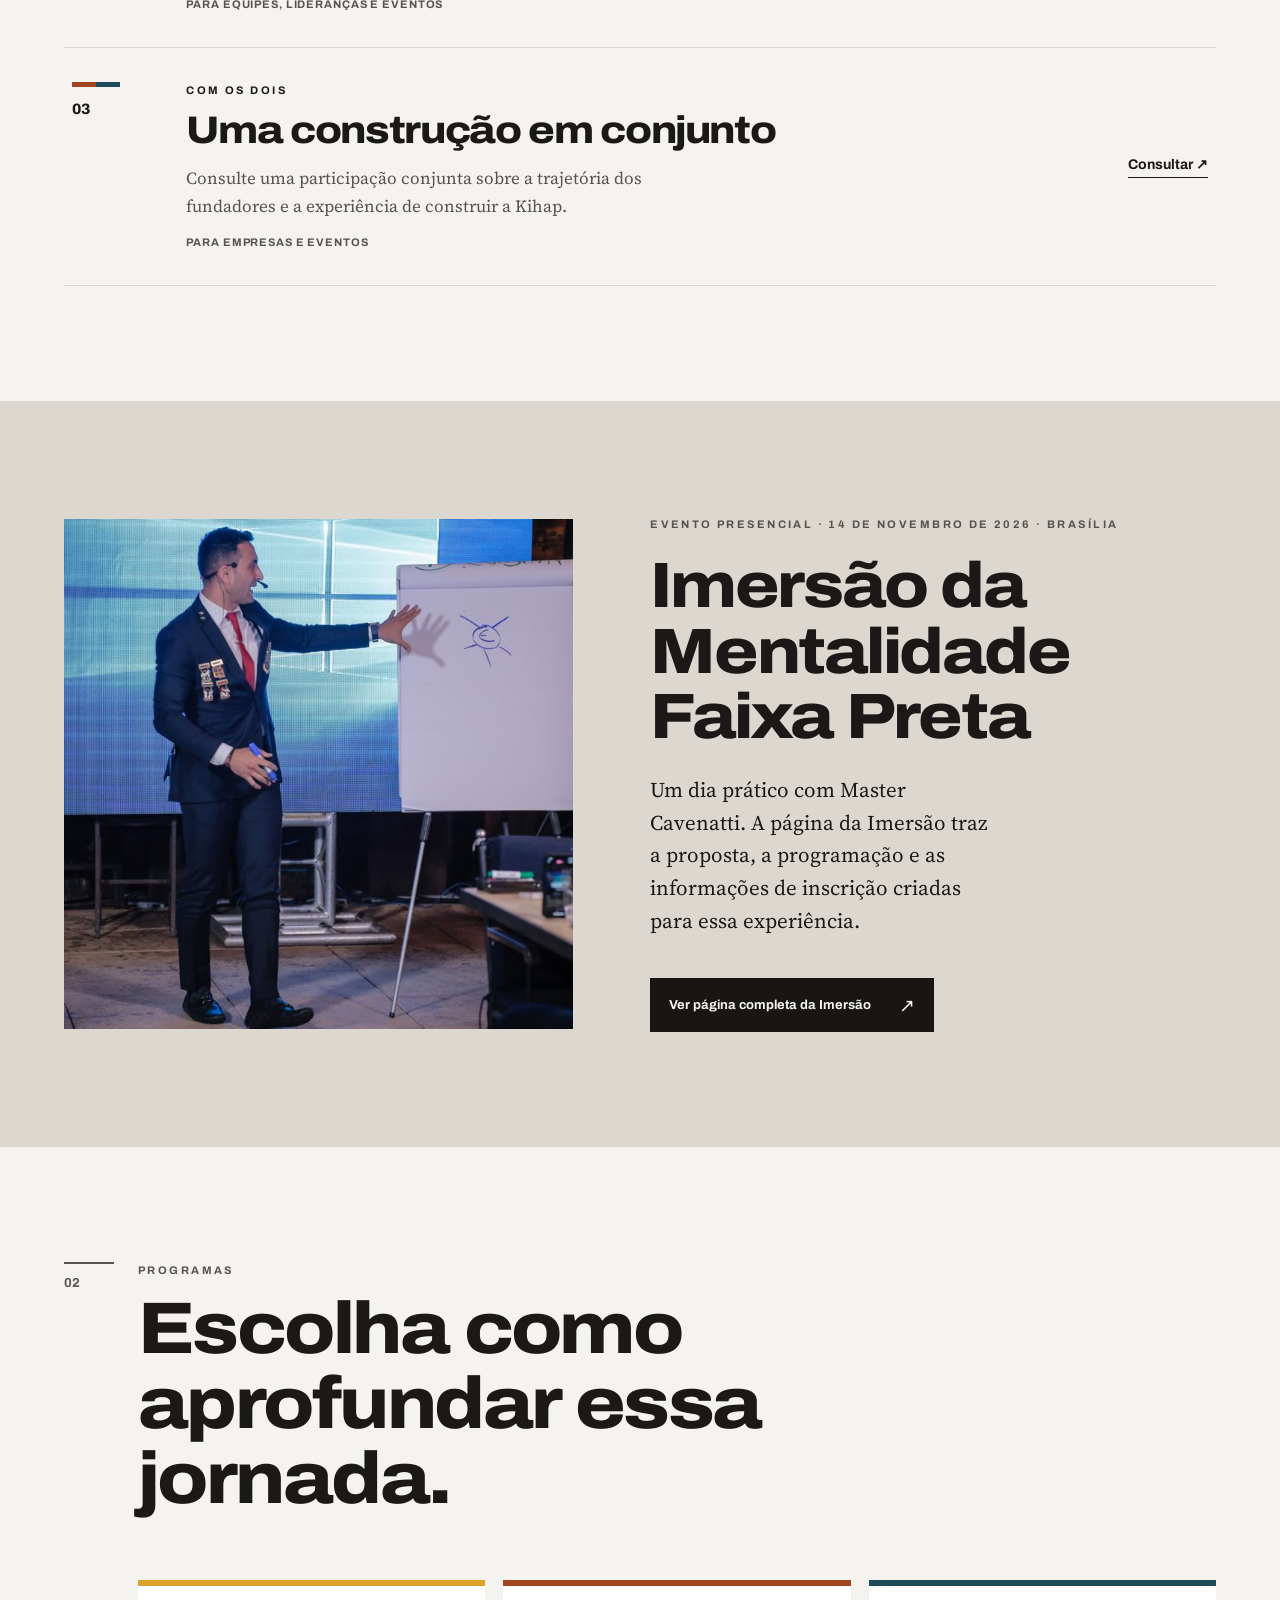
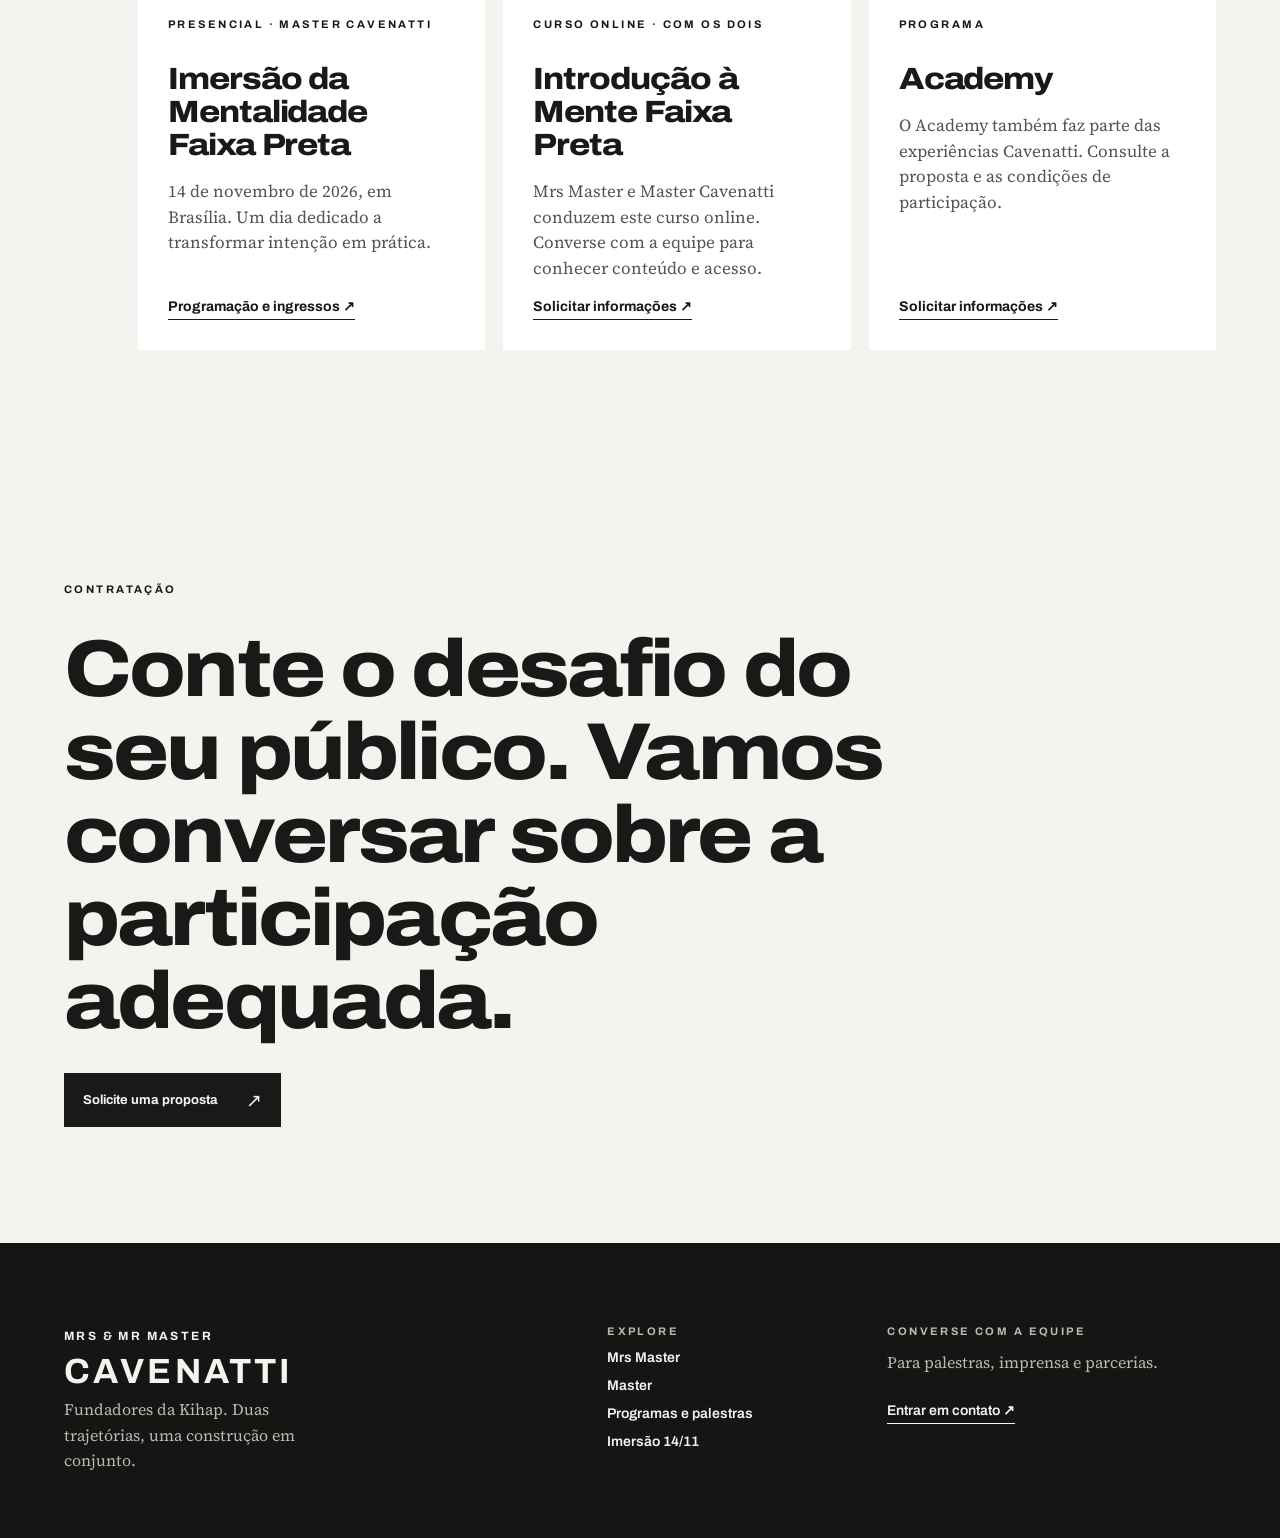
<file: public/programas/index.html>
<!doctype html>
<html lang="pt-BR">
<head>
<meta charset="utf-8">
<meta name="viewport" content="width=device-width, initial-scale=1">
<title>Programas e palestras · Cavenatti</title>
<meta name="description" content="Programas, palestras e participações de Mrs Master e Master Cavenatti para empresas e eventos.">
<link rel="preconnect" href="https://fonts.googleapis.com">
<link rel="preconnect" href="https://fonts.gstatic.com" crossorigin>
<link rel="stylesheet" href="https://fonts.googleapis.com/css2?family=Archivo:wdth,wght@62..125,400..900&family=Source+Serif+4:ital,opsz,wght@0,8..60,400..600;1,8..60,400&display=swap">
<link rel="stylesheet" href="../css/tokens.css?v=1793108234">
<link rel="stylesheet" href="../css/componentes.css?v=1793108234">
<link rel="stylesheet" href="../css/site.css?v=1793108234">
<link rel="stylesheet" href="../css/moderno.css?v=1793108234">
<link rel="stylesheet" href="../css/editorial.css?v=1793108234">
</head>
<body class="cv ed-site ed-programs">
<a class="pulo" href="#principal">Ir para o conteúdo</a>
<header class="topo ed-topo"><div class="in">
  <a class="wmb" href="../index.html" aria-label="Mrs &amp; Mr Master Cavenatti, página inicial"><span class="pre">Mrs &amp; Mr Master</span><span class="wm">CAVENATTI</span></a>
  <button class="menu-btn" type="button" aria-expanded="false" aria-controls="nav">Menu</button>
  <nav class="nav" id="nav" aria-label="Principal"><a href="../fernanda/index.html">Mrs Master</a>
<a href="../master/index.html">Master</a>
<a href="../programas/index.html" aria-current="page">Programas e palestras</a>
<a href="../imersao/index.html">Imersão 14/11</a>
<a href="../imprensa/index.html">Imprensa</a>
<a href="../contato/index.html">Contato</a></nav>
</div></header>
<main id="principal">
<section class="ed-page-intro in"><p class="ed-eyebrow">Empresas · eventos · comunidades</p><span class="ed-faixa ed-faixa-dupla" aria-hidden="true"></span><h1>Experiências com quem vive o que ensina.</h1><p>Mrs Master e Master Cavenatti levam repertórios diferentes para encontros que pedem reflexão e aplicação. Conheça as frentes de atuação e converse sobre o formato adequado ao seu público.</p></section>
<section class="ed-section ed-program-paths in" aria-labelledby="prog-title"><div class="ed-section-head"><span class="ed-index">01</span><div><p class="ed-eyebrow">Escolha por quem conduz</p><h2 id="prog-title">Três caminhos para começar a conversa.</h2></div></div>
  <div class="ed-offer-list">
    <article><span class="ed-offer-mark ed-fer-mark">01</span><div><p class="ed-eyebrow">Com a Mrs Master</p><h3>Esporte, movimento e liderança</h3><p>Uma participação a desenhar com ela, a partir do alto rendimento, do conhecimento do corpo e da experiência como cofundadora.</p><span class="ed-offer-meta">Público e formato definidos em conversa</span></div><a href="../contato/index.html?assunto=Palestra%20com%20a%20Mrs%20Master">Consultar ↗</a></article>
    <article><span class="ed-offer-mark ed-mas-mark">02</span><div><p class="ed-eyebrow">Com o Master</p><h3>Disciplina aplicada à vida real</h3><p>Palestras e encontros para transformar intenção em constância, com exemplos do esporte, da liderança e do cotidiano.</p><span class="ed-offer-meta">Para equipes, lideranças e eventos</span></div><a href="../contato/index.html?assunto=Palestra%20com%20o%20Master">Consultar ↗</a></article>
    <article><span class="ed-offer-mark ed-duo-mark">03</span><div><p class="ed-eyebrow">Com os dois</p><h3>Uma construção em conjunto</h3><p>Consulte uma participação conjunta sobre a trajetória dos fundadores e a experiência de construir a Kihap.</p><span class="ed-offer-meta">Para empresas e eventos</span></div><a href="../contato/index.html?assunto=Participa%C3%A7%C3%A3o%20dos%20dois">Consultar ↗</a></article>
  </div>
</section>
<section class="ed-event ed-section" aria-labelledby="program-event-title"><div class="in ed-event-grid"><div class="ed-event-image"><img class="" src="../imersao/master-palestra.jpg" alt="Master Cavenatti apresentando uma ideia diante de uma plateia" loading="lazy"></div><div class="ed-event-copy"><p class="ed-eyebrow">Evento presencial · 14 de novembro de 2026 · Brasília</p><h2 id="program-event-title">Imersão da Mentalidade Faixa Preta</h2><p>Um dia prático com Master Cavenatti. A página da Imersão traz a proposta, a programação e as informações de inscrição criadas para essa experiência.</p><a class="ed-button" href="../imersao/index.html">Ver página completa da Imersão<span aria-hidden="true">↗</span></a></div></div></section>
<section class="ed-products ed-section in" aria-labelledby="products-title">
  <div class="ed-section-head"><span class="ed-index">02</span><div><p class="ed-eyebrow">Programas</p><h2 id="products-title">Escolha como aprofundar essa jornada.</h2></div></div>
  <div class="ed-product-grid">
    <article><p class="ed-eyebrow">Presencial · Master Cavenatti</p><h3>Imersão da Mentalidade Faixa Preta</h3><p>14 de novembro de 2026, em Brasília. Um dia dedicado a transformar intenção em prática.</p><a class="ed-text-link" href="../imersao/index.html">Programação e ingressos ↗</a></article>
    <article><p class="ed-eyebrow">Curso online · com os dois</p><h3>Introdução à Mente Faixa Preta</h3><p>Mrs Master e Master Cavenatti conduzem este curso online. Converse com a equipe para conhecer conteúdo e acesso.</p><a class="ed-text-link" href="../contato/index.html?assunto=Introdu%C3%A7%C3%A3o%20%C3%A0%20Mente%20Faixa%20Preta">Solicitar informações ↗</a></article>
    <article><p class="ed-eyebrow">Programa</p><h3>Academy</h3><p>O Academy também faz parte das experiências Cavenatti. Consulte a proposta e as condições de participação.</p><a class="ed-text-link" href="../contato/index.html?assunto=Academy">Solicitar informações ↗</a></article>
  </div>
</section>
<section class="ed-close ed-section in"><p class="ed-eyebrow">Contratação</p><h2>Conte o desafio do seu público. Vamos conversar sobre a participação adequada.</h2><a class="ed-button" href="../contato/index.html">Solicite uma proposta<span aria-hidden="true">↗</span></a></section>
</main>
<footer class="ed-footer"><div class="in ed-footer-grid">
  <div><span class="ed-footer-brand">MRS &amp; MR MASTER<br><strong>CAVENATTI</strong></span><p>Fundadores da Kihap. Duas trajetórias, uma construção em conjunto.</p></div>
  <div><p class="ed-eyebrow">Explore</p><a href="../fernanda/index.html">Mrs Master</a><a href="../master/index.html">Master</a><a href="../programas/index.html">Programas e palestras</a><a href="../imersao/index.html">Imersão 14/11</a></div>
  <div><p class="ed-eyebrow">Converse com a equipe</p><p>Para palestras, imprensa e parcerias.</p><a class="ed-footer-contact" href="../contato/index.html">Entrar em contato ↗</a></div>
</div></footer>
<script src="../js/site.js?v=1793108234" defer></script>
</body></html>
</file>
<file: public/css/tokens.css>
/* Gerado a partir de tokens.json do design system Cavenatti (v2). Não editar à mão. */
:root, :root[data-theme="claro"] {
  --papel:#f4f3f0; --papel-elevado:#ffffff; --papel-recuo:#e9e7e2;
  --tinta:#1a1918; --tinta-suave:#57534e; --tinta-discreta:#6e6a64;
  --linha:#d9d6d0; --linha-forte:#8e8982;
  --kihap-grafite:#303030; --kihap-ouro:#dea129; --ouro-texto:#7e5a12;
  --fernanda:#a0451f; --fernanda-tinta:#f5e1d6; --sobre-fernanda:#ffffff;
  --master:#1f4a5a; --master-tinta:#d8e6ea; --sobre-master:#ffffff;
  --faixa-preta:#0f0f0f; --foco:#1f4a5a; --erro:#a3281f; --sucesso:#2f6b3a;
  --sombra-sobreposta:0 12px 32px rgba(26,25,24,.14);
}
@media (prefers-color-scheme: dark) {
  :root:not([data-theme="claro"]) {
    --papel:#161514; --papel-elevado:#201f1d; --papel-recuo:#0f0e0d;
    --tinta:#f2f0ec; --tinta-suave:#bab5ae; --tinta-discreta:#9c978f;
    --linha:#34322f; --linha-forte:#6f6a63; --ouro-texto:#dea129;
    --fernanda:#e8916a; --fernanda-tinta:#3a2219; --sobre-fernanda:#161514;
    --master:#86bacb; --master-tinta:#182c33; --sobre-master:#161514;
    --foco:#dea129; --erro:#f08c80; --sucesso:#8bc79a;
    --sombra-sobreposta:0 12px 32px rgba(0,0,0,.5);
  }
}
:root {
  --font-display: Archivo, "Arial Narrow", Helvetica, sans-serif;
  --font-texto: "Source Serif 4", Georgia, "Times New Roman", serif;
  --espaco-1:4px; --espaco-2:8px; --espaco-3:12px; --espaco-4:16px; --espaco-5:24px;
  --espaco-6:32px; --espaco-7:48px; --espaco-8:64px; --espaco-9:96px; --espaco-10:128px;
  --container:1200px; --medida-texto:68ch; --faixa-altura:8px; --fio:1px; --fio-forte:2px;
  --raio-0:0; --raio-1:2px; --raio-circulo:50%;
}
</file>
<file: public/css/componentes.css>
/* Cavenatti: componentes em CSS puro. Tokens vêm de tokens.css. */
.cv { font-family: var(--font-texto); color: var(--tinta); background: var(--papel); -webkit-font-smoothing: antialiased; }
.cv *, .cv *::before, .cv *::after { box-sizing: border-box; }

/* Escopo de fundador: troca a cor de destaque */
.cv-fernanda { --acento: var(--fernanda); --acento-tinta: var(--fernanda-tinta); --sobre-acento: var(--sobre-fernanda); }
.cv-master   { --acento: var(--master);   --acento-tinta: var(--master-tinta);   --sobre-acento: var(--sobre-master); }
.cv-dupla    { --acento: var(--tinta);    --acento-tinta: var(--papel-recuo);    --sobre-acento: var(--papel); }
.cv-mfp      { --acento: var(--kihap-ouro); --acento-tinta: var(--faixa-preta);  --sobre-acento: var(--faixa-preta); }

/* Tipografia */
.cv-display { font-family: var(--font-display); font-weight: 800; font-stretch: 115%; letter-spacing: -0.01em; line-height: .92; text-wrap: balance; margin: 0; }
.cv-titulo  { font-family: var(--font-display); font-weight: 700; line-height: 1.12; text-wrap: balance; margin: 0; }
.cv-sobre   { font-family: var(--font-display); font-size: 12px; font-weight: 600; letter-spacing: .24em; text-transform: uppercase; line-height: 1.2; color: var(--tinta-suave); margin: 0; }
.cv-texto   { font-family: var(--font-texto); font-size: 17px; line-height: 1.65; max-width: 68ch; color: var(--tinta-suave); margin: 0; }
.cv-legenda { font-family: var(--font-display); font-size: 13px; line-height: 1.45; color: var(--tinta-discreta); margin: 0; }

/* Faixa, o dispositivo assinatura */
.cv-faixa { display: block; height: var(--faixa-altura); width: 96px; background: var(--acento, var(--kihap-ouro)); border: 0; margin: 0; }
.cv-faixa.longa { width: 100%; }
.cv-faixa.dupla { background: linear-gradient(90deg, var(--fernanda) 0 50%, var(--master) 50% 100%); }
.cv-faixa.kihap { background: var(--kihap-ouro); }

/* Botões */
.cv-btn { display: inline-flex; align-items: center; gap: 10px; min-height: 48px; padding: 0 22px; border-radius: var(--raio-1); border: 1px solid transparent; font-family: var(--font-display); font-size: 15px; font-weight: 600; line-height: 1; text-decoration: none; cursor: pointer; transition: background-color .2s cubic-bezier(.2,.6,.2,1), color .2s; }
.cv-btn:focus-visible, .cv-link:focus-visible, .cv-campo input:focus-visible, .cv-campo select:focus-visible, .cv-campo textarea:focus-visible { outline: 2px solid var(--foco); outline-offset: 2px; }
.cv-btn.primario { background: var(--tinta); color: var(--papel); }
.cv-btn.primario:hover { background: var(--tinta-suave); }
.cv-btn.acento { background: var(--acento); color: var(--sobre-acento); }
.cv-btn.acento:hover { filter: brightness(.9); }
.cv-btn.secundario { background: transparent; color: var(--tinta); border-color: var(--linha-forte); }
.cv-btn.secundario:hover { background: var(--papel-recuo); }
.cv-btn[disabled] { background: var(--papel-recuo); color: var(--tinta-discreta); border-color: var(--linha); cursor: not-allowed; filter: none; }
.cv-link { font-family: var(--font-display); font-weight: 600; font-size: 15px; color: var(--acento, var(--tinta)); text-decoration: none; border-bottom: 2px solid transparent; padding-bottom: 2px; }
.cv-link:hover { border-bottom-color: currentColor; }

/* Citação */
.cv-citacao { margin: 0; padding-left: 24px; border-left: 2px solid var(--acento); max-width: 34ch; }
.cv-citacao > p { font-family: var(--font-texto); font-style: italic; font-size: 30px; line-height: 1.3; color: var(--tinta); margin: 0; }
.cv-citacao footer { margin-top: 16px; }

/* Provas numéricas */
.cv-provas { display: grid; grid-template-columns: repeat(auto-fit, minmax(150px, 1fr)); gap: 24px; }
.cv-prova { border-top: 1px solid var(--linha); padding-top: 16px; }
.cv-prova b { display: block; font-family: var(--font-display); font-weight: 800; font-stretch: 115%; font-size: 56px; line-height: 1; color: var(--acento, var(--tinta)); font-variant-numeric: tabular-nums; }
.cv-prova span { display: block; margin-top: 8px; font-family: var(--font-display); font-size: 14px; line-height: 1.35; color: var(--tinta-suave); }

/* Cartões */
.cv-cartao { background: var(--papel-elevado); border: 1px solid var(--linha); border-radius: var(--raio-0); }
.cv-foto { background: repeating-linear-gradient(135deg, var(--papel-recuo) 0 12px, var(--papel) 12px 24px); display: flex; align-items: flex-end; padding: 16px; color: var(--tinta-discreta); font-family: var(--font-display); font-size: 12px; letter-spacing: .12em; text-transform: uppercase; }

/* Formulário */
.cv-campo { display: grid; gap: 8px; }
.cv-campo label { font-family: var(--font-display); font-size: 14px; font-weight: 600; color: var(--tinta); }
.cv-campo input, .cv-campo select, .cv-campo textarea { width: 100%; min-height: 48px; padding: 12px 14px; border: 1px solid var(--linha-forte); border-radius: var(--raio-1); background: var(--papel-elevado); color: var(--tinta); font-family: var(--font-display); font-size: 16px; }
.cv-campo .ajuda { font-family: var(--font-display); font-size: 13px; color: var(--tinta-discreta); }
.cv-campo.erro input { border-color: var(--erro); }
.cv-campo.erro .ajuda { color: var(--erro); }

@media (prefers-reduced-motion: reduce) { .cv * { transition: none !important; } }
</file>
<file: public/css/site.css>
/* Layout do site cavenatti.com. Componentes em componentes.css, tokens em tokens.css. */
html { scroll-behavior: smooth; }
body { margin: 0; background: var(--papel); }
@media (prefers-reduced-motion: reduce) { html { scroll-behavior: auto; } }
.in { width: min(var(--container), 100% - 2 * var(--espaco-4)); margin-inline: auto; }
@media (min-width: 900px) { .in { width: min(var(--container), 100% - 128px); } }
.pulo { position: absolute; left: -9999px; }
.pulo:focus { left: 16px; top: 16px; z-index: 10; background: var(--papel-elevado); padding: 12px 16px; outline: 2px solid var(--foco); }
section[id] { scroll-margin-top: 24px; }

/* Cabeçalho */
.topo { border-bottom: 1px solid var(--linha); }
.topo .in { display: flex; justify-content: space-between; align-items: center; padding-block: 20px; gap: 16px; }
.wmb { display: grid; gap: 4px; text-decoration: none; color: var(--tinta); }
.wmb .pre { font-family: var(--font-display); font-weight: 600; font-size: 11px; letter-spacing: .32em; text-transform: uppercase; color: var(--tinta); }
.wmb .wm { font-family: var(--font-display); font-weight: 800; font-stretch: 125%; font-size: 24px; letter-spacing: .06em; line-height: 1; }
.nav { display: flex; gap: 24px; }
.nav a { white-space: nowrap; font-family: var(--font-display); font-weight: 600; font-size: 15px; color: var(--tinta); text-decoration: none; padding: 12px 0; border-bottom: 2px solid transparent; }
.nav a:hover, .nav a[aria-current="page"] { border-bottom-color: var(--tinta); }
.menu-btn { display: none; min-height: 44px; min-width: 44px; background: transparent; border: 1px solid var(--linha-forte); border-radius: var(--raio-1); color: var(--tinta); font-family: var(--font-display); font-weight: 600; font-size: 15px; padding: 0 14px; cursor: pointer; }
.menu-btn:focus-visible, .nav a:focus-visible, .wmb:focus-visible, a:focus-visible { outline: 2px solid var(--foco); outline-offset: 2px; }
@media (max-width: 1040px) {
  .menu-btn { display: inline-block; }
  .nav { display: none; position: absolute; left: 0; right: 0; top: 100%; flex-direction: column; gap: 0; background: var(--papel-elevado); border-bottom: 1px solid var(--linha); padding: 8px 16px; z-index: 5; }
  .nav.aberto { display: flex; }
  .topo { position: relative; }
  .nav a { padding: 14px 0; border-bottom: 1px solid var(--linha); }
}

/* Seções */
.sec { padding-block: var(--espaco-8); }
@media (min-width: 900px) { .sec { padding-block: var(--espaco-9); } }
.sec.recuo { background: var(--papel-recuo); }
.cab-sec { display: grid; gap: var(--espaco-2); margin-bottom: var(--espaco-6); }
.cab-sec .cv-faixa { margin-bottom: var(--espaco-3); }
.cab-sec h2 { font-size: clamp(30px, 4.4vw, 40px); }
.cv-texto.l { font-size: 21px; line-height: 1.55; color: var(--tinta); }
.pilha { display: grid; gap: var(--espaco-5); align-content: start; }
.cols { display: grid; gap: var(--espaco-7); }
@media (min-width: 900px) { .cols { grid-template-columns: 5fr 7fr; gap: var(--espaco-8); } }

/* Abertura da home */
.abertura { padding-block: var(--espaco-8) var(--espaco-7); display: grid; gap: var(--espaco-4); }
.abertura h1 { font-size: clamp(44px, 8vw, 88px); max-width: 14ch; margin-top: var(--espaco-2); }
.abertura .cv-texto { font-size: 21px; line-height: 1.55; max-width: 60ch; }

/* Cartão de fundador */
.duo { display: grid; gap: var(--espaco-5); }
@media (min-width: 800px) { .duo { grid-template-columns: 1fr 1fr; } }
.cf { display: grid; }
.cf .fi { aspect-ratio: 4/5; }
.cf .corpo { display: grid; gap: 10px; padding: var(--espaco-5) var(--espaco-5) var(--espaco-6); align-content: start; }
.assin-n { font-family: var(--font-display); font-weight: 800; font-stretch: 115%; font-size: 44px; line-height: .9; color: var(--acento); margin: 0; }
.assin-pre { font-family: var(--font-display); font-weight: 600; font-size: 13px; letter-spacing: .32em; text-transform: uppercase; color: var(--tinta); margin: 0; }
.assin-sob { font-family: var(--font-display); font-weight: 600; font-size: 13px; letter-spacing: .32em; text-transform: uppercase; color: var(--tinta); margin: 0; }
.cf .cv-faixa { width: 100%; }

/* Abertura das páginas de fundador */
.fund { padding-block: var(--espaco-8); display: grid; gap: var(--espaco-7); align-items: center; }
@media (min-width: 900px) { .fund { grid-template-columns: 7fr 5fr; padding-block: var(--espaco-9); } }
.fund .assin-n { font-size: clamp(56px, 9vw, 88px); }
.fund .cv-foto, .fund .fi { aspect-ratio: 4/5; }
.assin-bloco { display: grid; gap: 10px; margin-bottom: var(--espaco-5); }

/* Linha do tempo */
.tempo { list-style: none; margin: 0; padding: 0; display: grid; }
.tempo li { display: grid; grid-template-columns: 7.5em 1fr; gap: var(--espaco-4); padding-block: var(--espaco-4); border-top: 1px solid var(--linha); font-family: var(--font-display); font-size: 17px; line-height: 1.35; color: var(--tinta); }
.tempo li:last-child { border-bottom: 1px solid var(--linha); }
.tempo b { font-weight: 800; font-stretch: 115%; color: var(--acento); }

/* Cartões de produto */
.grade { display: grid; gap: 20px; grid-template-columns: repeat(auto-fit, minmax(230px, 1fr)); }
.p { display: grid; gap: 10px; align-content: start; padding: 28px 24px; min-height: 340px; }
.p .nm { font-size: 32px; color: var(--tinta); }
.p .d { font-family: var(--font-texto); font-size: 16px; line-height: 1.55; color: var(--tinta-suave); margin: 6px 0 4px; }
.p .cv-faixa { width: 96px; }
.mfp { background: var(--faixa-preta); border-color: var(--faixa-preta); }
.mfp .nm { color: #f2f0ec; } .mfp .cv-sobre, .mfp .d { color: #bab5ae; } .mfp .cv-link { color: var(--kihap-ouro); }
.vazio { border-style: dashed; border-color: var(--linha-forte); background: var(--papel); }

/* Kihap */
.kihap-bloco .cv-faixa { margin-bottom: var(--espaco-3); }
.cv-link.ouro { color: var(--ouro-texto); }
.cinza { background: var(--kihap-grafite); color: #f2f0ec; }
.cinza .tres { display: grid; gap: var(--espaco-7); }
@media (min-width: 800px) { .cinza .tres { grid-template-columns: repeat(3, 1fr); } }
.cinza h3 { font-family: var(--font-display); font-weight: 700; font-size: 22px; margin: 16px 0 8px; }
.cinza p { font-family: var(--font-texto); font-size: 16px; line-height: 1.55; color: #bab5ae; margin: 0 0 16px; }
.cinza a { color: var(--kihap-ouro); font-family: var(--font-display); font-weight: 600; text-decoration: none; border-bottom: 2px solid transparent; padding-bottom: 2px; }
.cinza a:hover { border-bottom-color: currentColor; }
.cinza a:focus-visible { outline-color: var(--kihap-ouro); }

/* Imprensa */
.bio { display: grid; gap: var(--espaco-4); padding: var(--espaco-6); }
.bio h3 { font-family: var(--font-display); font-weight: 800; font-stretch: 115%; font-size: 28px; line-height: 1.1; margin: 0; color: var(--acento); }
.bio p { font-family: var(--font-texto); font-size: 17px; line-height: 1.65; color: var(--tinta); margin: 0; }
.bio .cv-btn { justify-self: start; }

/* Formulário */
.form { display: grid; gap: 20px 24px; max-width: 760px; }
@media (min-width: 700px) { .form { grid-template-columns: 1fr 1fr; } .form .tudo { grid-column: 1 / -1; } }
.cv-campo textarea { min-height: 160px; resize: vertical; }
.acoes { display: flex; gap: 16px; align-items: center; flex-wrap: wrap; }
.status { font-family: var(--font-display); font-size: 16px; font-weight: 600; margin: 0; padding: 16px 20px; border: 1px solid; }
.status.ok { color: var(--sucesso); border-color: var(--sucesso); }
.status.falha { color: var(--erro); border-color: var(--erro); }
[hidden] { display: none !important; }

/* Pendências aparecem marcadas na pré-visualização */
/* [data-pendente] é lido por checar-pendencias.py; sem destaque visual no protótipo */

/* Rodapé */
.rodape { border-top: 1px solid var(--linha); }
.rodape .in { display: flex; justify-content: space-between; align-items: center; flex-wrap: wrap; gap: 16px; padding-block: 28px; }
.rodape .wm { font-size: 18px; }
.rodape nav { display: flex; gap: 20px; }
.rodape .cv-legenda a { color: inherit; }

/* Provas: colunas largas o bastante para "+1.200" sem encostar no vizinho */
.cv-provas { grid-template-columns: repeat(auto-fit, minmax(240px, 1fr)); }
.cv-prova b { font-size: clamp(40px, 6vw, 56px); }

/* Fotografia: cantos retos, sem filtro (design system) */
.fi { margin: 0; background: var(--papel-recuo); overflow: hidden; }
.fi img { display: block; width: 100%; height: 100%; object-fit: cover; }
.fi-hist { margin-top: var(--espaco-6); max-width: 360px; }
.fi-hist .fi { aspect-ratio: 4/5; }
.fi-apoio .fi { aspect-ratio: 3/2; max-width: 680px; }
</file>
<file: public/css/moderno.css>
/* Camada de design moderna: imersão, vidro, blocos de cor sobrepostos e movimento leve.
   Mantém tokens, fontes, faixa e cantos retos do design system Cavenatti. */
.cv-fernanda { --acento-claro: #e8916a; }
.cv-master   { --acento-claro: #86bacb; }

/* ---------- Revelação e movimento (leve, desligado com prefers-reduced-motion) ---------- */
.js .rv { opacity: 0; transform: translateY(14px); transition: opacity .6s cubic-bezier(.2,.6,.2,1), transform .6s cubic-bezier(.2,.6,.2,1); transition-delay: var(--d, 0s); }
.js .rv.on { opacity: 1; transform: none; }
@media (prefers-reduced-motion: reduce) { .js .rv { opacity: 1; transform: none; transition: none; } [data-par] { transform: none !important; } }
.fi img { transition: transform 1.1s cubic-bezier(.2,.6,.2,1), filter .6s; }
.fi:hover img { transform: scale(1.04); }
.cv-link { background-image: linear-gradient(currentColor, currentColor); background-size: 0 2px; background-repeat: no-repeat; background-position: 0 100%; border-bottom: 0; transition: background-size .35s cubic-bezier(.2,.6,.2,1); }
.cv-link:hover { background-size: 100% 2px; }
.cv-btn { transition: transform .25s cubic-bezier(.2,.6,.2,1), background-color .2s, filter .2s; }
.cv-btn:hover { transform: translateY(-2px); }

/* ---------- Home: abertura de página inteira ---------- */
.home .topo { position: absolute; inset: 0 0 auto 0; z-index: 6; border: 0; background: linear-gradient(rgba(10,10,10,.6), transparent); }
.home .topo .wmb, .home .topo .wmb .pre, .home .nav a, .home .menu-btn { color: #f4f3f0; }
.home .nav a:hover, .home .nav a[aria-current="page"] { border-bottom-color: #f4f3f0; }
.home .menu-btn { border-color: rgba(244,243,240,.5); }
@media (max-width: 1040px) { .home .nav a { color: var(--tinta); } }
.hero { position: relative; display: grid; min-height: max(720px, 94vh); background: #121110; overflow: hidden; }
@media (min-width: 860px) { .hero { grid-template-columns: 1fr 1fr; } }
.hero-pan { position: relative; overflow: hidden; min-height: 620px; display: flex; align-items: flex-end; padding: var(--espaco-5); }
.hero-img { position: absolute; left: 0; top: -6%; width: 100%; height: 112%; object-fit: cover; will-change: transform; transition: transform 1.4s cubic-bezier(.2,.6,.2,1); }
.hero-pan:hover .hero-img { filter: saturate(1.1); }
.hero-sombra { position: absolute; inset: 0; background: linear-gradient(to top, rgba(10,10,10,.88) 0%, rgba(10,10,10,.25) 55%, rgba(10,10,10,.45) 100%), linear-gradient(135deg, color-mix(in srgb, var(--acento) 38%, transparent), transparent 60%); mix-blend-mode: normal; }
.hero-faixa { position: absolute; left: 0; right: 0; bottom: 0; height: var(--faixa-altura); background: var(--acento-claro); }
.vidro { position: relative; z-index: 2; width: min(440px, 100%); display: grid; gap: 8px; padding: var(--espaco-5); color: #f4f3f0; background: rgba(15,15,15,.45); border: 1px solid rgba(255,255,255,.26); -webkit-backdrop-filter: blur(14px) saturate(1.15); backdrop-filter: blur(14px) saturate(1.15); margin-bottom: var(--espaco-5); }
.vidro .cv-sobre, .vidro .assin-sob { color: rgba(244,243,240,.88); }
.vidro .assin-n { color: #fff; font-size: clamp(36px, 4.4vw, 52px); }
.vidro .cv-legenda { color: rgba(244,243,240,.82); font-family: var(--font-texto); font-size: 14px; }
.vidro .cv-link { color: var(--acento-claro); justify-self: start; margin-top: 4px; }
.hero-titulo { position: absolute; z-index: 3; left: 0; right: 0; top: clamp(96px, 16vh, 168px); margin-inline: auto; pointer-events: none; }
.hero-titulo .cv-sobre { color: rgba(244,243,240,.9); }
.hero-titulo h1 { color: #fff; font-size: clamp(40px, 7vw, 96px); max-width: 12ch; margin-top: var(--espaco-3); text-shadow: 0 2px 28px rgba(0,0,0,.45); }
@media (max-width: 859px) { .hero-pan { min-height: 560px; } .hero-pan:first-child { padding-top: 360px; } }

/* ---------- Home: ela e ele ---------- */
.contraste { padding-block: var(--espaco-9); display: grid; gap: var(--espaco-6); }
.par { display: grid; gap: var(--espaco-2) var(--espaco-7); padding-bottom: var(--espaco-6); border-bottom: 1px solid var(--linha); }
@media (min-width: 800px) { .par { grid-template-columns: 1fr 1fr; align-items: baseline; } }
.par p { margin: 0; font-family: var(--font-display); font-weight: 800; font-stretch: 112%; font-size: clamp(26px, 3.6vw, 48px); line-height: 1.05; text-wrap: balance; }
.par .ela { color: var(--fernanda); } .par .ele { color: var(--master); }
.legado { margin: var(--espaco-5) 0 0; max-width: 28ch; font-family: var(--font-texto); font-size: clamp(22px, 2.6vw, 32px); line-height: 1.4; color: var(--tinta); }

/* ---------- Home: história com bloco de cor sobreposto ---------- */
.hist { padding-block: var(--espaco-9); background: var(--papel-recuo); overflow: hidden; }
.hist-grid { display: grid; gap: var(--espaco-8); align-items: center; }
@media (min-width: 900px) { .hist-grid { grid-template-columns: 5fr 6fr; gap: var(--espaco-9); } }
.hist-foto { position: relative; max-width: 460px; }
.hist-bloco { position: absolute; inset: 28px -28px -28px 28px; background: linear-gradient(90deg, var(--fernanda) 0 50%, var(--master) 50% 100%); }
.hist-foto .fi { position: relative; aspect-ratio: 4/5; }
.hist-txt .cv-provas { grid-template-columns: repeat(2, minmax(0, 1fr)); }

/* ---------- Cartões de produto ---------- */
.p { transition: transform .35s cubic-bezier(.2,.6,.2,1), border-color .25s; position: relative; }
.p:hover { transform: translateY(-6px); border-color: var(--acento, var(--tinta)); }
.p .cv-faixa { transition: width .45s cubic-bezier(.2,.6,.2,1); }
.p:hover .cv-faixa { width: 100%; }
.cinza > .in > div { transition: transform .35s cubic-bezier(.2,.6,.2,1); }
.cinza > .in > div:hover { transform: translateY(-4px); }

/* ---------- Páginas dos fundadores: abertura escura, foto em preto e branco ---------- */
.fh { display: grid; background: #121110; color: #f4f3f0; min-height: 82vh; }
@media (min-width: 900px) { .fh { grid-template-columns: 6fr 5fr; } }
.fh-txt { display: grid; align-content: center; gap: var(--espaco-4); padding: clamp(32px, 6vw, 96px) clamp(16px, 6vw, 96px); }
.fh .cv-sobre { color: rgba(244,243,240,.8); }
.fh .assin-bloco { margin-bottom: 0; }
.fh .assin-n { color: #fff; font-size: clamp(56px, 9vw, 120px); line-height: .88; }
.fh .assin-sob, .fh .assin-pre { color: rgba(244,243,240,.9); }
.fh .cv-faixa { background: var(--acento-claro); width: 120px; }
.fh .cv-texto.l { color: rgba(244,243,240,.9); max-width: 46ch; font-size: 19px; }
.fh .cv-sobre[data-pendente] { color: var(--acento-claro); }
.fh .cv-btn.acento { background: var(--acento-claro); color: #121110; }
.fh-acao { margin: var(--espaco-3) 0 0; }
.fh-img { position: relative; min-height: 460px; }
.fh-img .fi { position: absolute; inset: 0; height: 100%; aspect-ratio: auto; background: #121110; }
.fh-img .fi img { filter: grayscale(1) contrast(1.06); }
.fh-img .fi:hover img { filter: none; }
.fh-img::after { content: ""; position: absolute; inset: 0; pointer-events: none; background: linear-gradient(90deg, #121110 0%, transparent 14%); }
@media (max-width: 899px) { .fh-img::after { background: linear-gradient(180deg, #121110 0%, transparent 25%); } }

/* Texto de apoio: foto com bloco de cor deslocado */
.fi-apoio { position: relative; max-width: 560px; margin-bottom: var(--espaco-6); }
.fi-apoio::before { content: ""; position: absolute; inset: 24px -24px -24px 24px; background: var(--acento); }
.fi-apoio .fi { position: relative; }

/* Trajetória em blocos */
.tempo { grid-template-columns: repeat(auto-fit, minmax(190px, 1fr)); gap: 12px; }
.tempo li { display: grid; grid-template-columns: 1fr; align-content: start; gap: var(--espaco-3); border: 1px solid var(--linha); background: var(--papel-elevado); padding: var(--espaco-5); min-height: 150px; transition: background-color .3s, color .3s, transform .3s cubic-bezier(.2,.6,.2,1); }
.tempo li:last-child { border-bottom: 1px solid var(--linha); }
.tempo b { font-size: clamp(26px, 3vw, 36px); line-height: 1; transition: color .3s; }
.tempo li:hover { background: var(--acento, var(--tinta)); color: var(--sobre-acento, var(--papel)); transform: translateY(-4px); }
.tempo li:hover b { color: inherit; }
.cols > .tempo { align-self: start; }

/* Galeria */
.gal { display: grid; gap: 12px; grid-template-columns: repeat(auto-fit, minmax(240px, 1fr)); }
.gal .fi { aspect-ratio: 4/5; position: relative; }
.gal .fi::after { content: ""; position: absolute; inset: 0; background: var(--acento); opacity: 0; mix-blend-mode: multiply; transition: opacity .4s; }
.gal .fi:hover::after { opacity: .28; }
.gal .fi img { filter: grayscale(.85); }
.gal .fi:hover img { filter: none; }

/* Cabeçalho de seção e rodapé */
.cab-sec .cv-faixa { width: 96px; }

/* Hover acima da revelação (a regra .rv.on tem mais peso e zeraria o deslocamento) */
.js .p.rv.on:hover { transform: translateY(-6px); }
.js .tempo li.rv.on:hover { transform: translateY(-4px); }
.js .cinza .in > div.rv.on:hover { transform: translateY(-4px); }
.js .tempo li.rv, .js .p.rv { transition: opacity .6s cubic-bezier(.2,.6,.2,1), transform .35s cubic-bezier(.2,.6,.2,1), background-color .3s, color .3s, border-color .25s; transition-delay: var(--d, 0s), 0s, 0s, 0s, 0s; }

/* Título da home entre os rostos e os cartões de vidro, em duas linhas */
@media (min-width: 860px) {
  .hero-titulo { top: auto; bottom: calc(var(--espaco-5) + 218px + var(--espaco-7)); }
  .hero-titulo h1 { max-width: none; font-size: clamp(40px, 5.4vw, 80px); }
}
.fh-img .fi img { object-position: 0% 40%; }

/* Blocos de cor deslocados não podem criar rolagem lateral no celular */
main { overflow-x: clip; }
@media (max-width: 600px) { .fi-apoio::before { inset: 14px -8px -14px 14px; } .hist-bloco { inset: 14px -8px -14px 14px; } }

/* Frase do legado: mesma espessura das linhas "Ela / Ele", ocupando a linha inteira */
.legado { max-width: none; width: 100%; margin: var(--espaco-5) 0 0; font-family: var(--font-display); font-weight: 800; font-stretch: 112%; font-size: clamp(26px, 3.6vw, 48px); line-height: 1.1; color: var(--tinta); text-wrap: balance; }

/* Nossa história: colunas equilibradas e números ao fim da seção */
@media (min-width: 900px) { .hist-grid { grid-template-columns: 1fr 1fr; gap: var(--espaco-8); } }
.hist-foto { max-width: none; }
.hist-foto .fi { aspect-ratio: 1 / 1; }
.hist-foto .fi img { object-position: 50% 22%; }
.hist-numeros { margin-top: var(--espaco-9); }
.hist-numeros .cv-provas { grid-template-columns: repeat(auto-fit, minmax(200px, 1fr)); gap: var(--espaco-6); }
.hist-numeros .cv-prova b { font-size: clamp(44px, 6vw, 80px); }
.legado { text-wrap: wrap; text-align: left; hyphens: manual; }
.hist-numeros .cv-provas { grid-template-columns: repeat(2, minmax(0, 1fr)); gap: var(--espaco-6) var(--espaco-5); }
@media (min-width: 900px) { .hist-numeros .cv-provas { grid-template-columns: repeat(4, minmax(0, 1fr)); } }
.hist-numeros .cv-prova b { font-size: clamp(36px, 4.4vw, 58px); white-space: nowrap; }

/* ---------- Programas: painéis verticais que se expandem ---------- */
.prog .cab-sec { margin-bottom: var(--espaco-6); }
.paineis { display: flex; gap: 12px; height: clamp(520px, 74vh, 660px); }
.painel { position: relative; flex: 1 1 0; min-width: 0; overflow: hidden; background: #121110; color: #f4f3f0; display: flex; flex-direction: column; justify-content: space-between; padding: var(--espaco-4); transition: flex-grow .7s cubic-bezier(.2,.6,.2,1); }
.painel > img { position: absolute; inset: 0; width: 100%; height: 100%; object-fit: cover; transition: transform 1.2s cubic-bezier(.2,.6,.2,1); }
.painel:hover > img { transform: scale(1.05); }
.pn-sombra { position: absolute; inset: 0; background: linear-gradient(to top, rgba(10,10,10,.9) 0%, rgba(10,10,10,.35) 48%, rgba(10,10,10,.3) 100%); }
.pn-pills, .pn-seta, .pn-corpo, .painel .cv-faixa { position: relative; z-index: 2; }
.pn-pills { display: flex; flex-wrap: wrap; gap: 8px; padding-right: 56px; }
.pn-pills span { font-family: var(--font-display); font-size: 12px; font-weight: 600; letter-spacing: .08em; text-transform: uppercase; padding: 7px 12px; border: 1px solid rgba(244,243,240,.55); background: rgba(10,10,10,.25); -webkit-backdrop-filter: blur(6px); backdrop-filter: blur(6px); white-space: nowrap; }
.pn-seta { position: absolute; top: var(--espaco-4); right: var(--espaco-4); width: 44px; height: 44px; display: grid; place-items: center; background: #f4f3f0; color: #121110; font-size: 20px; text-decoration: none; transition: transform .3s cubic-bezier(.2,.6,.2,1), background-color .2s; }
.pn-seta:hover { transform: translate(2px, -2px); background: #fff; }
.pn-seta:focus-visible { outline: 2px solid #fff; outline-offset: 3px; }
.pn-corpo { display: grid; gap: 10px; margin-bottom: var(--espaco-3); }
.pn-corpo h3 { margin: 0; font-family: var(--font-display); font-weight: 800; font-stretch: 112%; font-size: clamp(22px, 2.2vw, 30px); line-height: 1.05; color: #fff; text-wrap: balance; }
.pn-corpo p { margin: 0; font-family: var(--font-texto); font-size: 15px; line-height: 1.5; color: rgba(244,243,240,.88); max-width: 40ch; }
.pn-link { font-family: var(--font-display); font-weight: 600; font-size: 14px; color: #fff; }
.painel .cv-faixa { width: 100%; position: absolute; left: 0; right: 0; bottom: 0; z-index: 2; }
@media (min-width: 900px) {
  .painel { flex-grow: 1; }
  .paineis .painel:first-child { flex-grow: 2.6; }
  .paineis:hover .painel, .paineis:focus-within .painel { flex-grow: 1; }
  .paineis .painel:hover, .paineis .painel:focus-within { flex-grow: 2.6; }
  .painel .pn-corpo p, .painel .pn-link { opacity: 0; transform: translateY(8px); transition: opacity .45s .1s, transform .45s .1s; }
  .paineis .painel:first-child .pn-corpo p, .paineis .painel:first-child .pn-link { opacity: 1; transform: none; }
  .paineis:hover .painel:first-child:not(:hover) .pn-corpo p, .paineis:hover .painel:first-child:not(:hover) .pn-link { opacity: 0; transform: translateY(8px); }
  .painel:hover .pn-corpo p, .painel:hover .pn-link, .painel:focus-within .pn-corpo p, .painel:focus-within .pn-link { opacity: 1 !important; transform: none !important; }
  .painel:not(:hover) .pn-pills span:nth-child(2) { display: none; }
  .paineis:not(:hover) .painel:first-child .pn-pills span:nth-child(2) { display: inline-block; }
}
@media (max-width: 899px) {
  .paineis { flex-direction: column; height: auto; }
  .painel { min-height: 380px; }
}

/* Sem as cores da Kihap (ouro e grafite): bloco escuro usa o preto da própria marca */
.cinza { background: #121110; }
.cinza a { color: #f4f3f0; border-bottom: 1px solid rgba(244,243,240,.4); }
.cinza a:hover { border-bottom-color: #fff; }
.cinza a:focus-visible { outline-color: #fff; }
.cinza .cv-faixa { width: 96px; }
.pn-pills { max-width: calc(100% - 56px); }
.pn-pills span { overflow: hidden; text-overflow: ellipsis; max-width: 100%; }
.pn-corpo h3 { hyphens: auto; overflow-wrap: break-word; }
@media (min-width: 900px) { .painel:not(:hover) .pn-corpo h3 { font-size: clamp(19px, 1.8vw, 24px); } .paineis:not(:hover) .painel:first-child .pn-corpo h3 { font-size: clamp(22px, 2.2vw, 30px); } }
@media (min-width: 900px) {
  .pn-pills { transition: opacity .35s; }
  .painel:not(:hover):not(:first-child) .pn-pills, .paineis:hover .painel:first-child:not(:hover) .pn-pills { opacity: 0; }
}
@media (max-width: 899px) { .pn-pills span { white-space: normal; text-overflow: clip; } }

/* ---------- Kihap: foto de comunidade em página inteira ---------- */
.kihap-foto { position: relative; min-height: clamp(520px, 78vh, 760px); display: flex; align-items: flex-end; overflow: hidden; background: #121110; }
.kf-img { position: absolute; inset: 0; width: 100%; height: 100%; object-fit: cover; object-position: 50% 62%; }
.kf-sombra { position: absolute; inset: 0; background: linear-gradient(to top, rgba(10,10,10,.82) 0%, rgba(10,10,10,.2) 60%, rgba(10,10,10,.1) 100%); }
.kf-corpo { position: relative; z-index: 2; padding-block: var(--espaco-8); }
.kihap-foto .vidro { width: min(560px, 100%); gap: var(--espaco-3); margin-bottom: 0; padding: var(--espaco-6); }
.kihap-foto .cv-titulo { color: #fff; font-size: clamp(30px, 4vw, 44px); }
.kihap-foto .cv-texto { color: rgba(244,243,240,.9); font-size: 16px; }
.kihap-foto .cv-sobre { color: rgba(244,243,240,.88); margin-top: var(--espaco-2); }
.kihap-foto .cv-link { color: #fff; justify-self: start; }
.kihap-foto { align-items: flex-start; min-height: clamp(620px, 90vh, 860px); }
.kf-img { object-position: 50% 100%; }
.kf-sombra { background: linear-gradient(to bottom, rgba(10,10,10,.78) 0%, rgba(10,10,10,.2) 55%, rgba(10,10,10,0) 100%); }
.kf-corpo { padding-block: var(--espaco-8) 0; }

/* ---------- Abertura mais limpa: fotos limpas, quadros metade sobre a foto, metade fora ---------- */
.hero { min-height: max(600px, 82vh); }
.hero-pan { min-height: 0; padding: 0; }
.hero-sombra { background: linear-gradient(to top, rgba(10,10,10,.6) 0%, rgba(10,10,10,.08) 52%, rgba(10,10,10,.34) 100%); }
.hero-titulo { top: auto; bottom: 168px; }
.hero-titulo h1 { font-size: clamp(36px, 5vw, 72px); max-width: 16ch; }
@media (min-width: 860px) { .hero-titulo { bottom: 168px; } .hero-titulo h1 { max-width: none; font-size: clamp(40px, 5.2vw, 76px); } }
.hero-cartoes { position: relative; z-index: 5; display: grid; gap: var(--espaco-5); margin-top: -128px; margin-bottom: 0; }
@media (min-width: 860px) { .hero-cartoes { grid-template-columns: 1fr 1fr; } }
.hc { position: relative; background: var(--papel-elevado); transition: transform .35s cubic-bezier(.2,.6,.2,1), border-color .25s; }
.js .hc.rv.on:hover, .hc:hover { transform: translateY(-4px); border-color: var(--acento); }
.hc .cv-faixa { position: absolute; left: 0; right: 0; top: 0; }
.hc-corpo { display: grid; gap: 8px; padding: var(--espaco-6) var(--espaco-6) var(--espaco-5); }
.hc .assin-n { font-size: clamp(36px, 4.2vw, 52px); }
.hc .cv-legenda { font-family: var(--font-texto); font-size: 15px; line-height: 1.5; color: var(--tinta-suave); }
.hc .cv-link { justify-self: start; margin-top: 4px; }
.contraste { padding-top: var(--espaco-9); }
@media (max-width: 859px) { .hero-pan { min-height: 360px; } .hero-titulo { bottom: 150px; } }
.pn-corpo h3 { hyphens: manual; text-wrap: pretty; }

/* ---------- Kihap: texto acima, foto inteira abaixo (nada cobre as pessoas) ---------- */
.kihap-foto { display: block; background: #121110; color: #f4f3f0; min-height: 0; align-items: initial; }
.kf-texto { padding-block: var(--espaco-9) var(--espaco-7); display: grid; gap: var(--espaco-6); align-items: end; }
@media (min-width: 900px) { .kf-texto { grid-template-columns: 1fr 1fr; gap: var(--espaco-8); } }
.kf-texto .cv-titulo { color: #fff; font-size: clamp(32px, 4.4vw, 56px); margin-top: var(--espaco-2); }
.kf-texto .cv-sobre { color: rgba(244,243,240,.85); margin-top: var(--espaco-3); }
.kf-texto .cv-texto { color: rgba(244,243,240,.9); font-size: 18px; }
.kf-dir { display: grid; gap: var(--espaco-5); }
.kf-dir .cv-link { color: #fff; justify-self: start; }
.kf-foto { margin: 0; overflow: hidden; }
.kf-foto img { display: block; width: 100%; height: auto; max-height: 88vh; object-fit: cover; object-position: 50% 80%; }

/* ---------- Capas das páginas dos fundadores: cor de cada um + foto colorida ---------- */
.fh { background: var(--acento); color: #fff; }
.fh .cv-sobre, .fh .assin-sob, .fh .assin-pre { color: rgba(255,255,255,.92); }
.fh .cv-sobre[data-pendente] { color: #fff; }
.fh .cv-texto.l { color: rgba(255,255,255,.95); }
.fh .cv-faixa { background: #fff; }
.fh .cv-btn.acento { background: #fff; color: var(--acento); }
.fh .cv-btn.acento:hover { filter: none; background: var(--acento-tinta); }
.fh-img .fi img { filter: none; object-position: 50% 12%; }
.fh-img::after { display: none; }
.fh-img .fi { background: var(--acento); }
/* Cor fixa nas capas (mesmo no tema escuro) para manter o contraste do texto branco */
.cv-fernanda .fh, .cv-fernanda .fh-img .fi { background: #a0451f; } .cv-fernanda .fh .cv-btn.acento { color: #a0451f; }
.cv-master .fh, .cv-master .fh-img .fi { background: #1f4a5a; } .cv-master .fh .cv-btn.acento { color: #1f4a5a; }
</file>
<file: public/css/editorial.css>
/* Camada editorial Cavenatti. Mantém tokens, assinaturas e linguagem cromática. */
.ed-site { background: var(--papel); color: var(--tinta); }
.ed-site .ed-topo, .home.ed-site .topo { position: relative; inset: auto; z-index: 30; background: #151514; border: 0; }
.ed-site .ed-topo .in { min-height: 84px; padding-block: 14px; }
.ed-site .ed-topo .wmb, .ed-site .ed-topo .wmb .pre, .ed-site .ed-topo .nav a, .ed-site .ed-topo .menu-btn { color: #f4f3f0; }
.ed-site .ed-topo .nav a:hover, .ed-site .ed-topo .nav a[aria-current="page"] { border-color: #f4f3f0; }
.ed-site .ed-topo .menu-btn { border-color: rgba(255,255,255,.55); }
.ed-site .ed-topo .nav { align-items: center; }
.ed-site .ed-topo .nav a { font-size: 13px; letter-spacing: .015em; }
.ed-site h1, .ed-site h2, .ed-site h3, .ed-site p { margin-top: 0; }
.ed-site h1, .ed-site h2, .ed-site h3 { font-family: var(--font-display); font-weight: 800; font-stretch: 112%; letter-spacing: -.035em; }
.ed-site h1 { line-height: .98; }
.ed-site h2 { line-height: 1.03; }
.ed-site h3 { line-height: 1.08; }
.ed-site p { line-height: 1.6; }
.ed-site img { display: block; width: 100%; height: 100%; object-fit: cover; }
.ed-eyebrow { font-family: var(--font-display); text-transform: uppercase; letter-spacing: .22em; font-size: 11px; line-height: 1.5 !important; font-weight: 700; }
.ed-faixa { display: block; width: 96px; height: 7px; background: currentColor; }
.ed-faixa-dupla { background: linear-gradient(90deg, #a0451f 0 50%, #1f4a5a 50% 100%); }
.ed-section { padding-block: clamp(78px, 9vw, 136px); }
.ed-section-head { display: grid; grid-template-columns: 50px minmax(0,1fr); gap: 24px; align-items: start; margin-bottom: clamp(36px, 5vw, 64px); }
.ed-section-head .ed-index { font: 700 13px var(--font-display); border-top: 2px solid currentColor; padding-top: 12px; color: var(--tinta-suave); }
.ed-section-head .ed-eyebrow { margin: 0 0 12px; color: var(--tinta-suave); }
.ed-section-head h2 { font-size: clamp(40px, 5.7vw, 76px); max-width: 15ch; margin: 0; }
.ed-section-head .ed-subhead { font-family: var(--font-display); font-weight: 700; font-stretch: 110%; font-size: clamp(22px, 2.8vw, 36px); line-height: 1.25; color: var(--acento, var(--tinta)); margin: 14px 0 0; letter-spacing: -.02em; }
.ed-section-intro { font-family: var(--font-texto); font-size: clamp(20px, 2.2vw, 27px); max-width: 32ch; line-height: 1.5 !important; color: var(--tinta-suave); }
.ed-actions { display: flex; gap: 12px; flex-wrap: wrap; align-items: center; }
.ed-button { display: inline-flex; align-items: center; justify-content: space-between; gap: 28px; min-height: 54px; padding: 12px 18px; background: var(--tinta); border: 1px solid var(--tinta); color: var(--papel); font: 700 13px var(--font-display); text-decoration: none; transition: background .2s, color .2s, transform .2s; }
.ed-button span { font-size: 19px; font-weight: 400; }
.ed-button:hover { transform: translateY(-2px); background: var(--fernanda); border-color: var(--fernanda); color: #fff; }
.ed-button-outline { background: transparent; color: var(--tinta); }
.ed-button-outline:hover { background: var(--tinta); color: var(--papel); border-color: var(--tinta); }
.ed-text-link { display: inline-block; padding-bottom: 5px; border-bottom: 1px solid currentColor; color: inherit; text-decoration: none; font: 700 14px var(--font-display); }
.ed-text-link:hover { opacity: .7; }
.ed-site a:focus-visible, .ed-site button:focus-visible, .ed-site select:focus-visible, .ed-site input:focus-visible, .ed-site textarea:focus-visible { outline: 3px solid #d4933c; outline-offset: 3px; }

/* Abertura conjunta: texto e duas fotografias com proporções iguais. */
.ed-home-hero { background: #ebe8e1; color: #171614; overflow: hidden; }
.ed-home-intro { display: grid; grid-template-columns: 1.04fr .96fr; gap: clamp(40px, 5vw, 80px); min-height: 690px; align-items: center; padding-block: 70px 50px; }
.ed-home-copy { max-width: 680px; position: relative; z-index: 2; }
.ed-home-copy .ed-eyebrow { margin-bottom: 22px; }
.ed-home-copy .ed-faixa { margin-bottom: 28px; }
.ed-home-copy h1 { font-size: clamp(50px, 5.7vw, 83px); margin-bottom: 28px; }
.ed-home-copy h1 em { font-family: var(--font-texto); font-size: .9em; font-weight: 400; font-style: italic; letter-spacing: -.055em; }
.ed-lead { font-family: var(--font-texto); font-size: clamp(18px, 1.7vw, 22px); max-width: 48ch; margin-bottom: 32px; }
.ed-home-hero .ed-button, .ed-event .ed-button { background: #171614; border-color: #171614; color: #f4f3f0; }
.ed-home-hero .ed-button-outline { background: transparent; color: #171614; }
.ed-home-hero .ed-button:hover, .ed-event .ed-button:hover { background: #a0451f; border-color: #a0451f; color: #fff; }
.ed-home-hero .ed-button-outline:hover { background: #171614; border-color: #171614; color: #f4f3f0; }
.ed-home-portraits { display: grid; grid-template-columns: 1fr 1fr; gap: 10px; height: min(560px, 43vw); min-height: 450px; }
.ed-portrait { min-width: 0; margin: 0; position: relative; overflow: hidden; background: #393632; }
.ed-portrait img { transition: transform .7s; }
.ed-portrait:hover img { transform: scale(1.035); }
.ed-portrait-fer img { object-position: 46% 36%; }
.ed-portrait-mas img { object-position: 49% 40%; }
.ed-portrait:after { content: ""; position: absolute; inset: 55% 0 0; background: linear-gradient(transparent,rgba(0,0,0,.75)); }
.ed-portrait figcaption { position: absolute; z-index: 2; left: 18px; bottom: 20px; color: #fff; font: 800 clamp(20px,2.2vw,32px) var(--font-display); line-height: 1; }
.ed-portrait figcaption span { display: block; font: 600 10px var(--font-display); letter-spacing: .08em; margin-top: 7px; }
.ed-home-hero-bottom { display: flex; gap: 28px; border-top: 1px solid #c4c0b8; padding-block: 16px 20px; font: 700 11px var(--font-display); letter-spacing: .17em; text-transform: uppercase; }
.ed-home-hero-bottom span:not(:last-child):after { content: "·"; padding-left: 28px; color: #a0451f; }

/* Capítulos da Home */
.ed-founder-grid { display: grid; grid-template-columns: 1fr 1fr; gap: clamp(20px, 3vw, 40px); }
.ed-founder { display: grid; grid-template-rows: 420px auto; min-width: 0; }
.ed-founder-image { overflow: hidden; background: #ddd; }
.ed-founder-fer img { object-position: 50% 40%; }
.ed-founder-mas img { object-position: 50% 40%; }
.ed-founder-body { padding: 28px 30px 30px; border-top: 7px solid #a0451f; background: var(--papel-elevado); }
.ed-founder-mas .ed-founder-body { border-color: #1f4a5a; }
.ed-founder-body .ed-eyebrow { color: var(--tinta-suave); }
.ed-founder-body h3 { font-size: clamp(30px, 3vw, 44px); max-width: 17ch; margin-bottom: 16px; }
.ed-founder-body p:not(.ed-eyebrow) { font-family: var(--font-texto); font-size: 17px; color: var(--tinta-suave); max-width: 52ch; }
.ed-founder-body .ed-text-link { margin-top: 12px; }
.ed-thesis { background: #171716; color: #f4f3f0; }
.ed-thesis-grid { display: grid; grid-template-columns: 1fr .8fr; gap: clamp(50px, 8vw, 130px); }
.ed-thesis .ed-faixa { margin: 24px 0; }
.ed-thesis h2 { font-size: clamp(48px, 6.5vw, 92px); max-width: 11ch; margin: 0; }
.ed-thesis-lines { align-self: end; }
.ed-thesis-lines div { border-top: 1px solid #66645f; padding: 24px 0; }
.ed-thesis-lines div:last-child { border-bottom: 1px solid #66645f; }
.ed-thesis-lines span { font: 700 12px var(--font-display); letter-spacing: .11em; text-transform: uppercase; color: #cfaa85; }
.ed-thesis-lines p { font: 400 clamp(18px,2vw,25px)/1.35 var(--font-texto); max-width: 29ch; margin: 8px 0 0; }
.ed-family { display: grid; grid-template-columns: 1fr .83fr; gap: clamp(40px, 7vw, 108px); align-items: center; }
.ed-family-photo { min-height: 550px; height: min(56vw,700px); }
.ed-family-photo img { object-position: 50% 29%; }
.ed-family-copy .ed-faixa { margin: 20px 0 28px; }
.ed-family-copy h2 { font-size: clamp(42px, 5vw, 68px); margin-bottom: 24px; }
.ed-family-copy p:not(.ed-eyebrow) { font-family: var(--font-texto); font-size: 20px; }
.ed-family-copy .ed-small { font: 500 12px/1.5 var(--font-display) !important; color: var(--tinta-suave); max-width: 48ch; }
.ed-kihap { background: #22211f; color: #f4f3f0; padding-bottom: 0; }
.ed-kihap-top { display: grid; grid-template-columns: 1fr .8fr; gap: 90px; align-items: end; }
.ed-kihap-top .ed-faixa { margin: 20px 0 28px; }
.ed-kihap-top h2 { font-size: clamp(47px, 6vw, 82px); max-width: 11ch; margin-bottom: 0; }
.ed-kihap-top > p { font: 400 clamp(19px,2vw,25px)/1.5 var(--font-texto); max-width: 32ch; margin: 0 0 8px; color: #d0cbc4; }
.ed-stats { display: grid; grid-template-columns: repeat(4,1fr); gap: 20px; margin: 70px 0 32px; }
.ed-stats div { border-top: 1px solid #77736e; padding-top: 16px; }
.ed-stats strong { display: block; font: 800 clamp(35px,4.2vw,60px)/1 var(--font-display); }
.ed-stats span { display: block; margin-top: 8px; font: 600 12px var(--font-display); color: #c4bfb7; }
.ed-kihap .ed-text-link { color: #f4f3f0; margin-bottom: 52px; }
.ed-kihap-image { height: min(60vw, 690px); min-height: 360px; }
.ed-kihap-image img { object-position: 50% 65%; }
.ed-offers .ed-section-intro { margin-left: 74px; margin-bottom: 46px; }
.ed-offer-list { border-top: 1px solid var(--linha); }
.ed-offer-list article { display: grid; grid-template-columns: 76px minmax(0,1fr) auto; gap: clamp(18px,3vw,50px); padding: 34px 8px; border-bottom: 1px solid var(--linha); align-items: start; }
.ed-offer-mark { display: block; width: 48px; height: 48px; padding-top: 14px; border-top: 5px solid; font: 800 15px var(--font-display); }
.ed-fer-mark { color: #a0451f; }.ed-mas-mark { color: #1f4a5a; }.ed-duo-mark { color: var(--tinta); border-image: linear-gradient(90deg,#a0451f 50%,#1f4a5a 50%) 1; }
.ed-offer-list h3 { font-size: clamp(29px,3vw,43px); margin: 4px 0 14px; }
.ed-offer-list p:not(.ed-eyebrow) { font-family: var(--font-texto); font-size: 17px; max-width: 58ch; color: var(--tinta-suave); margin: 0; }
.ed-offer-list article > a { align-self: center; color: var(--tinta); font: 700 14px var(--font-display); white-space: nowrap; text-decoration: none; border-bottom: 1px solid currentColor; padding-bottom: 5px; }
.ed-offer-list article > a:hover { opacity: .65; }
.ed-offer-meta { display: inline-block; margin-top: 16px; font: 700 11px var(--font-display); text-transform: uppercase; letter-spacing: .08em; color: var(--tinta-suave); }
.ed-offers .ed-actions { margin: 40px 0 0 74px; }
.ed-event { background: #dcd8cf; color: #1a1918; }
.ed-event-grid { display: grid; grid-template-columns: .9fr 1fr; gap: clamp(40px,6vw,92px); align-items: center; }
.ed-event-image { height: 510px; }
.ed-event-image img { object-position: 45% 40%; }
.ed-event-copy .ed-eyebrow { color: #57534e; }
.ed-event-copy h2 { font-size: clamp(47px,5vw,72px); max-width: 12ch; margin: 20px 0 24px; }
.ed-event-copy p:not(.ed-eyebrow) { font: 400 21px/1.55 var(--font-texto); max-width: 34ch; }
.ed-event-copy .ed-button { margin-top: 20px; }
.ed-products .ed-section-head h2 { max-width: 18ch; }
.ed-product-grid { display: grid; grid-template-columns: repeat(3,minmax(0,1fr)); gap: 18px; margin-left: 74px; }
.ed-product-grid article { display: flex; flex-direction: column; align-items: flex-start; min-width: 0; min-height: 340px; padding: 30px; background: var(--papel-elevado); border-top: 6px solid var(--tinta); }
.ed-product-grid article:nth-child(1) { border-color: var(--kihap-ouro); }
.ed-product-grid article:nth-child(2) { border-color: #a0451f; }
.ed-product-grid article:nth-child(3) { border-color: #1f4a5a; }
.home.ed-site .ed-product-grid { grid-template-columns: repeat(2,minmax(0,1fr)); }
.home.ed-site .ed-product-grid article:first-child { border-color: #a0451f; }
.home.ed-site .ed-product-grid article:last-child { border-color: #1f4a5a; }
.ed-product-grid h3 { font-size: clamp(28px,2.4vw,37px); margin: 18px 0; }
.ed-product-grid p:not(.ed-eyebrow) { font: 400 17px/1.5 var(--font-texto); color: var(--tinta-suave); }
.ed-product-grid .ed-text-link { margin-top: auto; }
.ed-close { display: grid; justify-items: start; gap: 20px; }
.ed-close h2 { font-size: clamp(45px,6.3vw,86px); max-width: 16ch; margin: 0 0 10px; }
.ed-footer { background: #151514; color: #f4f3f0; padding-block: 80px 48px; }
.ed-footer-grid { display: grid; grid-template-columns: 1.5fr .7fr 1fr; gap: 50px; }
.ed-footer-brand { font: 700 12px/1.2 var(--font-display); letter-spacing: .2em; }
.ed-footer-brand strong { font-size: 35px; line-height: 1.5; letter-spacing: .09em; }
.ed-footer p { color: #bbb7b1; max-width: 34ch; }
.ed-footer a { display: block; width: fit-content; color: #f4f3f0; text-decoration: none; margin: 0 0 13px; font: 600 14px var(--font-display); }
.ed-footer a:hover { text-decoration: underline; }
.ed-footer .ed-footer-contact { border-bottom: 1px solid #f4f3f0; padding-bottom: 5px; margin-top: 26px; }

/* Páginas individuais: estrutura equivalente, linguagem fotográfica própria. */
.ed-person-hero { display: grid; grid-template-columns: 1fr .94fr; min-height: 670px; background: #914423; color: #fff; }
.ed-person.ed-mas .ed-person-hero { background: #214a59; }
.ed-person-hero-copy { display: grid; align-content: center; justify-items: start; padding: clamp(45px,6vw,95px) clamp(32px,6vw,100px); }
.ed-person-hero-copy .ed-faixa { background: #fff; margin: 16px 0 27px; }
.ed-person-hero-copy h1 { font-size: clamp(68px,8vw,125px); margin: 0 0 24px; }
.ed-person-hero-copy h1 small { display: block; margin-top: 16px; font-size: 14px; letter-spacing: .28em; font-weight: 700; }
.ed-person-line { font: 700 clamp(21px,2vw,28px)/1.25 var(--font-display); max-width: 23ch; margin-bottom: 18px; }
.ed-person-hero-copy > p:not(.ed-eyebrow):not(.ed-person-line) { font: 400 18px/1.55 var(--font-texto); max-width: 46ch; margin-bottom: 24px; }
.ed-person-hero .ed-button { background: #fff; color: #171614; border-color: #fff; }
.ed-person-hero .ed-button:hover { background: transparent; color: #fff; }
.ed-person-hero-image { min-height: 560px; }
.ed-person-hero-image img { object-position: 50% 34%; }
.ed-person.ed-mas .ed-person-hero-image img { object-position: 50% 37%; }
.ed-chapter-nav { background: #171716; color: #f4f3f0; }
.ed-chapter-nav .in { display: flex; gap: clamp(20px,3vw,44px); overflow-x: auto; }
.ed-chapter-nav a { display: inline-block; padding: 18px 0; white-space: nowrap; text-decoration: none; color: inherit; font: 600 12px var(--font-display); border-bottom: 2px solid transparent; }
.ed-chapter-nav a:hover, .ed-chapter-nav a:focus-visible { border-bottom-color: #fff; }
.ed-person-about-grid { display: grid; grid-template-columns: .95fr .75fr; gap: clamp(50px,9vw,140px); align-items: start; margin-left: 74px; }
.ed-person-about-text { font: 400 clamp(21px,2.3vw,29px)/1.48 var(--font-texto); max-width: 34ch; }
.ed-person-about-grid figure { margin: 0; }
.ed-person-about-grid figure img { aspect-ratio: 4/5; }
.ed-person-about-grid figcaption { margin-top: 11px; color: var(--tinta-suave); font: 500 12px/1.45 var(--font-display); }
.ed-master-voice { background: #214a59; color: #fff; }
.ed-master-voice .in { max-width: 1090px; }
.ed-master-voice blockquote { margin: 24px 0; font: italic 400 clamp(29px,4vw,56px)/1.18 var(--font-texto); letter-spacing: -.025em; }
.ed-master-voice p:last-child { font: 700 12px var(--font-display); letter-spacing: .12em; text-transform: uppercase; }
.ed-triathlon .ed-section-intro { margin: 0 0 38px 74px; max-width: 55ch; }
.ed-triathlon-grid { display: grid; grid-template-columns: 1.2fr .7fr .7fr; gap: 12px; margin-left: 74px; }
.ed-triathlon-grid figure { margin: 0; min-width: 0; }
.ed-triathlon-grid img { width: 100%; height: 420px; object-fit: cover; }
.ed-triathlon-grid figure:nth-child(2) img { object-position: 50% 40%; }
.ed-triathlon-grid figcaption { margin-top: 10px; font: 700 11px var(--font-display); letter-spacing: .12em; text-transform: uppercase; color: var(--tinta-suave); }
.ed-person-timeline { background: var(--papel-recuo); }
.ed-person-timeline .ed-section-intro { margin: 0 0 38px 74px; max-width: 58ch; }
.ed-person-timeline .ed-timeline { margin-left: 74px; max-width: 860px; }
.ed-two-col { display: grid; grid-template-columns: .7fr 1fr; gap: clamp(50px,8vw,110px); margin-left: 74px; }
.ed-timeline { margin: 0; padding: 0; list-style: none; border-top: 1px solid var(--linha-forte); }
.ed-timeline li { display: grid; grid-template-columns: 120px 1fr; gap: 22px; padding: 21px 0; border-bottom: 1px solid var(--linha); }
.ed-timeline span { color: var(--acento); font: 800 24px var(--font-display); }
.ed-timeline p { font: 400 17px/1.5 var(--font-texto); margin: 1px 0 0; }
.ed-formations { margin-left: 74px; border-top: 1px solid var(--linha-forte); }
.ed-formations div { display: grid; grid-template-columns: 100px 1fr; gap: 20px; border-bottom: 1px solid var(--linha); padding: 27px 0; }
.ed-formations span { font: 800 12px var(--font-display); letter-spacing: .1em; color: var(--acento); }
.ed-formations p { font: 600 clamp(21px,2.5vw,29px)/1.35 var(--font-display); max-width: 34ch; margin: 0; }
.ed-person-talks { background: #242321; color: #f4f3f0; }
.ed-talk-grid { display: grid; grid-template-columns: 1fr .8fr; gap: clamp(55px,8vw,130px); align-items: center; }
.ed-person-talks .ed-section-head .ed-index, .ed-person-talks .ed-section-head .ed-eyebrow { color: #bcb6ad; }
.ed-person-talks .ed-section-intro { color: #dbd5cc; margin: 0 0 28px 74px; }
.ed-person-talks .ed-button { margin-left: 74px; background: #f4f3f0; color: #171614; border-color: #f4f3f0; }
.ed-person-talks .ed-button:hover { background: transparent; color: #fff; }
.ed-talk-image { height: 560px; }
.ed-talk-image img { object-position: center 30%; }
.ed-talk-history { margin: 0 0 28px 74px; }
.ed-talk-history h3 { font-size: 22px; }
.ed-talk-history ul { list-style: none; padding: 0; margin: 0; border-top: 1px solid #77736e; }
.ed-talk-history li { padding: 15px 0; border-bottom: 1px solid #77736e; }
.ed-talk-history li strong, .ed-talk-history li span { display: block; }
.ed-talk-history li span { margin-top: 5px; color: #cbc5bc; font: 500 13px var(--font-display); }
.ed-books-grid { display: grid; grid-template-columns: repeat(3,minmax(0,1fr)); gap: 24px; margin-left: 74px; }
.ed-book { min-width: 0; }
.ed-book img { width: 100%; height: auto; aspect-ratio: 3/4; object-fit: contain; background: var(--papel-recuo); }
.ed-book h3 { font-size: 25px; margin: 20px 0 4px; }
.ed-book p { font: 400 17px/1.5 var(--font-texto); }
.ed-book .ed-book-author { font: 600 12px var(--font-display); color: var(--tinta-suave); margin-bottom: 16px; }
.ed-person-gallery { padding-block: 22px; }
.ed-gallery { display: grid; grid-template-columns: 1fr 1fr; gap: 16px; }
.ed-gallery figure { margin: 0; height: 370px; overflow: hidden; }
.ed-gallery img { transition: transform .6s; }
.ed-gallery figure:hover img { transform: scale(1.03); }
.ed-person.ed-fer { --acento: #a0451f; }.ed-person.ed-mas { --acento: #1f4a5a; }

/* Páginas utilitárias, com a mesma hierarquia editorial. */
.ed-page-intro { padding-block: 110px 105px; }
.ed-page-intro .ed-faixa { margin: 22px 0 30px; }
.ed-page-intro h1 { font-size: clamp(55px,8vw,115px); max-width: 13ch; margin-bottom: 30px; }
.ed-page-intro > p:last-child { font: 400 clamp(21px,2.3vw,29px)/1.45 var(--font-texto); max-width: 52ch; color: var(--tinta-suave); }
.ed-program-paths { padding-top: 0; }
.ed-program-paths .ed-section-head h2 { max-width: 18ch; }
.ed-press-grid { display: grid; grid-template-columns: 1fr 1fr; gap: 28px; padding-top: 0; }
.ed-press-bio { padding: 44px; background: var(--papel-elevado); border-top: 7px solid #a0451f; }
.ed-press-bio.ed-mas { border-color: #1f4a5a; }
.ed-press-bio h2 { font-size: clamp(34px,4vw,54px); margin: 18px 0 24px; }
.ed-press-bio p:not(.ed-eyebrow) { font: 400 18px/1.6 var(--font-texto); color: var(--tinta-suave); }
.ed-contact { display: grid; grid-template-columns: .65fr 1fr; gap: 80px; padding-top: 0; }
.ed-contact-aside h2 { font-size: clamp(35px,3.5vw,52px); margin: 15px 0 20px; }
.ed-contact-aside p:not(.ed-eyebrow) { font: 400 18px/1.55 var(--font-texto); color: var(--tinta-suave); }
.ed-contact .form { max-width: none; }
.ed-contact .cv-campo label { font-family: var(--font-display); }
.ed-contact .form .cv-btn { cursor: pointer; }

@media (max-width: 1040px) {
  .ed-site .ed-topo .nav { background: #151514; border-color: #555; }
  .ed-site .ed-topo .nav a { color: #f4f3f0; border-color: #444; }
  .ed-home-intro { grid-template-columns: 1fr; padding-top: 75px; min-height: auto; }
  .ed-home-copy { max-width: 800px; }
  .ed-home-portraits { height: 550px; }
  .ed-family, .ed-kihap-top, .ed-thesis-grid, .ed-event-grid, .ed-contact { gap: 44px; }
}
@media (max-width: 760px) {
  .ed-section { padding-block: 72px; }
  .ed-section-head { grid-template-columns: 32px minmax(0,1fr); gap: 14px; margin-bottom: 35px; }
  .ed-section-head h2 { font-size: clamp(35px,9vw,55px); }
  .ed-home-intro { padding-block: 68px 32px; gap: 46px; }
  .ed-home-copy h1 { font-size: clamp(49px,11vw,75px); }
  .ed-home-portraits { min-height: 0; height: 470px; }
  .ed-home-hero-bottom { flex-wrap: wrap; gap: 6px 12px; }
  .ed-home-hero-bottom span:not(:last-child):after { padding-left: 12px; }
  .ed-founder-grid, .ed-family, .ed-thesis-grid, .ed-kihap-top, .ed-event-grid, .ed-press-grid, .ed-contact, .ed-footer-grid, .ed-two-col, .ed-talk-grid, .ed-person-about-grid { grid-template-columns: 1fr; }
  .ed-founder { grid-template-rows: 350px auto; }
  .ed-thesis h2 { max-width: 15ch; }
  .ed-family-photo { min-height: 0; height: 480px; }
  .ed-kihap-top > p { max-width: 55ch; }
  .ed-stats { grid-template-columns: repeat(2,1fr); margin-top: 45px; }
  .ed-offers .ed-section-intro, .ed-offers .ed-actions, .ed-person-about-grid, .ed-two-col, .ed-person-timeline .ed-section-intro, .ed-person-timeline .ed-timeline, .ed-formations, .ed-person-talks .ed-section-intro, .ed-person-talks .ed-button, .ed-talk-history, .ed-books-grid, .ed-product-grid, .ed-triathlon .ed-section-intro, .ed-triathlon-grid { margin-left: 0; }
  .ed-product-grid, .home.ed-site .ed-product-grid { grid-template-columns: 1fr; }
  .ed-product-grid article { min-height: 0; padding: 25px; }
  .ed-triathlon-grid { grid-template-columns: 1fr 1fr; }
  .ed-triathlon-grid figure:first-child { grid-column: span 2; }
  .ed-books-grid { grid-template-columns: repeat(2,minmax(0,1fr)); }
  .ed-offer-list article { grid-template-columns: 45px 1fr; }
  .ed-offer-list article > a { grid-column: 2; justify-self: start; }
  .ed-event-image { height: 380px; }
  .ed-footer-grid { gap: 30px; }
  .ed-person-hero { grid-template-columns: 1fr; }
  .ed-person-hero-copy { padding: 64px 24px; }
  .ed-person-hero-copy h1 { font-size: clamp(62px,14vw,100px); }
  .ed-person-hero-image { min-height: 0; height: 470px; }
  .ed-talk-image { height: 410px; }
  .ed-page-intro { padding-block: 75px; }
  .ed-page-intro h1 { font-size: clamp(54px,12vw,88px); }
}
@media (max-width: 480px) {
  .ed-site .ed-topo .in { min-height: 70px; }
  .ed-home-portraits { height: 350px; gap: 5px; }
  .ed-portrait figcaption { left: 10px; bottom: 12px; font-size: 18px; }
  .ed-portrait figcaption span { font-size: 8px; line-height: 1.2; }
  .ed-founder { grid-template-rows: 310px auto; }
  .ed-founder-body { padding: 22px; }
  .ed-stats strong { font-size: 36px; }
  .ed-family-photo { height: 380px; }
  .ed-offer-list h3 { font-size: 28px; }
  .ed-timeline li { grid-template-columns: 85px 1fr; gap: 14px; }
  .ed-formations div { grid-template-columns: 50px 1fr; }
  .ed-gallery { gap: 6px; }
  .ed-gallery figure { height: 235px; }
  .ed-triathlon-grid { gap: 8px; }
  .ed-triathlon-grid img { height: 250px; }
  .ed-triathlon-grid figure:first-child img { height: 280px; }
  .ed-press-bio { padding: 27px; }
  .ed-books-grid { grid-template-columns: 1fr; }
}
/* Card flutuante de conversão da Imersão (Home) */
.ed-floating-cta {
  position: fixed;
  right: 28px;
  bottom: 28px;
  z-index: 90;
  width: 330px;
  max-width: calc(100vw - 32px);
  opacity: 0;
  transform: translateY(18px);
  pointer-events: none;
  transition: opacity .35s cubic-bezier(.2,.6,.2,1), transform .35s cubic-bezier(.2,.6,.2,1);
}
.ed-floating-cta.is-visible {
  opacity: 1;
  transform: translateY(0);
  pointer-events: auto;
}
.ed-floating-inner {
  position: relative;
  background: var(--papel-elevado, #ffffff);
  border: 1px solid var(--linha, #d9d6d0);
  border-top: 3px solid var(--master, #1f4a5a);
  border-radius: var(--raio-1, 2px);
  box-shadow: 0 16px 36px rgba(26,25,24,.14), 0 3px 8px rgba(26,25,24,.06);
  padding: 18px 20px 16px;
}
.ed-floating-tag {
  display: flex;
  align-items: center;
  gap: 7px;
  font-family: var(--font-display);
  font-size: 10px;
  font-weight: 700;
  letter-spacing: .2em;
  text-transform: uppercase;
  color: var(--master, #1f4a5a);
  margin-bottom: 6px;
}
.ed-floating-pulse {
  display: inline-block;
  width: 6px;
  height: 6px;
  border-radius: 50%;
  background: #2f6b3a;
  box-shadow: 0 0 0 3px rgba(47,107,58,.2);
  animation: edPulse 2.4s ease-in-out infinite;
}
@keyframes edPulse {
  0%, 100% { transform: scale(1); opacity: 1; }
  50% { transform: scale(1.35); opacity: .7; }
}
.ed-floating-title {
  font-family: var(--font-display);
  font-weight: 800;
  font-stretch: 112%;
  font-size: 16px;
  line-height: 1.2;
  color: var(--tinta, #1a1918);
  margin: 0 0 4px;
  letter-spacing: -.02em;
  padding-right: 20px;
}
.ed-floating-desc {
  font-family: var(--font-texto);
  font-size: 13.5px;
  line-height: 1.35;
  color: var(--tinta-suave, #57534e);
  margin: 0 0 14px;
}
.ed-floating-btn {
  display: flex;
  align-items: center;
  justify-content: space-between;
  gap: 12px;
  padding: 10px 16px;
  background: var(--tinta, #1a1918);
  border: 1px solid var(--tinta, #1a1918);
  color: var(--papel, #f4f3f0);
  font-family: var(--font-display);
  font-size: 12px;
  font-weight: 700;
  letter-spacing: .08em;
  text-transform: uppercase;
  text-decoration: none;
  border-radius: var(--raio-1, 2px);
  transition: background .2s, border-color .2s, transform .2s, color .2s;
}
.ed-floating-btn span:last-child {
  font-size: 16px;
  line-height: 1;
}
.ed-floating-btn:hover {
  background: var(--master, #1f4a5a);
  border-color: var(--master, #1f4a5a);
  color: #ffffff;
  transform: translateY(-1px);
}
.ed-floating-close {
  position: absolute;
  top: 10px;
  right: 10px;
  width: 26px;
  height: 26px;
  display: flex;
  align-items: center;
  justify-content: center;
  background: transparent;
  border: none;
  color: var(--tinta-discreta, #6e6a64);
  font-family: var(--font-display);
  font-size: 18px;
  line-height: 1;
  cursor: pointer;
  border-radius: 2px;
  padding: 0;
  transition: color .2s, background .2s;
}
.ed-floating-close:hover {
  color: var(--tinta, #1a1918);
  background: rgba(26,25,24,.06);
}

@media (max-width: 600px) {
  .ed-floating-cta {
    left: 14px;
    right: 14px;
    bottom: 14px;
    width: auto;
    max-width: none;
  }
  .ed-floating-inner {
    padding: 14px 16px 14px;
  }
}
@media (prefers-reduced-motion: reduce) {
  .ed-site *, .ed-site *:before, .ed-site *:after { scroll-behavior: auto !important; transition-duration: .01ms !important; animation-duration: .01ms !important; }
}
</file>
<file: public/css/imersao.css>
/* Página /imersao/ do cavenatti.com. Identidade Cavenatti v2, linha Faixa Preta (fundo preto + ouro Kihap),
   com Archivo e Source Serif 4 e os tokens de tokens.css. Classes im-* para não colidir com site.css.
   Layout: página de evento em faixas horizontais. Abertura grafite com retrato, depois faixas claras;
   a faixa dourada de 8px (a "faixa" do quimono) separa os momentos. Os --im-* apontam para os tokens do site. */

.imersao{
  --im-pagina:var(--papel); --im-pagina-sutil:var(--papel-recuo); --im-cartao:var(--papel-elevado);
  --im-titulo:var(--tinta); --im-texto:var(--tinta-suave); --im-rotulo:var(--tinta-suave); --im-discreto:var(--tinta-discreta);
  --im-linha:var(--linha); --im-linha-forte:var(--linha-forte);
  --im-escuro:var(--faixa-preta); --im-escuro-2:#000000; --im-sobre-escuro:#f2f0ec; --im-sobre-escuro-2:#bab5ae;
  --im-linha-escuro:rgba(242,240,236,.18); --im-vidro-escuro:rgba(242,240,236,.08);
  --im-ouro:var(--kihap-ouro); --im-ouro-hover:#c58e20; --im-ouro-texto:var(--ouro-texto); --im-ouro-tinta:#f3e6c8;
  --im-link:var(--master); --im-foco:var(--foco); --im-foco-borda:var(--foco);
  --im-f-marca:var(--font-display); --im-f-display:var(--font-display); --im-f-texto:var(--font-texto);
  --im-ease:cubic-bezier(.2,.6,.2,1);
}
@media (prefers-color-scheme: dark){:root:not([data-theme="claro"]) .imersao{ --im-ouro-tinta:#2e2512; --im-escuro-2:#000000; }}
.imersao main{background:var(--im-pagina);color:var(--im-texto);font:400 1.0625rem/1.65 var(--im-f-texto);-webkit-font-smoothing:antialiased}
.imersao main *,.imersao main *::before,.imersao main *::after{box-sizing:border-box}
.imersao main img{max-width:100%;display:block}
.imersao main a:not(.im-btn){color:var(--im-link)}
.imersao main :focus-visible{outline:2px solid var(--im-foco);outline-offset:2px}
.im-in{max-width:1200px;margin:0 auto;padding-left:max(16px,env(safe-area-inset-left,0px));padding-right:max(16px,env(safe-area-inset-right,0px))}
@media (min-width:720px){.im-in{padding-left:max(24px,env(safe-area-inset-left,0px));padding-right:max(24px,env(safe-area-inset-right,0px))}}

.im-rotulo{font:600 .75rem/1.3 var(--im-f-marca);letter-spacing:.24em;text-transform:uppercase;color:var(--im-rotulo);margin:0}
.imersao main h1,.imersao main h2,.imersao main h3{font-family:var(--im-f-marca);font-weight:800;font-stretch:115%;color:var(--im-titulo);letter-spacing:-.01em;text-wrap:balance;margin:0}
.imersao main h2{font-size:clamp(1.75rem,1.2rem + 2.2vw,3rem);line-height:1.04}
.imersao main h3{font-size:1.375rem;line-height:1.12}
.imersao main p{margin:0;max-width:68ch}
.im-faixa{display:block;height:8px;width:96px;background:var(--im-ouro)}

/* topo */

/* botões */
.im-btn{display:inline-flex;align-items:center;justify-content:center;gap:10px;min-height:48px;padding:0 24px;border-radius:2px;border:1px solid transparent;font:600 .9375rem/1 var(--im-f-marca);text-decoration:none;cursor:pointer;transition:background-color 140ms var(--im-ease),transform 140ms var(--im-ease),border-color 140ms var(--im-ease)}
.im-btn:active{transform:translateY(1px)}
.im-btn-ouro{background:var(--im-ouro);color:#0f0f0f}
.im-btn-ouro:hover{background:var(--im-ouro-hover)}
.im-btn-linha{background:transparent;color:var(--im-sobre-escuro);border-color:var(--im-linha-escuro)}
.im-btn-linha:hover{background:var(--im-vidro-escuro)}
.btn-sm{min-height:40px;padding:0 16px;font-size:.75rem}
.im-btn svg{width:16px;height:16px;stroke:currentColor;fill:none;stroke-width:2;stroke-linecap:round;stroke-linejoin:round}

/* abertura */
.im-abertura{background:var(--im-escuro);color:var(--im-sobre-escuro);position:relative;overflow:hidden}
.im-abertura .im-in{display:grid;grid-template-columns:1fr;gap:40px;padding-block:56px 0;position:relative;z-index:1}
@media (min-width:900px){.im-abertura .im-in{grid-template-columns:minmax(0,1.15fr) minmax(0,.85fr);gap:48px;padding-block:88px 0;align-items:end}}
.im-abertura .im-texto{display:flex;flex-direction:column;gap:20px;min-width:0;padding-bottom:56px}
@media (min-width:900px){.im-abertura .im-texto{padding-bottom:88px}}
.im-abertura .im-rotulo{color:var(--im-sobre-escuro-2)}
.imersao main .im-abertura h1{font-stretch:115%;line-height:.92;color:var(--im-sobre-escuro);font-family:var(--im-f-display);font-size:clamp(2.6rem,1.4rem + 5.2vw,5.5rem);line-height:.96}
.im-abertura h1 .im-ouro{color:var(--im-ouro);display:block}
.im-abertura .im-sub{font-style:italic;font:italic 400 clamp(1.25rem,1rem + 1vw,1.75rem)/1.3 var(--im-f-texto);color:var(--im-sobre-escuro)}
.im-abertura .im-lead{color:var(--im-sobre-escuro-2);font-size:1.0625rem}
.im-fatos{display:grid;grid-template-columns:repeat(auto-fit,minmax(160px,1fr));gap:1px;background:var(--im-linha-escuro);border:1px solid var(--im-linha-escuro);border-radius:0;overflow:hidden;margin-top:8px}
.im-fatos div{background:var(--im-escuro);padding:16px 18px;display:flex;flex-direction:column;gap:4px;min-width:0}
.im-fatos dt{font:600 .6875rem/1.3 var(--im-f-marca);letter-spacing:.2em;text-transform:uppercase;color:var(--im-sobre-escuro-2)}
.im-fatos dd{margin:0;font:800 1.0625rem/1.3 var(--im-f-texto);color:var(--im-sobre-escuro)}
.im-fatos dd small{display:block;font:400 .8125rem/1.4 var(--im-f-texto);color:var(--im-sobre-escuro-2)}
.im-acoes{display:flex;flex-wrap:wrap;gap:12px;margin-top:8px}
.im-retrato{position:relative;align-self:end;max-width:460px;width:100%;justify-self:center}
.im-retrato img{width:100%;height:auto;aspect-ratio:900/1067;object-fit:cover;object-position:52% center;border-radius:0}
.im-retrato figcaption{position:absolute;left:0;right:0;bottom:0;padding:48px 18px 16px;background:linear-gradient(180deg,rgba(28,28,28,0),rgba(28,28,28,.86));font:600 .6875rem/1.4 var(--im-f-marca);letter-spacing:.2em;text-transform:uppercase;color:#fff}
.im-faixa-ouro{height:8px;background:var(--im-ouro)}

/* seções */
.im-sec{padding-block:80px}
@media (min-width:900px){.im-sec{padding-block:96px}}
.im-sec.im-sutil{background:var(--im-pagina-sutil)}
.im-cab{display:flex;flex-direction:column;gap:12px;margin-bottom:40px}
.im-cab p.im-intro{font-size:1.0625rem}

/* pergunta */
.im-pergunta .im-in{display:grid;gap:40px}
@media (min-width:900px){.im-pergunta .im-in{grid-template-columns:minmax(0,1fr) minmax(0,1fr);gap:64px;align-items:start}}
.im-pergunta h2{font-size:clamp(2rem,1.3rem + 2.8vw,3.5rem);line-height:1.02}
.im-pergunta .im-corpo{display:flex;flex-direction:column;gap:18px;font-size:1.0625rem;min-width:0}
.im-citacao{margin:8px 0 0;padding:4px 0 4px 20px;border-left:2px solid var(--im-ouro)}
.im-citacao p{font:italic 400 1.5rem/1.35 var(--im-f-texto);color:var(--im-titulo)}
.im-citacao cite{display:block;margin-top:10px;font:600 .6875rem/1.4 var(--im-f-marca);letter-spacing:.2em;text-transform:uppercase;font-style:normal;color:var(--im-rotulo)}

/* para quem */
.im-grade3{display:grid;grid-template-columns:repeat(auto-fit,minmax(240px,1fr));gap:24px}
.im-cartao{background:var(--im-cartao);border:1px solid var(--im-linha);border-radius:0;padding:28px;display:flex;flex-direction:column;gap:12px;min-width:0}
.im-cartao .im-ico{width:40px;height:40px;border-radius:50%;display:grid;place-items:center;background:var(--im-ouro-tinta);color:var(--im-ouro-texto)}
.im-cartao .im-ico svg{width:20px;height:20px;stroke:currentColor;fill:none;stroke-width:2;stroke-linecap:round;stroke-linejoin:round}

/* dia */
.im-dia{list-style:none;margin:0;padding:0;display:grid;gap:0;border-top:1px solid var(--im-linha)}
.im-dia li{display:grid;grid-template-columns:1fr;gap:6px 32px;padding:24px 0;border-bottom:1px solid var(--im-linha)}
@media (min-width:760px){.im-dia li{grid-template-columns:150px minmax(0,220px) minmax(0,1fr);align-items:baseline}}
.im-dia .im-hora{font:400 .9375rem/1.3 var(--im-f-marca);color:var(--im-ouro-texto);font-variant-numeric:tabular-nums}
.im-dia .im-hora small{display:block;font:600 .6875rem/1.4 var(--im-f-marca);letter-spacing:.16em;text-transform:uppercase;color:var(--im-discreto);margin-top:4px}
.im-dia h3{font-size:1.25rem}
.im-dia p{min-width:0}
.im-nota-dia{margin-top:20px;font-size:.9375rem;color:var(--im-rotulo)}

.im-leva .im-in{max-width:820px;margin:0 auto;display:flex;flex-direction:column;gap:32px}
.im-leva ul{list-style:none;margin:0;padding:0;display:grid;gap:16px}
.im-leva li{display:grid;grid-template-columns:28px 1fr;gap:12px;align-items:start}
.im-leva li svg{width:22px;height:22px;stroke:var(--im-ouro-texto);fill:none;stroke-width:2.2;stroke-linecap:round;stroke-linejoin:round;margin-top:2px}
.im-leva li b{font-family:var(--im-f-marca);font-weight:800;color:var(--im-titulo)}
.im-apostila{position:relative;max-width:420px;width:100%;justify-self:center}
.im-folha{background:var(--im-cartao);border:1px solid var(--im-linha);border-radius:2px;padding:28px 26px 30px;display:flex;flex-direction:column;gap:14px;box-shadow:0 12px 40px rgba(28,28,28,.10)}
.im-folha .im-topo-f{display:flex;justify-content:space-between;align-items:baseline;gap:12px}
.im-folha .im-pag{font:600 .6875rem var(--im-f-marca);letter-spacing:.24em;color:var(--im-discreto)}
.im-pilares{display:grid;gap:9px}
.im-pilar{display:grid;grid-template-columns:96px 1fr 26px;gap:10px;align-items:center;font:600 .875rem var(--im-f-marca);color:var(--im-titulo)}
.im-pilar .im-trilho{height:8px;background:var(--im-pagina-sutil);border:1px solid var(--im-linha);border-radius:2px;position:relative;overflow:hidden}
.im-pilar .im-trilho i{position:absolute;inset:0 auto 0 0;background:var(--im-linha-forte)}
.im-pilar .im-n{font:400 .8125rem var(--im-f-marca);text-align:right;color:var(--im-rotulo);font-variant-numeric:tabular-nums}
.im-folha .im-filtro{border-top:1px dashed var(--im-linha-forte);padding-top:12px;font:400 .875rem/1.45 var(--im-f-marca);color:var(--im-titulo)}
.im-folha .im-exemplo{font:600 .6875rem/1.4 var(--im-f-marca);letter-spacing:.16em;text-transform:uppercase;color:var(--im-discreto)}

/* mestre */
.im-mestre{background:var(--im-escuro);color:var(--im-sobre-escuro)}
.im-mestre .im-in{display:grid;gap:40px}
@media (min-width:900px){.im-mestre .im-in{grid-template-columns:minmax(0,.9fr) minmax(0,1.1fr);gap:64px;align-items:center}}
.imersao main .im-mestre h2{color:var(--im-sobre-escuro)}
.im-mestre .im-rotulo{color:var(--im-sobre-escuro-2)}
.im-mestre p{color:var(--im-sobre-escuro-2)}
.im-mestre img{border-radius:0;width:100%;height:auto;align-self:center;aspect-ratio:900/958;object-fit:cover;object-position:40% center}
.im-provas{display:grid;grid-template-columns:repeat(2,minmax(0,1fr));gap:1px;background:var(--im-linha-escuro);border:1px solid var(--im-linha-escuro);border-radius:0;overflow:hidden;margin-top:28px}
.im-provas div{background:var(--im-escuro);padding:20px;display:flex;flex-direction:column;gap:6px}
.im-provas b{font:800 clamp(2rem,1.5rem + 1.6vw,2.75rem)/1 var(--im-f-display);color:var(--im-ouro);font-variant-numeric:tabular-nums}
.im-provas span{font:400 .875rem/1.35 var(--im-f-marca);color:var(--im-sobre-escuro-2)}
.im-mestre .im-txt{display:flex;flex-direction:column;gap:16px;min-width:0}

/* ingressos */
.im-ingressos{display:grid;grid-template-columns:repeat(auto-fit,minmax(260px,1fr));gap:24px;align-items:stretch}
.im-ing{background:var(--im-cartao);border:1px solid var(--im-linha);border-radius:0;padding:32px;display:flex;flex-direction:column;gap:14px}
.im-ing.im-destaque{border:2px solid var(--im-ouro)}
.im-ing .im-tag{align-self:flex-start;font:600 .6875rem/1 var(--im-f-marca);letter-spacing:.16em;text-transform:uppercase;background:var(--im-ouro-tinta);color:var(--im-ouro-texto);padding:7px 10px;border-radius:2px}
.im-ing .im-preco{font:800 3rem/1 var(--im-f-display);color:var(--im-titulo);letter-spacing:-.02em;font-variant-numeric:tabular-nums}
.im-ing .im-preco small{font:400 1rem var(--im-f-marca);color:var(--im-rotulo);margin-right:4px;vertical-align:.9em}
.im-ing .im-det{color:var(--im-rotulo);font-size:.9375rem}
.im-ing .im-btn{margin-top:auto;width:100%}
.im-ing .im-btn-escuro{background:var(--im-titulo);color:var(--im-pagina)}
.im-ing .im-btn-escuro:hover{opacity:.9}
.im-cupom{margin-top:28px;display:grid;grid-template-columns:auto 1fr;gap:16px;align-items:start;padding:22px 24px;border:1px solid var(--im-linha);border-radius:0;background:var(--im-pagina)}
.im-cupom svg{width:24px;height:24px;stroke:var(--im-ouro-texto);fill:none;stroke-width:2;stroke-linecap:round;stroke-linejoin:round}
.im-cupom ul{margin:8px 0 0;padding-left:18px;display:grid;gap:2px}

/* inscrição */
.im-form{display:grid;gap:18px;background:var(--im-cartao);border:1px solid var(--im-linha);border-radius:0;padding:28px;max-width:720px}
.im-campos{display:grid;grid-template-columns:repeat(auto-fit,minmax(220px,1fr));gap:18px}
.im-campo{display:flex;flex-direction:column;gap:6px;min-width:0}
.im-campo label{font:600 .875rem var(--im-f-marca);color:var(--im-titulo)}
.im-campo input,.im-campo select{min-height:48px;border:1px solid var(--im-linha-forte);border-radius:2px;background:var(--im-pagina);color:var(--im-titulo);font:400 1rem var(--im-f-texto);padding:0 14px;width:100%}
.im-campo .im-ajuda{font-size:.8125rem;color:var(--im-discreto)}
.im-aviso{font-size:.875rem;color:var(--im-rotulo)}
.retorno{padding:14px 16px;border-radius:2px;background:var(--im-ouro-tinta);color:var(--im-titulo);font-size:.9375rem}

/* faq */
.im-faq{max-width:820px;border-top:1px solid var(--im-linha)}
.im-faq details{border-bottom:1px solid var(--im-linha)}
.im-faq summary{list-style:none;cursor:pointer;padding:20px 40px 20px 0;position:relative;font:800 1.0625rem/1.3 var(--im-f-marca);color:var(--im-titulo)}
.im-faq summary::-webkit-details-marker{display:none}
.im-faq summary::after{content:"";position:absolute;right:6px;top:26px;width:10px;height:10px;border-right:2px solid var(--im-rotulo);border-bottom:2px solid var(--im-rotulo);transform:rotate(45deg);transition:transform 220ms var(--im-ease)}
.im-faq details[open] summary::after{transform:rotate(-135deg);top:30px}
.im-faq details p{padding:0 0 22px}

/* rodapé */

@media (prefers-reduced-motion:reduce){.imersao main *{transition:none!important;animation:none!important}}

@media (max-width:520px){.im-fatos{grid-template-columns:1fr}}
</file>
